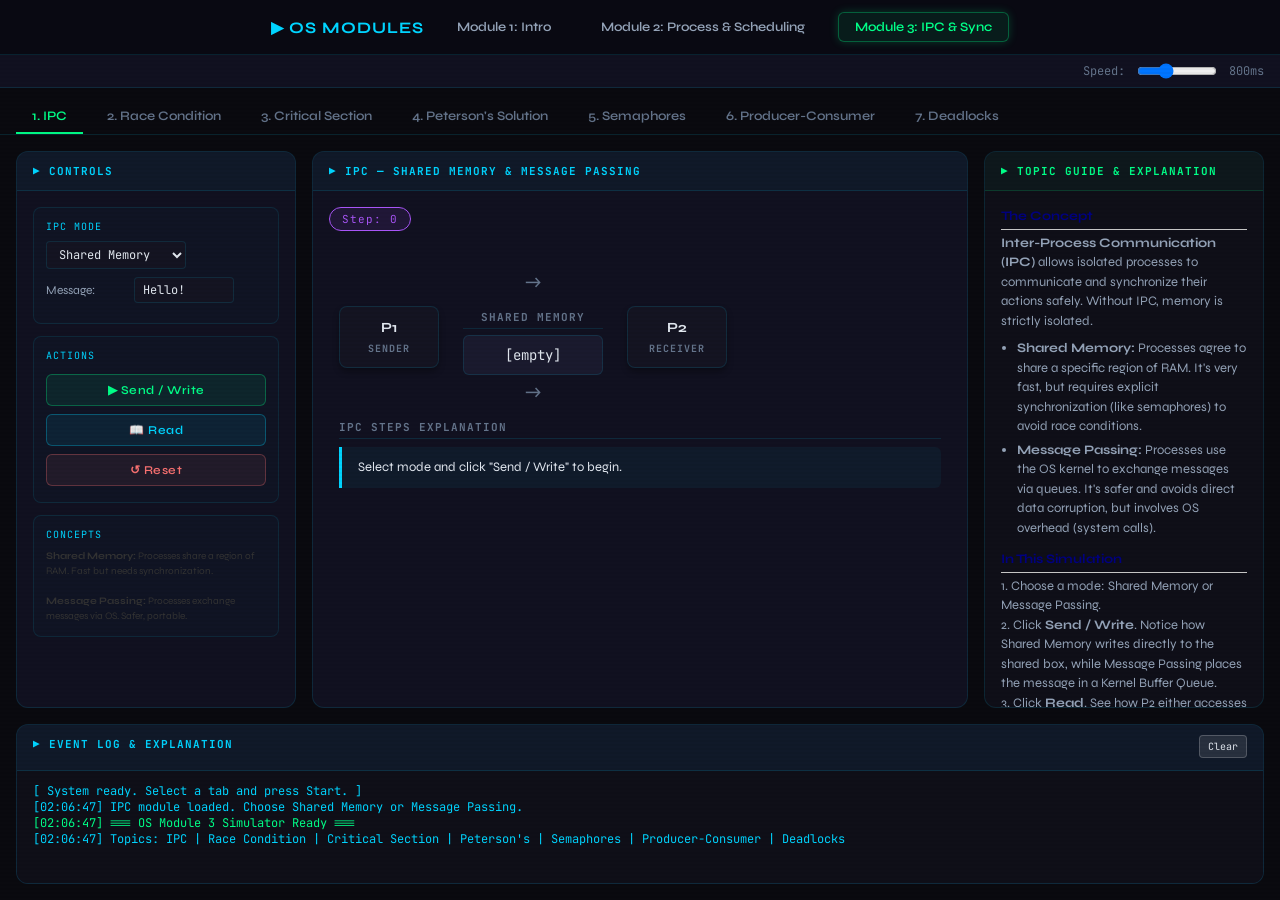
<file: index.html>
<!DOCTYPE html>
<html lang="en">

<head>
  <meta charset="UTF-8">
  <meta name="viewport" content="width=device-width, initial-scale=1.0">
  <title>OS Module 3 - IPC, Synchronization & Deadlocks Simulator</title>
  <link rel="stylesheet" href="style.css">
</head>

<body>
  <!-- GLOBAL OS MODULES NAV BAR -->
  <div style="background: rgba(10,10,20,0.95); border-bottom: 1px solid rgba(0,212,255,0.12); padding: 12px 20px; display: flex; gap: 16px; align-items: center; flex-wrap: wrap; justify-content: center; font-family: 'Syne', sans-serif; width: 100%; z-index: 10000; position: relative; box-sizing: border-box;">
    <span style="color: #00d4ff; font-weight: 700; font-size: 16px; letter-spacing: 1px;">▶ OS MODULES</span>
    <a href="osmod1.html" style="text-decoration: none; padding: 6px 16px; border-radius: 6px; font-size: 13px; font-weight: 600; color: #94a3b8; background: transparent; border: 1px solid transparent;">Module 1: Intro</a>
    <a href="osmod2.html" style="text-decoration: none; padding: 6px 16px; border-radius: 6px; font-size: 13px; font-weight: 600; color: #94a3b8; background: transparent; border: 1px solid transparent;">Module 2: Process & Scheduling</a>
    <a href="index.html" style="text-decoration: none; padding: 6px 16px; border-radius: 6px; font-size: 13px; font-weight: 600; color: #00ff88; background: rgba(0,255,136,0.08); border: 1px solid rgba(0,255,136,0.3); box-shadow: 0 0 10px rgba(0,255,136,0.2);">Module 3: IPC & Sync</a>
  </div>



  <!-- MENUBAR -->
  <div class="menubar">

    <span class="menu-right">Speed: <input type="range" id="globalSpeed" min="200" max="2000" value="800"
        style="width:80px;vertical-align:middle;"> <span id="speedLabel">800ms</span></span>
  </div>

  <!-- TAB BAR -->
  <div class="tabbar">
    <button class="tab active" data-tab="ipc">1. IPC</button>
    <button class="tab" data-tab="race">2. Race Condition</button>
    <button class="tab" data-tab="critical">3. Critical Section</button>
    <button class="tab" data-tab="peterson">4. Peterson's Solution</button>
    <button class="tab" data-tab="semaphore">5. Semaphores</button>
    <button class="tab" data-tab="prodcons">6. Producer-Consumer</button>
    <button class="tab" data-tab="deadlock">7. Deadlocks</button>
  </div>

  <!-- MAIN LAYOUT -->
  <div class="main-layout">

    <!-- LEFT PANEL: Controls -->
    <div class="panel left-panel" id="leftPanel">
      <div class="panel-title">▶ Controls</div>
      <div class="panel-body" id="controlsBody">
        <!-- Injected per tab -->
      </div>
    </div>

    <!-- CENTER PANEL: Visualization -->
    <div class="panel center-panel">
      <div class="panel-title" id="vizTitle">▶ Visualization</div>
      <div class="panel-body viz-body" id="vizBody">
        <!-- Injected per tab -->
      </div>
    </div>

    <!-- RIGHT PANEL: Explanation -->
    <div class="panel right-panel" id="rightPanel" style="width: 280px; flex-shrink: 0; background: #fdfdfd; overflow-y: auto;">
      <div class="panel-title">▶ Topic Guide & Explanation</div>
      <div class="panel-body" id="topicExplanationText" style="font-size: 12px; line-height: 1.5; color: #222;">
        <!-- Explanation injected per tab -->
      </div>
    </div>

  </div>

  <!-- BOTTOM PANEL: Logs -->
  <div class="panel bottom-panel">
    <div class="panel-title">
      ▶ Event Log &amp; Explanation
      <button class="btn-small" onclick="clearLog()" style="float:right;margin-top:-2px;">Clear</button>
    </div>
    <div class="log-area" id="logArea">
      <div class="log-info">[ System ready. Select a tab and press Start. ]</div>
    </div>
  </div>

  <!-- TOOLTIP -->
  <div id="tooltip" class="tooltip" style="display:none;"></div>

  <script src="sim.js"></script>
</body>

</html>
</file>
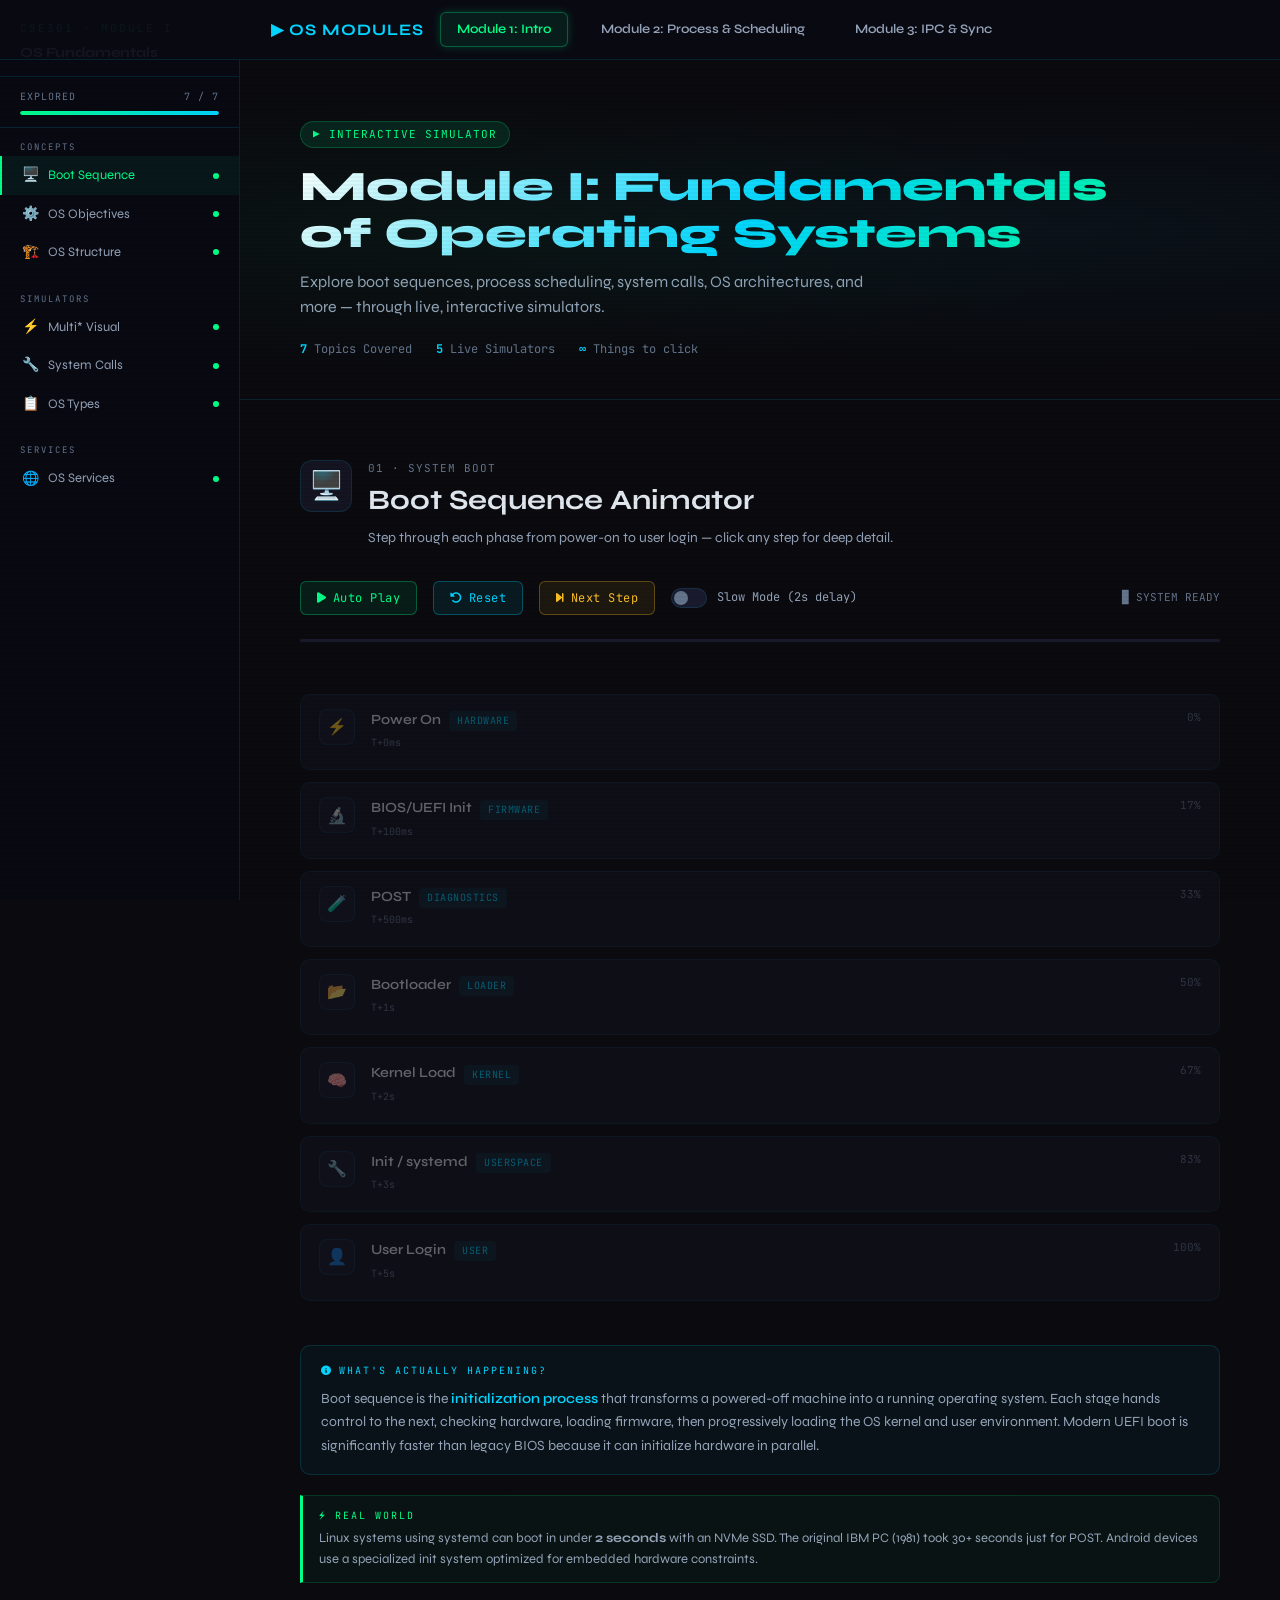
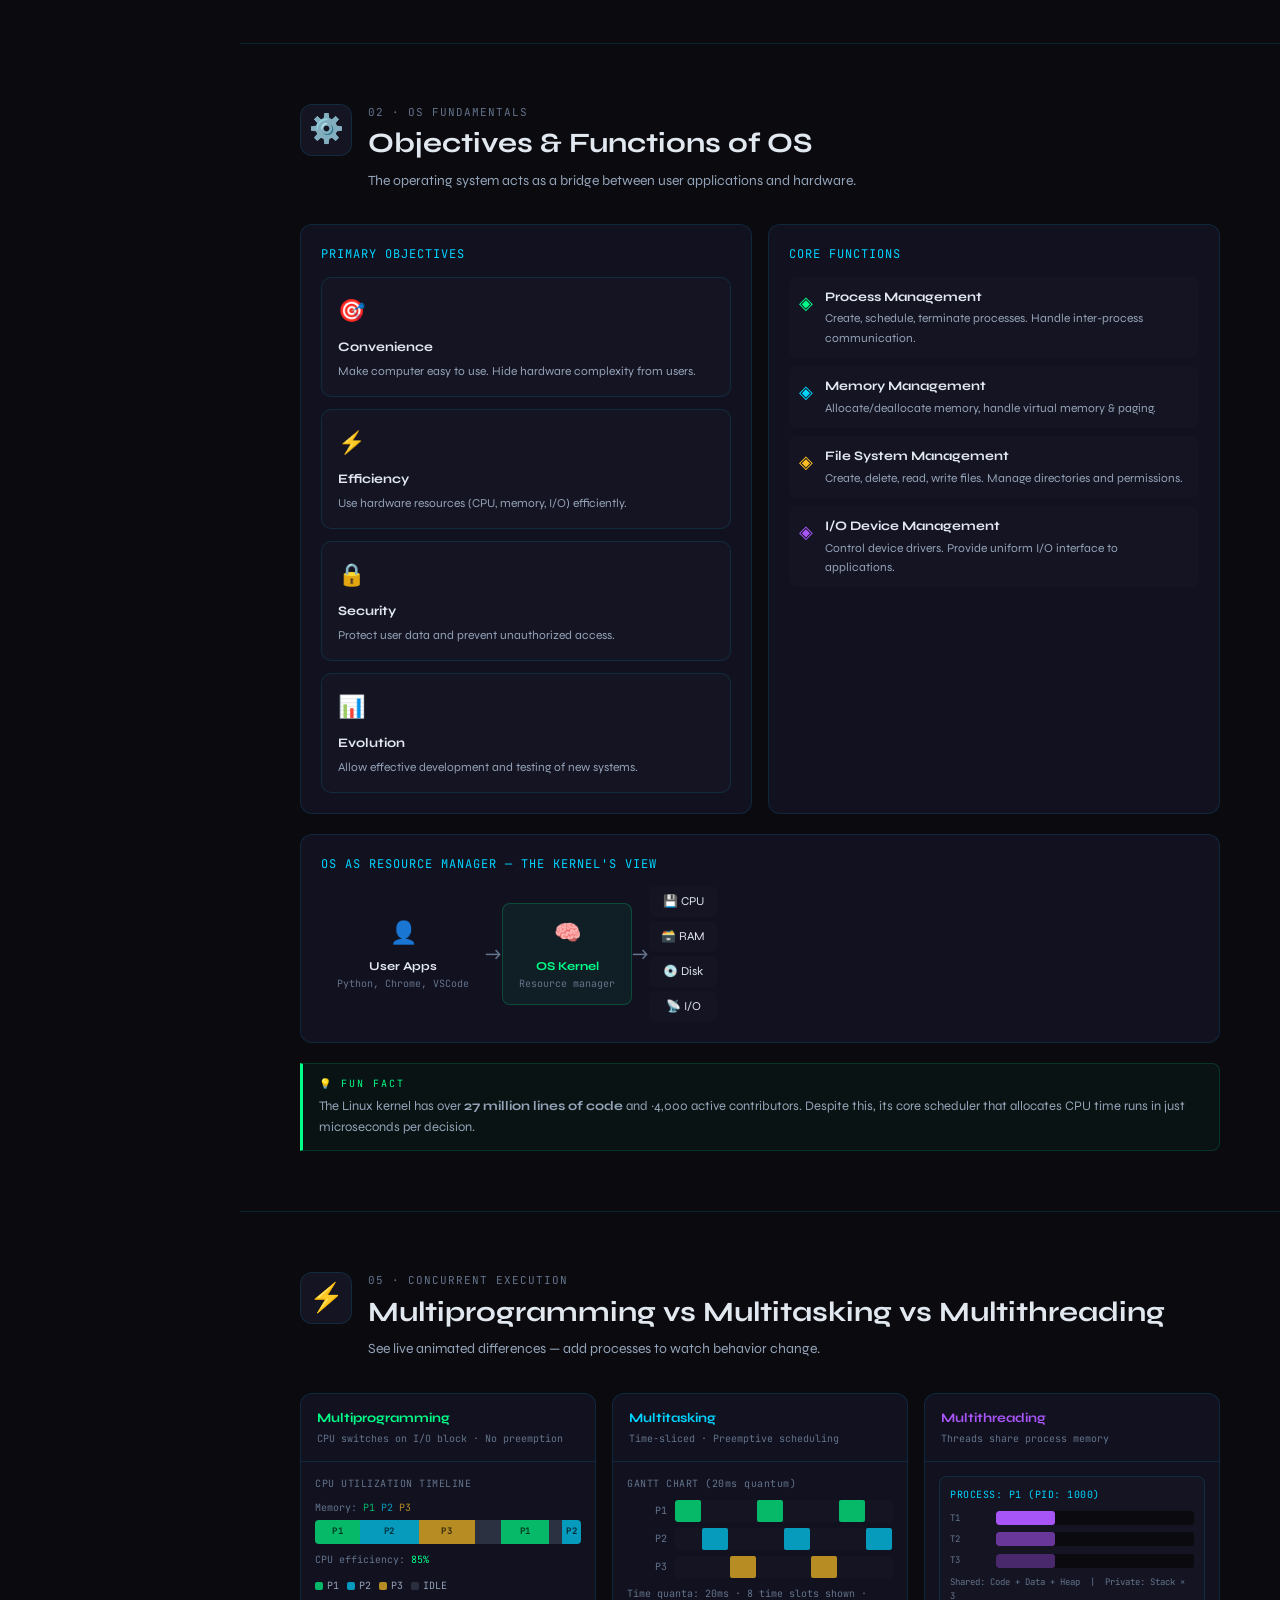
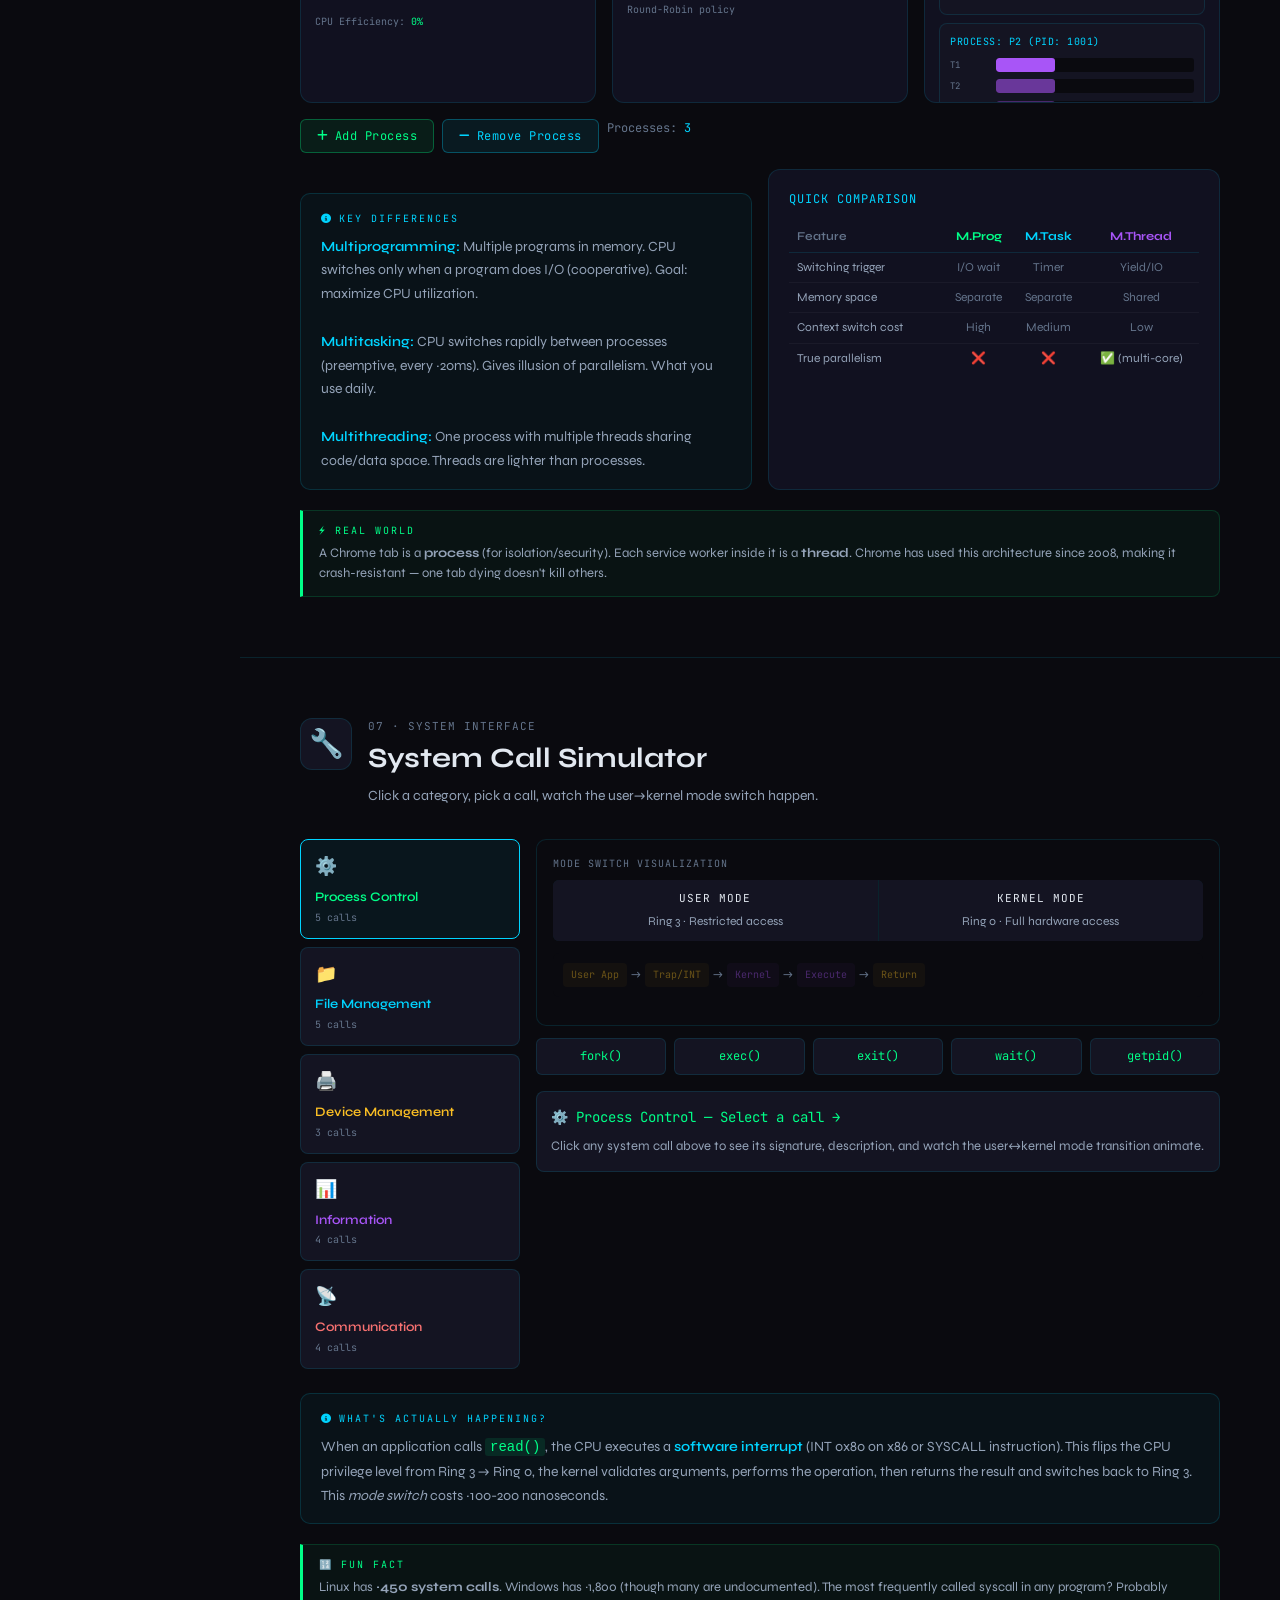
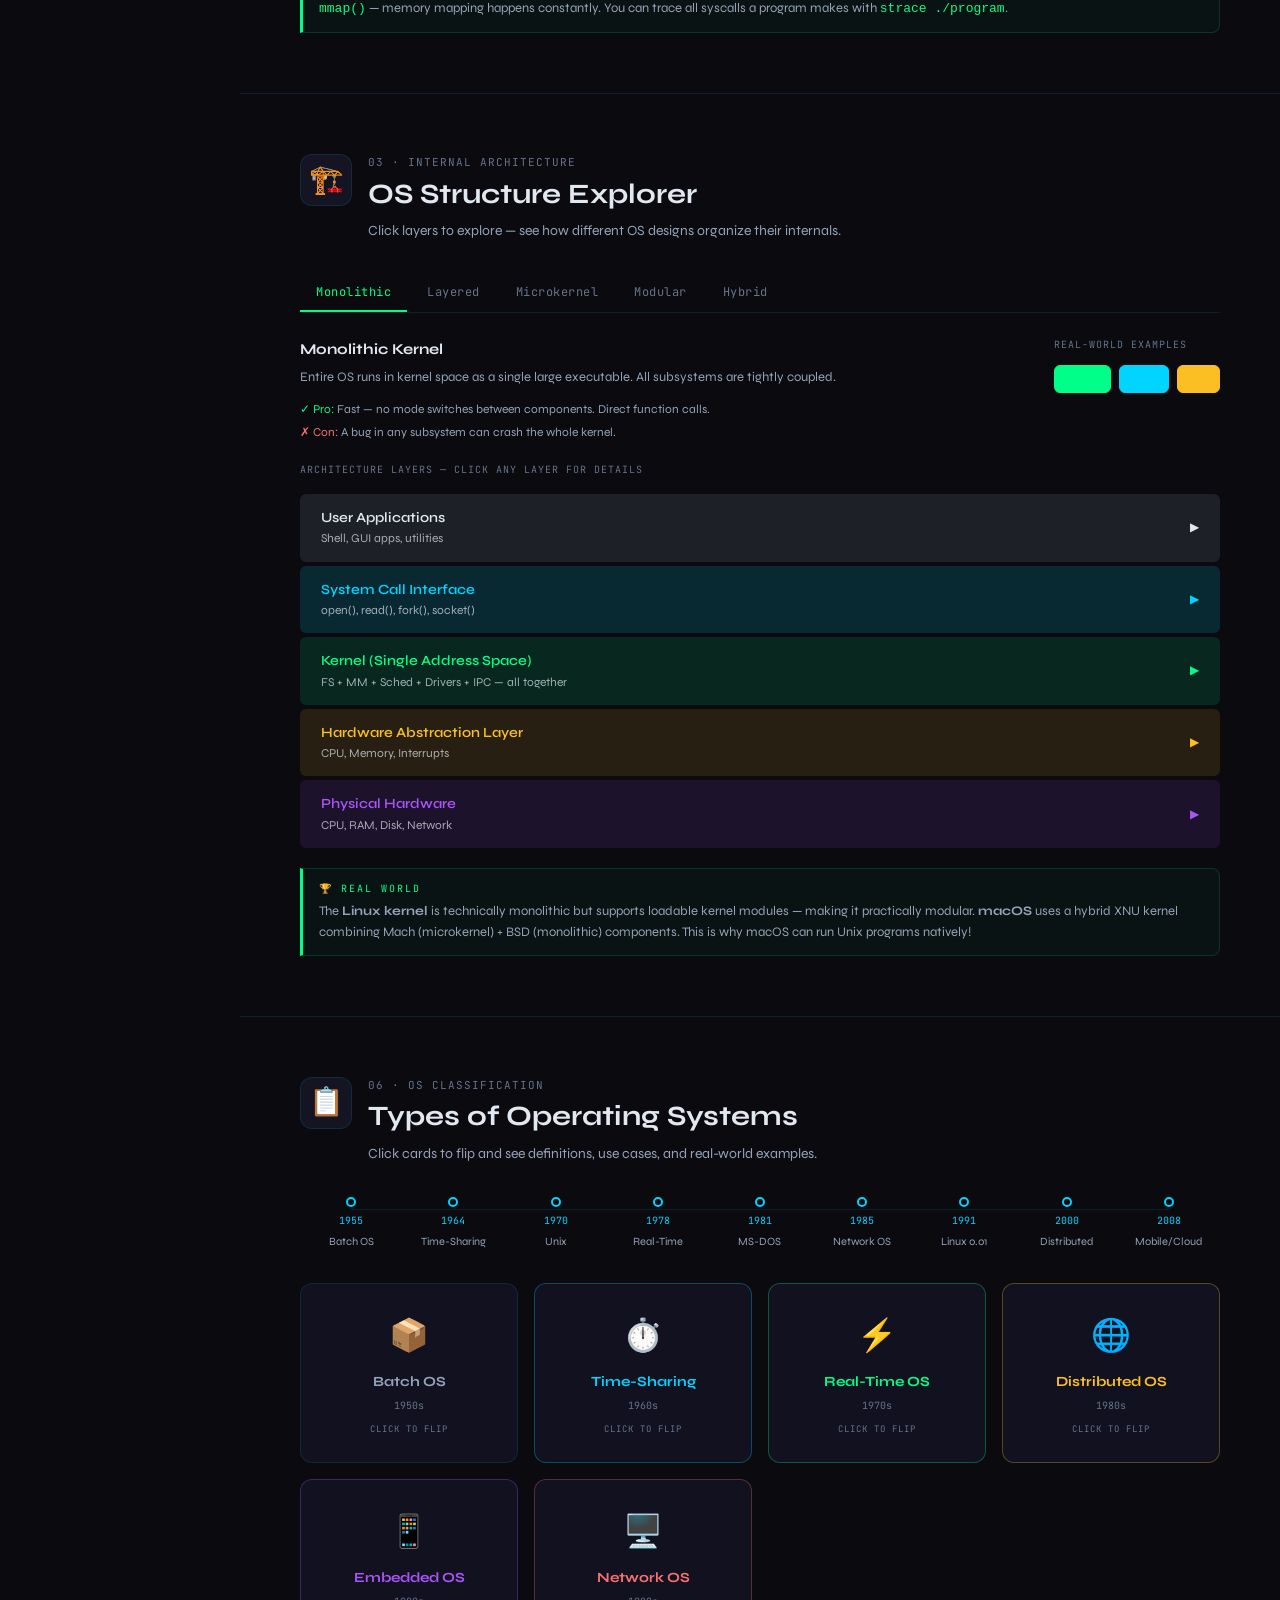
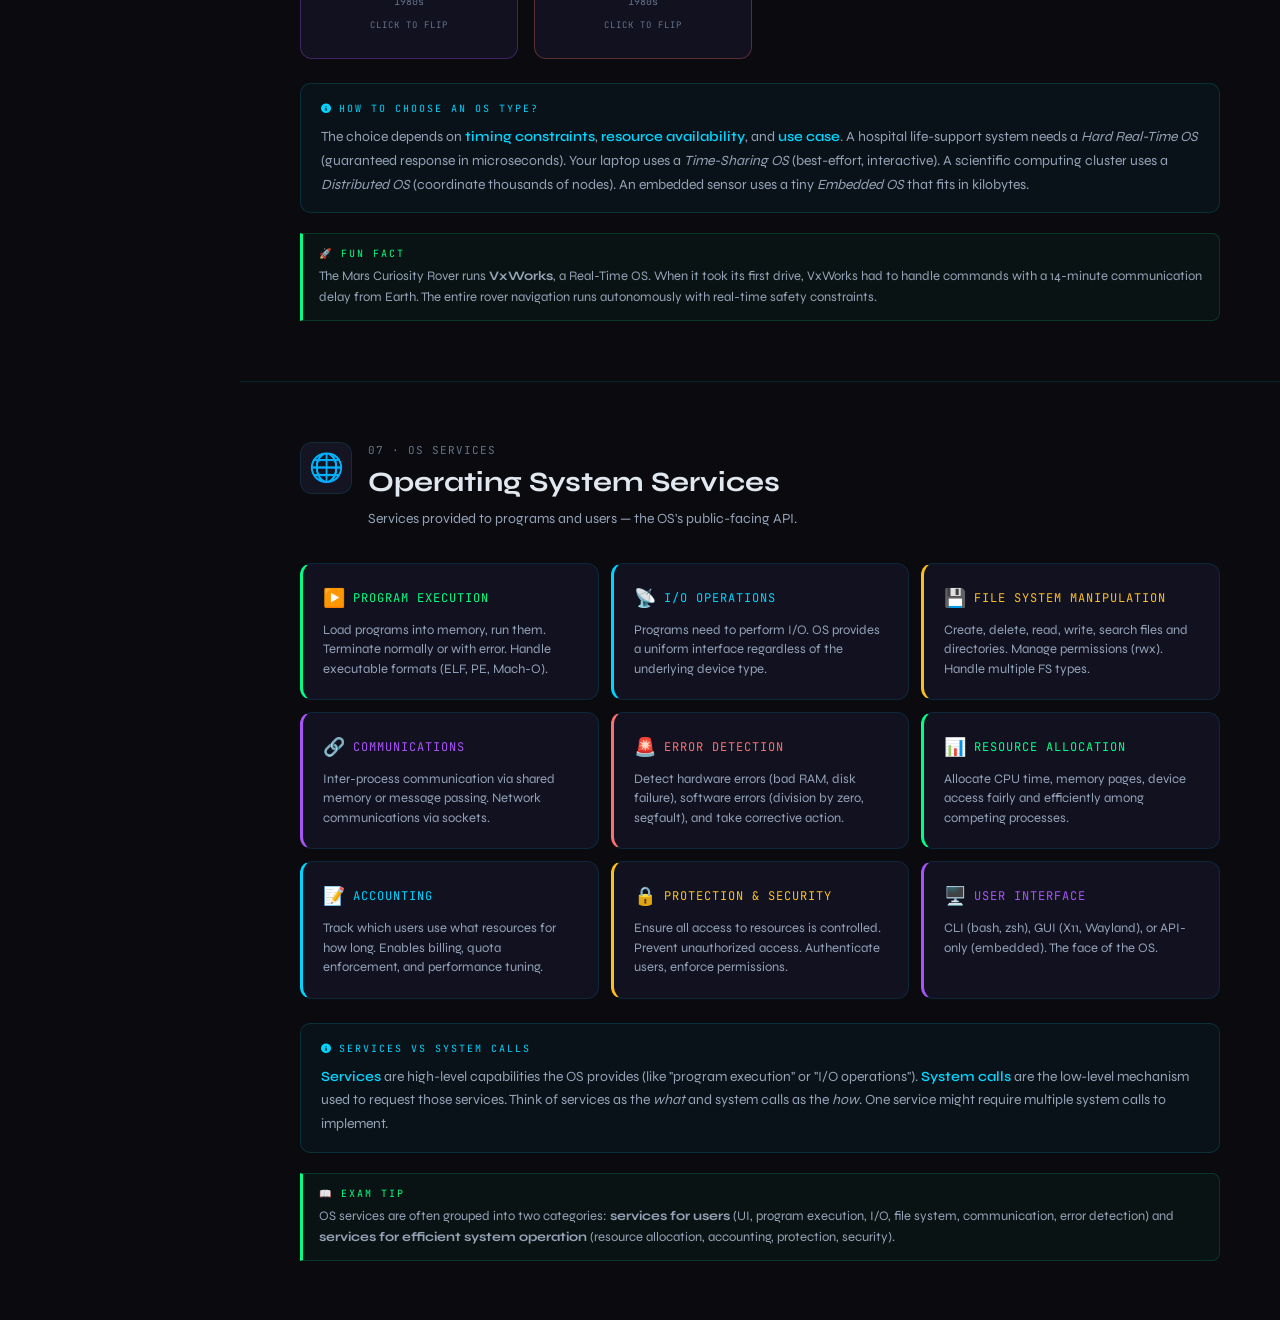
<file: osmod1.html>
<!DOCTYPE html>
<html lang="en">
<head>
<meta charset="UTF-8">
<meta name="viewport" content="width=device-width, initial-scale=1.0">
<title>OS Module I — Interactive Simulator</title>
<link rel="preconnect" href="https://fonts.googleapis.com">
<link rel="preconnect" href="https://fonts.gstatic.com" crossorigin>
<link href="https://fonts.googleapis.com/css2?family=JetBrains+Mono:wght@400;500;700&family=Syne:wght@400;600;700;800&display=swap" rel="stylesheet">
<link rel="stylesheet" href="https://cdnjs.cloudflare.com/ajax/libs/font-awesome/6.5.0/css/all.min.css">
<style>
:root {
  --bg: #0a0a0f;
  --bg2: #0f0f18;
  --bg3: #141422;
  --bg4: #1a1a2e;
  --panel: #111120;
  --border: rgba(0,212,255,0.12);
  --border2: rgba(0,255,136,0.15);
  --green: #00ff88;
  --cyan: #00d4ff;
  --purple: #a855f7;
  --amber: #fbbf24;
  --red: #f87171;
  --text: #e2e8f0;
  --text2: #94a3b8;
  --text3: #64748b;
  --mono: 'JetBrains Mono', monospace;
  --sans: 'Syne', sans-serif;
  --glow-green: 0 0 20px rgba(0,255,136,0.3);
  --glow-cyan: 0 0 20px rgba(0,212,255,0.3);
}

*, *::before, *::after { box-sizing: border-box; margin: 0; padding: 0; }

html { scroll-behavior: smooth; }

body {
  background: var(--bg);
  color: var(--text);
  font-family: var(--sans);
  font-size: 16px;
  line-height: 1.6;
  min-height: 100vh;
  overflow-x: hidden;
}

/* Scanline effect */
body::before {
  content: '';
  position: fixed;
  inset: 0;
  background: repeating-linear-gradient(0deg, transparent, transparent 2px, rgba(0,0,0,0.03) 2px, rgba(0,0,0,0.03) 4px);
  pointer-events: none;
  z-index: 1000;
}

/* ── SIDEBAR ── */
#sidebar {
  position: fixed;
  left: 0; top: 0;
  width: 240px;
  height: 100vh;
  background: rgba(10,10,20,0.95);
  border-right: 1px solid var(--border);
  backdrop-filter: blur(10px);
  z-index: 100;
  display: flex;
  flex-direction: column;
  overflow-y: auto;
  transition: transform 0.3s;
}

.sidebar-logo {
  padding: 20px 20px 12px;
  border-bottom: 1px solid var(--border);
}

.sidebar-logo .logo-text {
  font-family: var(--mono);
  font-size: 11px;
  color: var(--green);
  letter-spacing: 2px;
  text-transform: uppercase;
}

.sidebar-logo .logo-title {
  font-size: 14px;
  font-weight: 700;
  color: var(--text);
  margin-top: 4px;
}

.progress-bar-wrap {
  padding: 12px 20px;
  border-bottom: 1px solid var(--border);
}

.progress-label {
  font-family: var(--mono);
  font-size: 10px;
  color: var(--text3);
  letter-spacing: 1px;
  text-transform: uppercase;
  margin-bottom: 6px;
  display: flex;
  justify-content: space-between;
}

.progress-bar-bg {
  height: 4px;
  background: var(--bg4);
  border-radius: 2px;
  overflow: hidden;
}

.progress-bar-fill {
  height: 100%;
  background: linear-gradient(90deg, var(--green), var(--cyan));
  border-radius: 2px;
  transition: width 0.6s ease;
  width: 0%;
}

.nav-section {
  padding: 8px 0;
}

.nav-section-title {
  font-family: var(--mono);
  font-size: 9px;
  color: var(--text3);
  letter-spacing: 2px;
  text-transform: uppercase;
  padding: 4px 20px 2px;
}

.nav-item {
  display: flex;
  align-items: center;
  gap: 10px;
  padding: 8px 20px;
  font-size: 13px;
  color: var(--text2);
  cursor: pointer;
  border-left: 2px solid transparent;
  transition: all 0.2s;
  text-decoration: none;
}

.nav-item:hover {
  color: var(--cyan);
  background: rgba(0,212,255,0.05);
  border-left-color: var(--cyan);
}

.nav-item.active {
  color: var(--green);
  background: rgba(0,255,136,0.06);
  border-left-color: var(--green);
}

.nav-item .nav-icon {
  font-size: 14px;
  width: 16px;
  text-align: center;
}

.nav-item .nav-explored {
  margin-left: auto;
  width: 6px; height: 6px;
  border-radius: 50%;
  background: var(--green);
  display: none;
}

.nav-item.explored .nav-explored { display: block; }

/* ── MAIN ── */
#main {
  margin-left: 240px;
  min-height: 100vh;
}

/* ── HERO ── */
#hero {
  padding: 60px 60px 40px;
  border-bottom: 1px solid var(--border);
  position: relative;
  overflow: hidden;
}

.hero-bg {
  position: absolute;
  inset: 0;
  background: radial-gradient(ellipse at 20% 50%, rgba(0,255,136,0.04) 0%, transparent 60%),
              radial-gradient(ellipse at 80% 50%, rgba(0,212,255,0.04) 0%, transparent 60%);
  pointer-events: none;
}

.hero-badge {
  font-family: var(--mono);
  font-size: 11px;
  color: var(--green);
  background: rgba(0,255,136,0.1);
  border: 1px solid rgba(0,255,136,0.2);
  border-radius: 20px;
  padding: 4px 12px;
  display: inline-block;
  margin-bottom: 16px;
  letter-spacing: 1px;
}

.hero-title {
  font-size: 42px;
  font-weight: 800;
  line-height: 1.1;
  background: linear-gradient(135deg, #fff 0%, var(--cyan) 50%, var(--green) 100%);
  -webkit-background-clip: text;
  -webkit-text-fill-color: transparent;
  background-clip: text;
  margin-bottom: 12px;
}

.hero-sub {
  font-size: 16px;
  color: var(--text2);
  max-width: 600px;
  margin-bottom: 20px;
}

.hero-stats {
  display: flex;
  gap: 24px;
  flex-wrap: wrap;
}

.hero-stat {
  font-family: var(--mono);
  font-size: 12px;
  color: var(--text3);
}

.hero-stat span {
  color: var(--cyan);
  font-weight: 700;
}

/* ── SECTIONS ── */
.section {
  padding: 60px;
  border-bottom: 1px solid var(--border);
  position: relative;
}

.section-header {
  display: flex;
  align-items: flex-start;
  gap: 16px;
  margin-bottom: 32px;
}

.section-icon {
  font-size: 28px;
  width: 52px; height: 52px;
  display: flex;
  align-items: center;
  justify-content: center;
  background: var(--bg3);
  border: 1px solid var(--border);
  border-radius: 12px;
  flex-shrink: 0;
}

.section-title {
  font-size: 28px;
  font-weight: 700;
  color: var(--text);
  margin-bottom: 4px;
}

.section-desc {
  font-size: 14px;
  color: var(--text2);
}

.section-num {
  font-family: var(--mono);
  font-size: 11px;
  color: var(--text3);
  letter-spacing: 1px;
  text-transform: uppercase;
}

/* ── CARDS ── */
.card {
  background: var(--panel);
  border: 1px solid var(--border);
  border-radius: 12px;
  padding: 20px;
}

.card-title {
  font-family: var(--mono);
  font-size: 12px;
  color: var(--cyan);
  letter-spacing: 1px;
  text-transform: uppercase;
  margin-bottom: 12px;
}

/* ── INFO BOX ── */
.info-box {
  background: rgba(0,212,255,0.04);
  border: 1px solid rgba(0,212,255,0.15);
  border-radius: 10px;
  padding: 16px 20px;
  margin-top: 24px;
  font-size: 14px;
  color: var(--text2);
  line-height: 1.7;
}

.info-box strong {
  color: var(--cyan);
  font-weight: 600;
}

.info-box-title {
  font-family: var(--mono);
  font-size: 10px;
  color: var(--cyan);
  letter-spacing: 2px;
  text-transform: uppercase;
  margin-bottom: 8px;
  display: flex;
  align-items: center;
  gap: 6px;
}

/* ── FUN FACT ── */
.fun-fact {
  background: rgba(0,255,136,0.04);
  border: 1px solid rgba(0,255,136,0.15);
  border-left: 3px solid var(--green);
  border-radius: 0 8px 8px 0;
  padding: 12px 16px;
  margin-top: 20px;
  font-size: 13px;
  color: var(--text2);
}

.fun-fact-label {
  font-family: var(--mono);
  font-size: 10px;
  color: var(--green);
  letter-spacing: 2px;
  text-transform: uppercase;
  margin-bottom: 4px;
}

/* ── BTN ── */
.btn {
  font-family: var(--mono);
  font-size: 12px;
  padding: 8px 16px;
  border-radius: 6px;
  border: 1px solid;
  cursor: pointer;
  transition: all 0.2s;
  letter-spacing: 0.5px;
}

.btn-green {
  color: var(--green);
  border-color: rgba(0,255,136,0.3);
  background: rgba(0,255,136,0.08);
}
.btn-green:hover {
  background: rgba(0,255,136,0.15);
  box-shadow: var(--glow-green);
}

.btn-cyan {
  color: var(--cyan);
  border-color: rgba(0,212,255,0.3);
  background: rgba(0,212,255,0.08);
}
.btn-cyan:hover {
  background: rgba(0,212,255,0.15);
  box-shadow: var(--glow-cyan);
}

.btn-amber {
  color: var(--amber);
  border-color: rgba(251,191,36,0.3);
  background: rgba(251,191,36,0.08);
}
.btn-amber:hover { background: rgba(251,191,36,0.15); }

/* ── TAG ── */
.tag {
  font-family: var(--mono);
  font-size: 10px;
  padding: 2px 8px;
  border-radius: 4px;
  letter-spacing: 0.5px;
}
.tag-green { color: var(--green); background: rgba(0,255,136,0.1); }
.tag-cyan  { color: var(--cyan); background: rgba(0,212,255,0.1); }
.tag-amber { color: var(--amber); background: rgba(251,191,36,0.1); }
.tag-red   { color: var(--red); background: rgba(248,113,113,0.1); }
.tag-purple{ color: var(--purple); background: rgba(168,85,247,0.1); }

/* ── TOGGLE ── */
.toggle-wrap {
  display: flex;
  align-items: center;
  gap: 10px;
  font-family: var(--mono);
  font-size: 12px;
  color: var(--text2);
  cursor: pointer;
  user-select: none;
}

.toggle {
  width: 36px; height: 20px;
  background: var(--bg4);
  border: 1px solid var(--border);
  border-radius: 10px;
  position: relative;
  transition: background 0.2s;
}

.toggle::after {
  content: '';
  position: absolute;
  left: 2px; top: 2px;
  width: 14px; height: 14px;
  border-radius: 50%;
  background: var(--text3);
  transition: all 0.2s;
}

.toggle.on {
  background: rgba(0,255,136,0.2);
  border-color: var(--green);
}
.toggle.on::after {
  left: 18px;
  background: var(--green);
}

/* ── GRID ── */
.grid-2 { display: grid; grid-template-columns: 1fr 1fr; gap: 16px; }
.grid-3 { display: grid; grid-template-columns: 1fr 1fr 1fr; gap: 16px; }

/* ── TABS ── */
.tabs {
  display: flex;
  gap: 4px;
  border-bottom: 1px solid var(--border);
  margin-bottom: 24px;
  overflow-x: auto;
}

.tab {
  font-family: var(--mono);
  font-size: 12px;
  padding: 8px 16px;
  border-bottom: 2px solid transparent;
  color: var(--text3);
  cursor: pointer;
  transition: all 0.2s;
  white-space: nowrap;
  letter-spacing: 0.5px;
}

.tab:hover { color: var(--text2); }
.tab.active { color: var(--green); border-bottom-color: var(--green); }

/* ─────────────────────────────────────────
   1. BOOT SEQUENCE
───────────────────────────────────────── */
#boot-timeline {
  position: relative;
  padding: 20px 0;
}

.boot-progress-bar {
  height: 3px;
  background: var(--bg4);
  border-radius: 2px;
  margin-bottom: 32px;
  overflow: hidden;
}

.boot-progress-fill {
  height: 100%;
  background: linear-gradient(90deg, var(--green), var(--cyan));
  border-radius: 2px;
  width: 0%;
  transition: width 0.5s ease;
}

.boot-steps {
  display: flex;
  flex-direction: column;
  gap: 12px;
}

.boot-step {
  display: flex;
  align-items: flex-start;
  gap: 16px;
  padding: 14px 18px;
  background: var(--bg3);
  border: 1px solid var(--border);
  border-radius: 10px;
  cursor: pointer;
  transition: all 0.3s;
  opacity: 0.4;
}

.boot-step:hover { border-color: rgba(0,212,255,0.3); opacity: 0.7; }
.boot-step.active {
  opacity: 1;
  border-color: var(--cyan);
  background: rgba(0,212,255,0.06);
  box-shadow: var(--glow-cyan);
}
.boot-step.done {
  opacity: 0.8;
  border-color: rgba(0,255,136,0.25);
}

.boot-step-icon {
  width: 36px; height: 36px;
  border-radius: 8px;
  background: var(--bg4);
  border: 1px solid var(--border);
  display: flex;
  align-items: center;
  justify-content: center;
  font-size: 16px;
  flex-shrink: 0;
  transition: all 0.3s;
}

.boot-step.active .boot-step-icon {
  background: rgba(0,212,255,0.15);
  border-color: var(--cyan);
}

.boot-step.done .boot-step-icon {
  background: rgba(0,255,136,0.1);
  border-color: var(--green);
}

.boot-step-name {
  font-weight: 600;
  font-size: 14px;
  color: var(--text);
  margin-bottom: 2px;
}

.boot-step-time {
  font-family: var(--mono);
  font-size: 10px;
  color: var(--text3);
  margin-bottom: 4px;
}

.boot-step-desc {
  font-size: 13px;
  color: var(--text2);
  line-height: 1.5;
  display: none;
}

.boot-step.active .boot-step-desc,
.boot-step.done .boot-step-desc { display: block; }

.boot-step-detail {
  margin-top: 8px;
  font-family: var(--mono);
  font-size: 11px;
  color: var(--green);
  background: var(--bg);
  border: 1px solid rgba(0,255,136,0.1);
  border-radius: 6px;
  padding: 8px 12px;
  line-height: 1.8;
  display: none;
}

.boot-step.active .boot-step-detail { display: block; }

.boot-controls {
  display: flex;
  align-items: center;
  gap: 16px;
  margin-bottom: 24px;
  flex-wrap: wrap;
}

.boot-status {
  font-family: var(--mono);
  font-size: 11px;
  color: var(--text3);
  margin-left: auto;
}

.boot-status .blink {
  animation: blink 1s step-end infinite;
}

@keyframes blink {
  0%,100%{opacity:1} 50%{opacity:0}
}

/* ─────────────────────────────────────────
   2. MULTI PANELS
───────────────────────────────────────── */
.multi-grid {
  display: grid;
  grid-template-columns: 1fr 1fr 1fr;
  gap: 16px;
}

.multi-panel {
  background: var(--panel);
  border: 1px solid var(--border);
  border-radius: 12px;
  overflow: hidden;
}

.multi-panel-header {
  padding: 14px 16px;
  border-bottom: 1px solid var(--border);
}

.multi-panel-title {
  font-size: 13px;
  font-weight: 700;
  margin-bottom: 2px;
}

.multi-panel-sub {
  font-family: var(--mono);
  font-size: 10px;
  color: var(--text3);
}

.multi-panel-body {
  padding: 14px;
  height: 240px;
  position: relative;
  overflow: hidden;
}

/* Multiprogramming */
.mp-cpu-bar {
  height: 24px;
  background: var(--bg3);
  border-radius: 4px;
  margin-bottom: 8px;
  overflow: hidden;
  position: relative;
  display: flex;
}

.mp-seg {
  height: 100%;
  display: flex;
  align-items: center;
  justify-content: center;
  font-family: var(--mono);
  font-size: 9px;
  font-weight: 700;
  letter-spacing: 0.5px;
  transition: width 0.3s;
}

.mp-legend {
  display: flex;
  gap: 8px;
  flex-wrap: wrap;
  margin-top: 10px;
}

.mp-legend-item {
  display: flex;
  align-items: center;
  gap: 4px;
  font-family: var(--mono);
  font-size: 10px;
  color: var(--text2);
}

.mp-legend-dot {
  width: 8px; height: 8px;
  border-radius: 2px;
}

/* Gantt chart for multitasking */
.gantt-row {
  display: flex;
  align-items: center;
  gap: 8px;
  margin-bottom: 6px;
  height: 22px;
}

.gantt-label {
  font-family: var(--mono);
  font-size: 10px;
  color: var(--text3);
  width: 40px;
  flex-shrink: 0;
  text-align: right;
}

.gantt-track {
  flex: 1;
  height: 100%;
  background: var(--bg3);
  border-radius: 3px;
  position: relative;
  overflow: hidden;
}

.gantt-block {
  position: absolute;
  height: 100%;
  border-radius: 2px;
  transition: all 0.3s;
}

/* Multithreading */
.thread-process {
  background: var(--bg3);
  border: 1px solid var(--border);
  border-radius: 8px;
  padding: 10px;
  margin-bottom: 8px;
}

.thread-process-label {
  font-family: var(--mono);
  font-size: 10px;
  color: var(--cyan);
  margin-bottom: 8px;
  letter-spacing: 0.5px;
}

.thread-lanes {
  display: flex;
  flex-direction: column;
  gap: 4px;
}

.thread-lane {
  height: 14px;
  background: var(--bg);
  border-radius: 3px;
  overflow: hidden;
  position: relative;
}

.thread-pulse {
  position: absolute;
  height: 100%;
  border-radius: 3px;
  width: 30%;
  animation: threadPulse 2s ease-in-out infinite;
}

@keyframes threadPulse {
  0%   { left: -30%; opacity: 0; }
  20%  { opacity: 1; }
  80%  { opacity: 1; }
  100% { left: 100%; opacity: 0; }
}

.multi-controls {
  display: flex;
  gap: 8px;
  margin-top: 16px;
  flex-wrap: wrap;
}

/* ─────────────────────────────────────────
   3. SYSTEM CALL SIMULATOR
───────────────────────────────────────── */
.syscall-layout {
  display: grid;
  grid-template-columns: 220px 1fr;
  gap: 16px;
}

.syscall-cats {
  display: flex;
  flex-direction: column;
  gap: 8px;
}

.syscall-cat {
  padding: 12px 14px;
  background: var(--bg3);
  border: 1px solid var(--border);
  border-radius: 8px;
  cursor: pointer;
  transition: all 0.2s;
}

.syscall-cat:hover {
  border-color: rgba(0,212,255,0.3);
}

.syscall-cat.active {
  border-color: var(--cyan);
  background: rgba(0,212,255,0.06);
}

.syscall-cat-name {
  font-size: 13px;
  font-weight: 600;
  margin-bottom: 2px;
}

.syscall-cat-icon {
  font-size: 18px;
  margin-bottom: 6px;
}

.syscall-cat-count {
  font-family: var(--mono);
  font-size: 10px;
  color: var(--text3);
}

.syscall-main {}

.syscall-calls-grid {
  display: grid;
  grid-template-columns: repeat(auto-fill, minmax(120px, 1fr));
  gap: 8px;
  margin-bottom: 16px;
}

.syscall-chip {
  padding: 8px 12px;
  background: var(--bg3);
  border: 1px solid var(--border);
  border-radius: 6px;
  font-family: var(--mono);
  font-size: 12px;
  color: var(--green);
  cursor: pointer;
  transition: all 0.2s;
  text-align: center;
}

.syscall-chip:hover {
  background: rgba(0,255,136,0.08);
  border-color: rgba(0,255,136,0.3);
  box-shadow: var(--glow-green);
}

.syscall-chip.active {
  background: rgba(0,255,136,0.12);
  border-color: var(--green);
}

/* Mode switch animation */
.mode-switch {
  background: var(--bg);
  border: 1px solid var(--border);
  border-radius: 10px;
  padding: 16px;
  position: relative;
  overflow: hidden;
}

.mode-layers {
  display: grid;
  grid-template-columns: 1fr 1fr;
  gap: 1px;
  background: var(--border);
  border-radius: 6px;
  overflow: hidden;
  margin-bottom: 12px;
}

.mode-layer {
  padding: 10px 14px;
  text-align: center;
  transition: all 0.4s;
}

.mode-layer-user {
  background: var(--bg3);
}

.mode-layer-kernel {
  background: var(--bg3);
}

.mode-layer.highlighted-user {
  background: rgba(251,191,36,0.15);
}

.mode-layer.highlighted-kernel {
  background: rgba(168,85,247,0.15);
}

.mode-label {
  font-family: var(--mono);
  font-size: 11px;
  letter-spacing: 1px;
  text-transform: uppercase;
  margin-bottom: 4px;
}

.mode-user .mode-label { color: var(--amber); }
.mode-kernel .mode-label { color: var(--purple); }

.mode-desc {
  font-size: 12px;
  color: var(--text2);
}

.syscall-flow {
  display: flex;
  align-items: center;
  gap: 4px;
  flex-wrap: wrap;
  margin: 12px 0;
  padding: 10px;
  background: var(--bg);
  border-radius: 6px;
}

.flow-step {
  font-family: var(--mono);
  font-size: 10px;
  padding: 4px 8px;
  border-radius: 4px;
  opacity: 0.4;
  transition: opacity 0.3s, background 0.3s;
  white-space: nowrap;
}

.flow-step.lit { opacity: 1; }
.flow-step.user-step { color: var(--amber); background: rgba(251,191,36,0.1); }
.flow-step.kernel-step { color: var(--purple); background: rgba(168,85,247,0.1); }
.flow-arrow { color: var(--text3); font-size: 12px; }

.syscall-desc-box {
  background: var(--bg3);
  border: 1px solid var(--border);
  border-radius: 8px;
  padding: 14px;
}

.syscall-desc-name {
  font-family: var(--mono);
  font-size: 14px;
  color: var(--green);
  margin-bottom: 4px;
}

.syscall-desc-sig {
  font-family: var(--mono);
  font-size: 11px;
  color: var(--text3);
  margin-bottom: 8px;
}

.syscall-desc-text {
  font-size: 13px;
  color: var(--text2);
  line-height: 1.6;
}

/* ─────────────────────────────────────────
   4. OS STRUCTURE EXPLORER
───────────────────────────────────────── */
.structure-tab-content {
  display: none;
}
.structure-tab-content.active { display: block; }

.layer-diagram {
  display: flex;
  flex-direction: column;
  gap: 4px;
  margin: 16px 0;
}

.layer-item {
  padding: 12px 20px;
  border-radius: 6px;
  cursor: pointer;
  transition: all 0.2s;
  display: flex;
  align-items: center;
  justify-content: space-between;
  border: 1px solid transparent;
}

.layer-item:hover {
  filter: brightness(1.2);
  border-color: rgba(255,255,255,0.1);
}

.layer-item.selected {
  border-color: rgba(255,255,255,0.2);
  filter: brightness(1.3);
}

.layer-name {
  font-weight: 600;
  font-size: 14px;
}

.layer-sub {
  font-size: 12px;
  opacity: 0.7;
}

.layer-tooltip {
  margin-top: 12px;
  padding: 12px 16px;
  background: var(--bg);
  border: 1px solid var(--border);
  border-radius: 8px;
  font-size: 13px;
  color: var(--text2);
  line-height: 1.6;
  display: none;
}

.layer-tooltip.show { display: block; }

.os-example-chips {
  display: flex;
  gap: 8px;
  flex-wrap: wrap;
  margin-top: 12px;
}

.os-chip {
  font-family: var(--mono);
  font-size: 11px;
  padding: 4px 10px;
  border-radius: 6px;
  border: 1px solid;
}

/* ─────────────────────────────────────────
   5. OS TYPES
───────────────────────────────────────── */
.os-types-grid {
  display: grid;
  grid-template-columns: repeat(auto-fill, minmax(200px, 1fr));
  gap: 16px;
}

.os-type-card {
  perspective: 1000px;
  height: 180px;
  cursor: pointer;
}

.os-type-inner {
  width: 100%; height: 100%;
  position: relative;
  transform-style: preserve-3d;
  transition: transform 0.6s cubic-bezier(0.4, 0, 0.2, 1);
}

.os-type-card.flipped .os-type-inner {
  transform: rotateY(180deg);
}

.os-type-front, .os-type-back {
  position: absolute;
  inset: 0;
  border-radius: 12px;
  padding: 20px;
  backface-visibility: hidden;
  border: 1px solid var(--border);
}

.os-type-front {
  background: var(--panel);
  display: flex;
  flex-direction: column;
  align-items: center;
  justify-content: center;
  text-align: center;
}

.os-type-back {
  background: var(--bg3);
  transform: rotateY(180deg);
}

.os-type-emoji { font-size: 32px; margin-bottom: 10px; }

.os-type-name {
  font-size: 14px;
  font-weight: 700;
  margin-bottom: 4px;
}

.os-type-year {
  font-family: var(--mono);
  font-size: 10px;
  color: var(--text3);
}

.os-type-flip-hint {
  font-family: var(--mono);
  font-size: 9px;
  color: var(--text3);
  margin-top: 8px;
  letter-spacing: 1px;
}

.os-type-back-title {
  font-size: 12px;
  font-weight: 700;
  margin-bottom: 8px;
}

.os-type-back-def {
  font-size: 12px;
  color: var(--text2);
  line-height: 1.5;
  margin-bottom: 8px;
}

.os-type-back-eg {
  font-family: var(--mono);
  font-size: 10px;
  color: var(--text3);
}

/* Timeline */
.timeline {
  display: flex;
  align-items: flex-start;
  gap: 0;
  margin: 24px 0;
  overflow-x: auto;
  padding-bottom: 8px;
}

.timeline-item {
  flex: 1;
  min-width: 100px;
  text-align: center;
  position: relative;
}

.timeline-item::after {
  content: '';
  position: absolute;
  top: 12px;
  left: 50%;
  right: -50%;
  height: 1px;
  background: var(--border);
}
.timeline-item:last-child::after { display: none; }

.timeline-dot {
  width: 10px; height: 10px;
  border-radius: 50%;
  border: 2px solid var(--cyan);
  background: var(--bg);
  margin: 0 auto 6px;
  position: relative;
  z-index: 1;
}

.timeline-year {
  font-family: var(--mono);
  font-size: 10px;
  color: var(--cyan);
  margin-bottom: 4px;
}

.timeline-label {
  font-size: 11px;
  color: var(--text2);
}

/* ─────────────────────────────────────────
   OS OBJECTIVES SECTION
───────────────────────────────────────── */
.objectives-grid {
  display: grid;
  grid-template-columns: repeat(auto-fill, minmax(220px, 1fr));
  gap: 12px;
}

.objective-card {
  padding: 16px;
  background: var(--bg3);
  border: 1px solid var(--border);
  border-radius: 10px;
  transition: all 0.2s;
}

.objective-card:hover {
  border-color: rgba(0,212,255,0.25);
  background: rgba(0,212,255,0.03);
}

.objective-icon { font-size: 22px; margin-bottom: 8px; }

.objective-title {
  font-size: 13px;
  font-weight: 700;
  margin-bottom: 4px;
}

.objective-desc {
  font-size: 12px;
  color: var(--text2);
  line-height: 1.5;
}

/* ── MOBILE ── */
#menu-toggle {
  display: none;
  position: fixed;
  top: 16px; right: 16px;
  z-index: 200;
  background: var(--bg3);
  border: 1px solid var(--border);
  border-radius: 8px;
  width: 40px; height: 40px;
  cursor: pointer;
  align-items: center;
  justify-content: center;
  font-size: 18px;
  color: var(--text);
}

@media (max-width: 900px) {
  #sidebar {
    transform: translateX(-100%);
  }
  #sidebar.open {
    transform: translateX(0);
  }
  #main {
    margin-left: 0;
  }
  #menu-toggle {
    display: flex;
  }
  .section {
    padding: 40px 20px;
  }
  #hero {
    padding: 60px 20px 30px;
  }
  .hero-title {
    font-size: 28px;
  }
  .multi-grid {
    grid-template-columns: 1fr;
  }
  .syscall-layout {
    grid-template-columns: 1fr;
  }
  .grid-2, .grid-3 {
    grid-template-columns: 1fr;
  }
}

/* ── SCROLLBAR ── */
::-webkit-scrollbar { width: 6px; height: 6px; }
::-webkit-scrollbar-track { background: var(--bg); }
::-webkit-scrollbar-thumb { background: var(--bg4); border-radius: 3px; }
::-webkit-scrollbar-thumb:hover { background: var(--border); }

/* ── TOOLTIP ── */
.tooltip-trigger { position: relative; cursor: help; }
.tooltip-bubble {
  position: absolute;
  bottom: calc(100% + 8px);
  left: 50%;
  transform: translateX(-50%);
  background: var(--bg3);
  border: 1px solid var(--border);
  border-radius: 6px;
  padding: 8px 12px;
  font-size: 12px;
  color: var(--text2);
  white-space: nowrap;
  pointer-events: none;
  opacity: 0;
  transition: opacity 0.2s;
  z-index: 50;
}
.tooltip-trigger:hover .tooltip-bubble { opacity: 1; }

/* animation helpers */
@keyframes fadeIn { from{opacity:0;transform:translateY(4px)} to{opacity:1;transform:translateY(0)} }
.fade-in { animation: fadeIn 0.3s ease forwards; }

@keyframes pulse-green {
  0%,100% { box-shadow: 0 0 0 0 rgba(0,255,136,0); }
  50% { box-shadow: 0 0 0 6px rgba(0,255,136,0.1); }
}
.pulse-green { animation: pulse-green 2s ease-in-out infinite; }
</style>
</head>
<body>
  <!-- GLOBAL OS MODULES NAV BAR -->
  <div style="background: rgba(10,10,20,0.95); border-bottom: 1px solid rgba(0,212,255,0.12); padding: 12px 20px; display: flex; gap: 16px; align-items: center; flex-wrap: wrap; justify-content: center; font-family: 'Syne', sans-serif; width: 100%; z-index: 10000; position: relative; box-sizing: border-box;">
    <span style="color: #00d4ff; font-weight: 700; font-size: 16px; letter-spacing: 1px;">▶ OS MODULES</span>
    <a href="osmod1.html" style="text-decoration: none; padding: 6px 16px; border-radius: 6px; font-size: 13px; font-weight: 600; color: #00ff88; background: rgba(0,255,136,0.08); border: 1px solid rgba(0,255,136,0.3); box-shadow: 0 0 10px rgba(0,255,136,0.2);">Module 1: Intro</a>
    <a href="osmod2.html" style="text-decoration: none; padding: 6px 16px; border-radius: 6px; font-size: 13px; font-weight: 600; color: #94a3b8; background: transparent; border: 1px solid transparent;">Module 2: Process & Scheduling</a>
    <a href="index.html" style="text-decoration: none; padding: 6px 16px; border-radius: 6px; font-size: 13px; font-weight: 600; color: #94a3b8; background: transparent; border: 1px solid transparent;">Module 3: IPC & Sync</a>
  </div>

<button id="menu-toggle" onclick="toggleSidebar()">☰</button>

<!-- SIDEBAR -->
<nav id="sidebar">
  <div class="sidebar-logo">
    <div class="logo-text">CSE301 · Module I</div>
    <div class="logo-title">OS Fundamentals</div>
  </div>
  <div class="progress-bar-wrap">
    <div class="progress-label">
      <span>Explored</span>
      <span id="progress-count">0 / 7</span>
    </div>
    <div class="progress-bar-bg">
      <div class="progress-bar-fill" id="main-progress"></div>
    </div>
  </div>
  <div class="nav-section">
    <div class="nav-section-title">Concepts</div>
    <a class="nav-item" href="#section-boot"><span class="nav-icon">🖥️</span> Boot Sequence <span class="nav-explored"></span></a>
    <a class="nav-item" href="#section-objectives"><span class="nav-icon">⚙️</span> OS Objectives <span class="nav-explored"></span></a>
    <a class="nav-item" href="#section-structure"><span class="nav-icon">🏗️</span> OS Structure <span class="nav-explored"></span></a>
  </div>
  <div class="nav-section">
    <div class="nav-section-title">Simulators</div>
    <a class="nav-item" href="#section-multi"><span class="nav-icon">⚡</span> Multi* Visual <span class="nav-explored"></span></a>
    <a class="nav-item" href="#section-syscall"><span class="nav-icon">🔧</span> System Calls <span class="nav-explored"></span></a>
    <a class="nav-item" href="#section-types"><span class="nav-icon">📋</span> OS Types <span class="nav-explored"></span></a>
  </div>
  <div class="nav-section">
    <div class="nav-section-title">Services</div>
    <a class="nav-item" href="#section-services"><span class="nav-icon">🌐</span> OS Services <span class="nav-explored"></span></a>
  </div>
</nav>

<!-- MAIN -->
<div id="main">

<!-- HERO -->
<section id="hero">
  <div class="hero-bg"></div>
  <div class="hero-badge">▶ INTERACTIVE SIMULATOR</div>
  <h1 class="hero-title">Module I: Fundamentals<br>of Operating Systems</h1>
  <p class="hero-sub">Explore boot sequences, process scheduling, system calls, OS architectures, and more — through live, interactive simulators.</p>
  <div class="hero-stats">
    <div class="hero-stat"><span>7</span> Topics Covered</div>
    <div class="hero-stat"><span>5</span> Live Simulators</div>
    <div class="hero-stat"><span>∞</span> Things to click</div>
  </div>
</section>

<!-- ═══════════════════════════════════════
     SECTION 1: BOOT SEQUENCE
════════════════════════════════════════ -->
<section class="section" id="section-boot" data-section="0">
  <div class="section-header">
    <div class="section-icon">🖥️</div>
    <div>
      <div class="section-num">01 · System Boot</div>
      <h2 class="section-title">Boot Sequence Animator</h2>
      <p class="section-desc">Step through each phase from power-on to user login — click any step for deep detail.</p>
    </div>
  </div>

  <div class="boot-controls">
    <button class="btn btn-green" onclick="bootAutoPlay()"><i class="fa fa-play" style="margin-right:6px"></i>Auto Play</button>
    <button class="btn btn-cyan" onclick="bootReset()"><i class="fa fa-rotate-left" style="margin-right:6px"></i>Reset</button>
    <button class="btn btn-amber" onclick="bootNext()"><i class="fa fa-forward-step" style="margin-right:6px"></i>Next Step</button>
    <label class="toggle-wrap" onclick="toggleSlowMode()">
      <div class="toggle" id="slow-toggle"></div>
      <span>Slow Mode (2s delay)</span>
    </label>
    <div class="boot-status" id="boot-status">
      <span class="blink">█</span> SYSTEM READY
    </div>
  </div>

  <div class="boot-progress-bar">
    <div class="boot-progress-fill" id="boot-progress"></div>
  </div>

  <div id="boot-timeline" class="boot-steps">
    <!-- Steps rendered by JS -->
  </div>

  <div class="info-box">
    <div class="info-box-title"><i class="fa fa-circle-info"></i> What's Actually Happening?</div>
    Boot sequence is the <strong>initialization process</strong> that transforms a powered-off machine into a running operating system. Each stage hands control to the next, checking hardware, loading firmware, then progressively loading the OS kernel and user environment. Modern UEFI boot is significantly faster than legacy BIOS because it can initialize hardware in parallel.
  </div>

  <div class="fun-fact">
    <div class="fun-fact-label">⚡ Real World</div>
    Linux systems using systemd can boot in under <strong>2 seconds</strong> with an NVMe SSD. The original IBM PC (1981) took 30+ seconds just for POST. Android devices use a specialized init system optimized for embedded hardware constraints.
  </div>
</section>

<!-- ═══════════════════════════════════════
     SECTION 2: OBJECTIVES
════════════════════════════════════════ -->
<section class="section" id="section-objectives" data-section="1">
  <div class="section-header">
    <div class="section-icon">⚙️</div>
    <div>
      <div class="section-num">02 · OS Fundamentals</div>
      <h2 class="section-title">Objectives & Functions of OS</h2>
      <p class="section-desc">The operating system acts as a bridge between user applications and hardware.</p>
    </div>
  </div>

  <div class="grid-2" style="margin-bottom:20px">
    <div class="card">
      <div class="card-title">Primary Objectives</div>
      <div class="objectives-grid">
        <div class="objective-card">
          <div class="objective-icon">🎯</div>
          <div class="objective-title">Convenience</div>
          <div class="objective-desc">Make computer easy to use. Hide hardware complexity from users.</div>
        </div>
        <div class="objective-card">
          <div class="objective-icon">⚡</div>
          <div class="objective-title">Efficiency</div>
          <div class="objective-desc">Use hardware resources (CPU, memory, I/O) efficiently.</div>
        </div>
        <div class="objective-card">
          <div class="objective-icon">🔒</div>
          <div class="objective-title">Security</div>
          <div class="objective-desc">Protect user data and prevent unauthorized access.</div>
        </div>
        <div class="objective-card">
          <div class="objective-icon">📊</div>
          <div class="objective-title">Evolution</div>
          <div class="objective-desc">Allow effective development and testing of new systems.</div>
        </div>
      </div>
    </div>
    <div class="card">
      <div class="card-title">Core Functions</div>
      <div style="display:flex;flex-direction:column;gap:8px">
        <div style="display:flex;align-items:flex-start;gap:12px;padding:10px;background:var(--bg3);border-radius:8px">
          <span style="color:var(--green);font-size:18px;margin-top:2px">◈</span>
          <div>
            <div style="font-size:13px;font-weight:700;margin-bottom:2px">Process Management</div>
            <div style="font-size:12px;color:var(--text2)">Create, schedule, terminate processes. Handle inter-process communication.</div>
          </div>
        </div>
        <div style="display:flex;align-items:flex-start;gap:12px;padding:10px;background:var(--bg3);border-radius:8px">
          <span style="color:var(--cyan);font-size:18px;margin-top:2px">◈</span>
          <div>
            <div style="font-size:13px;font-weight:700;margin-bottom:2px">Memory Management</div>
            <div style="font-size:12px;color:var(--text2)">Allocate/deallocate memory, handle virtual memory & paging.</div>
          </div>
        </div>
        <div style="display:flex;align-items:flex-start;gap:12px;padding:10px;background:var(--bg3);border-radius:8px">
          <span style="color:var(--amber);font-size:18px;margin-top:2px">◈</span>
          <div>
            <div style="font-size:13px;font-weight:700;margin-bottom:2px">File System Management</div>
            <div style="font-size:12px;color:var(--text2)">Create, delete, read, write files. Manage directories and permissions.</div>
          </div>
        </div>
        <div style="display:flex;align-items:flex-start;gap:12px;padding:10px;background:var(--bg3);border-radius:8px">
          <span style="color:var(--purple);font-size:18px;margin-top:2px">◈</span>
          <div>
            <div style="font-size:13px;font-weight:700;margin-bottom:2px">I/O Device Management</div>
            <div style="font-size:12px;color:var(--text2)">Control device drivers. Provide uniform I/O interface to applications.</div>
          </div>
        </div>
      </div>
    </div>
  </div>

  <div class="card">
    <div class="card-title">OS as Resource Manager — The Kernel's View</div>
    <div style="display:flex;align-items:center;gap:0;margin-top:8px;overflow-x:auto">
      <div style="text-align:center;padding:12px 16px;min-width:100px">
        <div style="font-size:22px;margin-bottom:6px">👤</div>
        <div style="font-size:12px;font-weight:700">User Apps</div>
        <div style="font-family:var(--mono);font-size:10px;color:var(--text3)">Python, Chrome, VSCode</div>
      </div>
      <div style="color:var(--text3);font-size:20px;flex-shrink:0">→</div>
      <div style="text-align:center;padding:12px 16px;min-width:120px;background:rgba(0,255,136,0.06);border:1px solid rgba(0,255,136,0.2);border-radius:8px">
        <div style="font-size:22px;margin-bottom:6px">🧠</div>
        <div style="font-size:12px;font-weight:700;color:var(--green)">OS Kernel</div>
        <div style="font-family:var(--mono);font-size:10px;color:var(--text3)">Resource manager</div>
      </div>
      <div style="color:var(--text3);font-size:20px;flex-shrink:0">→</div>
      <div style="display:flex;flex-direction:column;gap:4px">
        <div style="padding:6px 12px;background:var(--bg3);border-radius:6px;font-size:12px;text-align:center">💾 CPU</div>
        <div style="padding:6px 12px;background:var(--bg3);border-radius:6px;font-size:12px;text-align:center">🗃️ RAM</div>
        <div style="padding:6px 12px;background:var(--bg3);border-radius:6px;font-size:12px;text-align:center">💿 Disk</div>
        <div style="padding:6px 12px;background:var(--bg3);border-radius:6px;font-size:12px;text-align:center">📡 I/O</div>
      </div>
    </div>
  </div>

  <div class="fun-fact">
    <div class="fun-fact-label">💡 Fun Fact</div>
    The Linux kernel has over <strong>27 million lines of code</strong> and ~4,000 active contributors. Despite this, its core scheduler that allocates CPU time runs in just microseconds per decision.
  </div>
</section>

<!-- ═══════════════════════════════════════
     SECTION 3: MULTI* VISUAL
════════════════════════════════════════ -->
<section class="section" id="section-multi" data-section="3">
  <div class="section-header">
    <div class="section-icon">⚡</div>
    <div>
      <div class="section-num">05 · Concurrent Execution</div>
      <h2 class="section-title">Multiprogramming vs Multitasking vs Multithreading</h2>
      <p class="section-desc">See live animated differences — add processes to watch behavior change.</p>
    </div>
  </div>

  <div class="multi-grid" id="multi-grid">
    <!-- Panel 1: Multiprogramming -->
    <div class="multi-panel">
      <div class="multi-panel-header">
        <div class="multi-panel-title" style="color:var(--green)">Multiprogramming</div>
        <div class="multi-panel-sub">CPU switches on I/O block · No preemption</div>
      </div>
      <div class="multi-panel-body" id="mp-body">
        <div style="font-family:var(--mono);font-size:10px;color:var(--text3);margin-bottom:8px;letter-spacing:0.5px">CPU UTILIZATION TIMELINE</div>
        <div id="mp-bars"></div>
        <div class="mp-legend" id="mp-legend"></div>
        <div style="margin-top:10px;font-family:var(--mono);font-size:10px;color:var(--text3)">
          CPU Efficiency: <span id="mp-efficiency" style="color:var(--green)">0%</span>
        </div>
      </div>
    </div>

    <!-- Panel 2: Multitasking -->
    <div class="multi-panel">
      <div class="multi-panel-header">
        <div class="multi-panel-title" style="color:var(--cyan)">Multitasking</div>
        <div class="multi-panel-sub">Time-sliced · Preemptive scheduling</div>
      </div>
      <div class="multi-panel-body" id="mt-body">
        <div style="font-family:var(--mono);font-size:10px;color:var(--text3);margin-bottom:8px;letter-spacing:0.5px">GANTT CHART (20ms quantum)</div>
        <div id="gantt-rows"></div>
      </div>
    </div>

    <!-- Panel 3: Multithreading -->
    <div class="multi-panel">
      <div class="multi-panel-header">
        <div class="multi-panel-title" style="color:var(--purple)">Multithreading</div>
        <div class="multi-panel-sub">Threads share process memory</div>
      </div>
      <div class="multi-panel-body" id="mth-body">
        <div id="thread-vis"></div>
      </div>
    </div>
  </div>

  <div class="multi-controls">
    <button class="btn btn-green" onclick="addProcess()"><i class="fa fa-plus" style="margin-right:6px"></i>Add Process</button>
    <button class="btn btn-cyan" onclick="removeProcess()"><i class="fa fa-minus" style="margin-right:6px"></i>Remove Process</button>
    <span style="font-family:var(--mono);font-size:12px;color:var(--text3)">Processes: <span id="proc-count" style="color:var(--cyan)">3</span></span>
  </div>

  <div class="grid-2" style="margin-top:16px">
    <div class="info-box">
      <div class="info-box-title"><i class="fa fa-circle-info"></i> Key Differences</div>
      <strong>Multiprogramming:</strong> Multiple programs in memory. CPU switches only when a program does I/O (cooperative). Goal: maximize CPU utilization.<br><br>
      <strong>Multitasking:</strong> CPU switches rapidly between processes (preemptive, every ~20ms). Gives illusion of parallelism. What you use daily.<br><br>
      <strong>Multithreading:</strong> One process with multiple threads sharing code/data space. Threads are lighter than processes.
    </div>
    <div class="card">
      <div class="card-title">Quick Comparison</div>
      <table style="width:100%;font-size:12px;border-collapse:collapse">
        <thead>
          <tr style="border-bottom:1px solid var(--border)">
            <th style="text-align:left;padding:6px 8px;color:var(--text3);font-weight:600">Feature</th>
            <th style="text-align:center;padding:6px 4px;color:var(--green)">M.Prog</th>
            <th style="text-align:center;padding:6px 4px;color:var(--cyan)">M.Task</th>
            <th style="text-align:center;padding:6px 4px;color:var(--purple)">M.Thread</th>
          </tr>
        </thead>
        <tbody style="color:var(--text2)">
          <tr style="border-bottom:1px solid rgba(255,255,255,0.04)">
            <td style="padding:5px 8px">Switching trigger</td>
            <td style="text-align:center;padding:5px 4px;color:var(--text3)">I/O wait</td>
            <td style="text-align:center;padding:5px 4px;color:var(--text3)">Timer</td>
            <td style="text-align:center;padding:5px 4px;color:var(--text3)">Yield/IO</td>
          </tr>
          <tr style="border-bottom:1px solid rgba(255,255,255,0.04)">
            <td style="padding:5px 8px">Memory space</td>
            <td style="text-align:center;padding:5px 4px;color:var(--text3)">Separate</td>
            <td style="text-align:center;padding:5px 4px;color:var(--text3)">Separate</td>
            <td style="text-align:center;padding:5px 4px;color:var(--text3)">Shared</td>
          </tr>
          <tr style="border-bottom:1px solid rgba(255,255,255,0.04)">
            <td style="padding:5px 8px">Context switch cost</td>
            <td style="text-align:center;padding:5px 4px;color:var(--text3)">High</td>
            <td style="text-align:center;padding:5px 4px;color:var(--text3)">Medium</td>
            <td style="text-align:center;padding:5px 4px;color:var(--text3)">Low</td>
          </tr>
          <tr>
            <td style="padding:5px 8px">True parallelism</td>
            <td style="text-align:center;padding:5px 4px">❌</td>
            <td style="text-align:center;padding:5px 4px">❌</td>
            <td style="text-align:center;padding:5px 4px">✅ (multi-core)</td>
          </tr>
        </tbody>
      </table>
    </div>
  </div>

  <div class="fun-fact">
    <div class="fun-fact-label">⚡ Real World</div>
    A Chrome tab is a <strong>process</strong> (for isolation/security). Each service worker inside it is a <strong>thread</strong>. Chrome has used this architecture since 2008, making it crash-resistant — one tab dying doesn't kill others.
  </div>
</section>

<!-- ═══════════════════════════════════════
     SECTION 4: SYSTEM CALLS
════════════════════════════════════════ -->
<section class="section" id="section-syscall" data-section="4">
  <div class="section-header">
    <div class="section-icon">🔧</div>
    <div>
      <div class="section-num">07 · System Interface</div>
      <h2 class="section-title">System Call Simulator</h2>
      <p class="section-desc">Click a category, pick a call, watch the user→kernel mode switch happen.</p>
    </div>
  </div>

  <div class="syscall-layout">
    <div class="syscall-cats" id="syscall-cats">
      <!-- rendered by JS -->
    </div>
    <div class="syscall-main">
      <div class="mode-switch">
        <div style="font-family:var(--mono);font-size:10px;color:var(--text3);letter-spacing:1px;text-transform:uppercase;margin-bottom:8px">Mode Switch Visualization</div>
        <div class="mode-layers">
          <div class="mode-layer mode-layer-user" id="mode-user">
            <div class="mode-label mode-user">User Mode</div>
            <div class="mode-desc">Ring 3 · Restricted access</div>
          </div>
          <div class="mode-layer mode-layer-kernel" id="mode-kernel">
            <div class="mode-label mode-kernel">Kernel Mode</div>
            <div class="mode-desc">Ring 0 · Full hardware access</div>
          </div>
        </div>
        <div class="syscall-flow" id="syscall-flow">
          <span class="flow-step user-step" id="flow-0">User App</span>
          <span class="flow-arrow">→</span>
          <span class="flow-step user-step" id="flow-1">Trap/INT</span>
          <span class="flow-arrow">→</span>
          <span class="flow-step kernel-step" id="flow-2">Kernel</span>
          <span class="flow-arrow">→</span>
          <span class="flow-step kernel-step" id="flow-3">Execute</span>
          <span class="flow-arrow">→</span>
          <span class="flow-step user-step" id="flow-4">Return</span>
        </div>
      </div>

      <div style="margin-top:12px">
        <div class="syscall-calls-grid" id="syscall-calls-grid"></div>
        <div class="syscall-desc-box" id="syscall-desc-box">
          <div class="syscall-desc-name" id="sc-name">Select a system call →</div>
          <div class="syscall-desc-sig" id="sc-sig"></div>
          <div class="syscall-desc-text" id="sc-desc">Click any system call above to see its signature, description, and watch the user↔kernel mode transition animate.</div>
        </div>
      </div>
    </div>
  </div>

  <div class="info-box">
    <div class="info-box-title"><i class="fa fa-circle-info"></i> What's Actually Happening?</div>
    When an application calls <code style="color:var(--green);background:rgba(0,255,136,0.1);padding:1px 5px;border-radius:3px">read()</code>, the CPU executes a <strong>software interrupt</strong> (INT 0x80 on x86 or SYSCALL instruction). This flips the CPU privilege level from Ring 3 → Ring 0, the kernel validates arguments, performs the operation, then returns the result and switches back to Ring 3. This <em>mode switch</em> costs ~100-200 nanoseconds.
  </div>

  <div class="fun-fact">
    <div class="fun-fact-label">🔢 Fun Fact</div>
    Linux has <strong>~450 system calls</strong>. Windows has ~1,800 (though many are undocumented). The most frequently called syscall in any program? Probably <code style="color:var(--green)">mmap()</code> — memory mapping happens constantly. You can trace all syscalls a program makes with <code style="color:var(--green)">strace ./program</code>.
  </div>
</section>

<!-- ═══════════════════════════════════════
     SECTION 5: OS STRUCTURE EXPLORER
════════════════════════════════════════ -->
<section class="section" id="section-structure" data-section="2">
  <div class="section-header">
    <div class="section-icon">🏗️</div>
    <div>
      <div class="section-num">03 · Internal Architecture</div>
      <h2 class="section-title">OS Structure Explorer</h2>
      <p class="section-desc">Click layers to explore — see how different OS designs organize their internals.</p>
    </div>
  </div>

  <div class="tabs" id="structure-tabs">
    <div class="tab active" onclick="switchStructureTab('monolithic')">Monolithic</div>
    <div class="tab" onclick="switchStructureTab('layered')">Layered</div>
    <div class="tab" onclick="switchStructureTab('microkernel')">Microkernel</div>
    <div class="tab" onclick="switchStructureTab('modular')">Modular</div>
    <div class="tab" onclick="switchStructureTab('hybrid')">Hybrid</div>
  </div>

  <div id="structure-content">
    <!-- rendered by JS -->
  </div>

  <div class="fun-fact">
    <div class="fun-fact-label">🏆 Real World</div>
    The <strong>Linux kernel</strong> is technically monolithic but supports loadable kernel modules — making it practically modular. <strong>macOS</strong> uses a hybrid XNU kernel combining Mach (microkernel) + BSD (monolithic) components. This is why macOS can run Unix programs natively!
  </div>
</section>

<!-- ═══════════════════════════════════════
     SECTION 6: OS TYPES
════════════════════════════════════════ -->
<section class="section" id="section-types" data-section="5">
  <div class="section-header">
    <div class="section-icon">📋</div>
    <div>
      <div class="section-num">06 · OS Classification</div>
      <h2 class="section-title">Types of Operating Systems</h2>
      <p class="section-desc">Click cards to flip and see definitions, use cases, and real-world examples.</p>
    </div>
  </div>

  <div class="timeline" id="os-timeline"></div>

  <div class="os-types-grid" id="os-types-grid"></div>

  <div class="info-box">
    <div class="info-box-title"><i class="fa fa-circle-info"></i> How to Choose an OS Type?</div>
    The choice depends on <strong>timing constraints</strong>, <strong>resource availability</strong>, and <strong>use case</strong>. A hospital life-support system needs a <em>Hard Real-Time OS</em> (guaranteed response in microseconds). Your laptop uses a <em>Time-Sharing OS</em> (best-effort, interactive). A scientific computing cluster uses a <em>Distributed OS</em> (coordinate thousands of nodes). An embedded sensor uses a tiny <em>Embedded OS</em> that fits in kilobytes.
  </div>

  <div class="fun-fact">
    <div class="fun-fact-label">🚀 Fun Fact</div>
    The Mars Curiosity Rover runs <strong>VxWorks</strong>, a Real-Time OS. When it took its first drive, VxWorks had to handle commands with a 14-minute communication delay from Earth. The entire rover navigation runs autonomously with real-time safety constraints.
  </div>
</section>

<!-- ═══════════════════════════════════════
     SECTION 7: OS SERVICES
════════════════════════════════════════ -->
<section class="section" id="section-services" data-section="6">
  <div class="section-header">
    <div class="section-icon">🌐</div>
    <div>
      <div class="section-num">07 · OS Services</div>
      <h2 class="section-title">Operating System Services</h2>
      <p class="section-desc">Services provided to programs and users — the OS's public-facing API.</p>
    </div>
  </div>

  <div id="services-grid" style="display:grid;grid-template-columns:repeat(auto-fill,minmax(240px,1fr));gap:12px"></div>

  <div class="info-box" style="margin-top:24px">
    <div class="info-box-title"><i class="fa fa-circle-info"></i> Services vs System Calls</div>
    <strong>Services</strong> are high-level capabilities the OS provides (like "program execution" or "I/O operations"). <strong>System calls</strong> are the low-level mechanism used to request those services. Think of services as the <em>what</em> and system calls as the <em>how</em>. One service might require multiple system calls to implement.
  </div>

  <div class="fun-fact">
    <div class="fun-fact-label">📖 Exam Tip</div>
    OS services are often grouped into two categories: <strong>services for users</strong> (UI, program execution, I/O, file system, communication, error detection) and <strong>services for efficient system operation</strong> (resource allocation, accounting, protection, security).
  </div>
</section>

</div><!-- /main -->

<script>
// ═══════════════════════════════════════════
// DATA
// ═══════════════════════════════════════════
const BOOT_STEPS = [
  {
    icon: '⚡', name: 'Power On',
    time: 'T+0ms', tag: 'HARDWARE',
    desc: 'Voltage regulators stabilize. Power Good signal sent to motherboard.',
    detail: `> VCC rails: 3.3V, 5V, 12V stabilized
> Power-Good signal: HIGH
> CPU reset pin: deasserted
> BIOS/UEFI chip activated`
  },
  {
    icon: '🔬', name: 'BIOS/UEFI Init',
    time: 'T+100ms', tag: 'FIRMWARE',
    desc: 'Firmware initializes CPU, memory controller, and essential chipset components.',
    detail: `> UEFI DXE (Driver Execution Env)
> Memory controller init: DDR4/5
> PCIe root complex init
> SMM (System Mgmt Mode) setup`
  },
  {
    icon: '🧪', name: 'POST',
    time: 'T+500ms', tag: 'DIAGNOSTICS',
    desc: 'Power-On Self Test: checks CPU, RAM, GPU, storage. Beep codes for failures.',
    detail: `> CPU register test: PASS
> RAM test (memcheck): 16GB OK
> GPU BIOS: PASS
> Storage controllers: detected
> Beep code: 1 short = all OK`
  },
  {
    icon: '📂', name: 'Bootloader',
    time: 'T+1s', tag: 'LOADER',
    desc: 'UEFI locates EFI System Partition. Loads GRUB/Windows Boot Manager into RAM.',
    detail: `> ESP partition: /dev/nvme0n1p1
> GRUB 2.06 loaded at 0x7C00
> grub.cfg parsed
> Kernel image: /boot/vmlinuz
> initrd: /boot/initramfs.img`
  },
  {
    icon: '🧠', name: 'Kernel Load',
    time: 'T+2s', tag: 'KERNEL',
    desc: 'Kernel decompresses into memory. Sets up virtual memory, interrupt tables.',
    detail: `> Decompress vmlinuz → kernel
> Setup IDT (Interrupt Table)
> GDT (Global Desc Table): init
> Paging enabled: 4-level PT
> SMP init: 8 CPUs online
> PCI bus scan: 42 devices`
  },
  {
    icon: '🔧', name: 'Init / systemd',
    time: 'T+3s', tag: 'USERSPACE',
    desc: 'PID 1 starts. systemd reads unit files, mounts filesystems, starts services in parallel.',
    detail: `> PID 1: /sbin/init (systemd)
> Mounts: / /proc /sys /dev
> Network: NetworkManager start
> Services: 87 units activated
> Target: graphical.target`
  },
  {
    icon: '👤', name: 'User Login',
    time: 'T+5s', tag: 'USER',
    desc: 'Display manager shows login screen. User authenticates via PAM. Desktop session starts.',
    detail: `> GDM (GNOME Display Manager)
> PAM: /etc/pam.d/gdm-password
> Session: gnome-session started
> D-Bus: session bus up
> Shell: bash PID 4521
> ✓ SYSTEM READY`
  }
];

const SYSCALL_CATEGORIES = [
  {
    name: 'Process Control', icon: '⚙️', color: 'var(--green)',
    calls: [
      { name: 'fork()', sig: 'pid_t fork(void)', desc: 'Creates an exact copy of the calling process. Returns 0 to child, child PID to parent. Used to spawn new processes.' },
      { name: 'exec()', sig: 'int execve(const char *path, char *argv[], char *envp[])', desc: 'Replaces current process image with a new program. The process PID stays the same, but everything else changes.' },
      { name: 'exit()', sig: 'void exit(int status)', desc: 'Terminates the calling process. Sends SIGCHLD to parent. Frees all resources, closes open file descriptors.' },
      { name: 'wait()', sig: 'pid_t wait(int *status)', desc: 'Parent waits for any child process to finish. Prevents zombie processes from accumulating.' },
      { name: 'getpid()', sig: 'pid_t getpid(void)', desc: 'Returns the Process ID of the calling process. Lightweight — often just reads a kernel variable.' },
    ]
  },
  {
    name: 'File Management', icon: '📁', color: 'var(--cyan)',
    calls: [
      { name: 'open()', sig: 'int open(const char *path, int flags)', desc: 'Opens a file and returns a file descriptor integer. Flags: O_RDONLY, O_WRONLY, O_CREAT, O_APPEND, etc.' },
      { name: 'read()', sig: 'ssize_t read(int fd, void *buf, size_t count)', desc: 'Reads up to `count` bytes from file descriptor into buffer. Returns bytes actually read (may be less than count).' },
      { name: 'write()', sig: 'ssize_t write(int fd, const void *buf, size_t count)', desc: 'Writes count bytes from buffer to file descriptor. Returns bytes written. fd=1 is stdout, fd=2 is stderr.' },
      { name: 'close()', sig: 'int close(int fd)', desc: 'Closes a file descriptor, freeing the kernel resources. Always close what you open to prevent descriptor leaks!' },
      { name: 'lseek()', sig: 'off_t lseek(int fd, off_t offset, int whence)', desc: 'Repositions the file offset. SEEK_SET=absolute, SEEK_CUR=relative, SEEK_END=from end.' },
    ]
  },
  {
    name: 'Device Management', icon: '🖨️', color: 'var(--amber)',
    calls: [
      { name: 'ioctl()', sig: 'int ioctl(int fd, unsigned long request, ...)', desc: 'Device-specific operations not covered by standard I/O. Used for terminal settings, network config, and hardware control.' },
      { name: 'mmap()', sig: 'void *mmap(void *addr, size_t len, int prot, int flags, int fd, off_t off)', desc: 'Maps a file or device into memory. Allows file I/O to happen via memory accesses — much faster than read/write.' },
      { name: 'poll()', sig: 'int poll(struct pollfd *fds, nfds_t nfds, int timeout)', desc: 'Wait for events on multiple file descriptors simultaneously. Used in event-driven I/O (servers, GUIs).' },
    ]
  },
  {
    name: 'Information', icon: '📊', color: 'var(--purple)',
    calls: [
      { name: 'getuid()', sig: 'uid_t getuid(void)', desc: 'Returns the real user ID of the calling process. Used to check permissions and ownership.' },
      { name: 'time()', sig: 'time_t time(time_t *tloc)', desc: 'Returns current time as seconds since Unix epoch (Jan 1, 1970). The foundation of all timestamps in Unix.' },
      { name: 'uname()', sig: 'int uname(struct utsname *buf)', desc: 'Returns system information: OS name, hostname, kernel version, machine type.' },
      { name: 'sysinfo()', sig: 'int sysinfo(struct sysinfo *info)', desc: 'Returns overall system statistics: uptime, RAM usage, CPU load averages, process count.' },
    ]
  },
  {
    name: 'Communication', icon: '📡', color: 'var(--red)',
    calls: [
      { name: 'socket()', sig: 'int socket(int domain, int type, int protocol)', desc: 'Creates a communication endpoint. domain=AF_INET (IPv4), type=SOCK_STREAM (TCP) or SOCK_DGRAM (UDP).' },
      { name: 'pipe()', sig: 'int pipe(int pipefd[2])', desc: 'Creates a unidirectional data channel. pipefd[0]=read end, pipefd[1]=write end. Foundation of Unix pipelines (cmd1 | cmd2).' },
      { name: 'send()', sig: 'ssize_t send(int sockfd, const void *buf, size_t len, int flags)', desc: 'Sends data through a socket. For TCP, may not send all bytes at once — check return value!' },
      { name: 'shmget()', sig: 'int shmget(key_t key, size_t size, int shmflg)', desc: 'Gets a System V shared memory segment. Fastest IPC method — processes share the same physical memory pages.' },
    ]
  }
];

const STRUCTURE_DATA = {
  monolithic: {
    title: 'Monolithic Kernel',
    desc: 'Entire OS runs in kernel space as a single large executable. All subsystems are tightly coupled.',
    examples: [{ name: 'Linux', color: 'var(--green)' }, { name: 'Unix', color: 'var(--cyan)' }, { name: 'DOS', color: 'var(--amber)' }],
    pros: 'Fast — no mode switches between components. Direct function calls.',
    cons: 'A bug in any subsystem can crash the whole kernel.',
    layers: [
      { name: 'User Applications', bg: 'rgba(148,163,184,0.15)', color: 'var(--text)', sub: 'Shell, GUI apps, utilities' },
      { name: 'System Call Interface', bg: 'rgba(0,212,255,0.15)', color: 'var(--cyan)', sub: 'open(), read(), fork(), socket()' },
      { name: 'Kernel (Single Address Space)', bg: 'rgba(0,255,136,0.12)', color: 'var(--green)', sub: 'FS + MM + Sched + Drivers + IPC — all together' },
      { name: 'Hardware Abstraction Layer', bg: 'rgba(251,191,36,0.12)', color: 'var(--amber)', sub: 'CPU, Memory, Interrupts' },
      { name: 'Physical Hardware', bg: 'rgba(168,85,247,0.12)', color: 'var(--purple)', sub: 'CPU, RAM, Disk, Network' },
    ]
  },
  layered: {
    title: 'Layered Architecture',
    desc: 'OS divided into numbered layers. Each layer only uses services from the layer below it.',
    examples: [{ name: 'THE OS', color: 'var(--green)' }, { name: 'OS/2', color: 'var(--cyan)' }, { name: 'Multics', color: 'var(--amber)' }],
    pros: 'Easy to debug layer by layer. Clean separation of concerns.',
    cons: 'Performance overhead. Rigid — hard to know which layer functionality belongs to.',
    layers: [
      { name: 'Layer 5: User Programs', bg: 'rgba(148,163,184,0.12)', color: 'var(--text)', sub: 'Applications' },
      { name: 'Layer 4: Buffering for I/O', bg: 'rgba(0,212,255,0.12)', color: 'var(--cyan)', sub: 'I/O management' },
      { name: 'Layer 3: Operator-Process Comm', bg: 'rgba(0,255,136,0.12)', color: 'var(--green)', sub: 'Console I/O' },
      { name: 'Layer 2: Memory Management', bg: 'rgba(251,191,36,0.12)', color: 'var(--amber)', sub: 'Virtual memory' },
      { name: 'Layer 1: CPU Scheduling', bg: 'rgba(248,113,113,0.12)', color: 'var(--red)', sub: 'Process multiplexing' },
      { name: 'Layer 0: Hardware', bg: 'rgba(168,85,247,0.12)', color: 'var(--purple)', sub: 'Physical devices' },
    ]
  },
  microkernel: {
    title: 'Microkernel',
    desc: 'Only the most essential functions run in kernel mode. Everything else (drivers, FS) runs in user space as servers.',
    examples: [{ name: 'MINIX 3', color: 'var(--green)' }, { name: 'QNX', color: 'var(--cyan)' }, { name: 'L4', color: 'var(--amber)' }, { name: 'GNU Hurd', color: 'var(--purple)' }],
    pros: 'Highly stable — a crashed driver doesn\'t bring down the kernel. More secure.',
    cons: 'Slower due to message passing overhead. Complex IPC mechanisms.',
    layers: [
      { name: 'User Space Servers', bg: 'rgba(0,212,255,0.12)', color: 'var(--cyan)', sub: 'File Server | Device Drivers | Network Server' },
      { name: 'IPC (Message Passing)', bg: 'rgba(0,255,136,0.12)', color: 'var(--green)', sub: 'Communication between servers' },
      { name: 'Microkernel (Tiny!)', bg: 'rgba(251,191,36,0.15)', color: 'var(--amber)', sub: 'IPC + Scheduling + Basic MM only' },
      { name: 'Hardware', bg: 'rgba(168,85,247,0.12)', color: 'var(--purple)', sub: 'Physical devices' },
    ]
  },
  modular: {
    title: 'Modular Kernel',
    desc: 'Core kernel with loadable modules. Best of monolithic (performance) and microkernel (modularity).',
    examples: [{ name: 'Linux (LKM)', color: 'var(--green)' }, { name: 'Solaris', color: 'var(--cyan)' }, { name: 'macOS (kexts)', color: 'var(--amber)' }],
    pros: 'Load modules at runtime without reboot. Keeps kernel lean.',
    cons: 'Modules run in kernel space — a buggy module can still crash the system.',
    layers: [
      { name: 'User Applications', bg: 'rgba(148,163,184,0.12)', color: 'var(--text)', sub: 'Regular programs' },
      { name: 'System Call Interface', bg: 'rgba(0,212,255,0.12)', color: 'var(--cyan)', sub: 'Stable API' },
      { name: 'Core Kernel', bg: 'rgba(0,255,136,0.12)', color: 'var(--green)', sub: 'Essential services always loaded' },
      { name: '⚡ Loadable Modules', bg: 'rgba(251,191,36,0.12)', color: 'var(--amber)', sub: 'Drivers, FS, Network — loaded on demand' },
      { name: 'Hardware', bg: 'rgba(168,85,247,0.12)', color: 'var(--purple)', sub: 'Physical devices' },
    ]
  },
  hybrid: {
    title: 'Hybrid Kernel',
    desc: 'Combines monolithic speed with microkernel structure. Some subsystems live in kernel, some in user space.',
    examples: [{ name: 'Windows NT', color: 'var(--cyan)' }, { name: 'macOS (XNU)', color: 'var(--amber)' }, { name: 'DragonFlyBSD', color: 'var(--purple)' }],
    pros: 'Balance of performance and reliability. Real-world pragmatic approach.',
    cons: 'Design complexity. Not purely either paradigm — can have the drawbacks of both.',
    layers: [
      { name: 'User Mode (Win32/POSIX Subsystems)', bg: 'rgba(148,163,184,0.12)', color: 'var(--text)', sub: 'Applications & compatibility layers' },
      { name: 'Executive Services (User-Space)', bg: 'rgba(0,212,255,0.12)', color: 'var(--cyan)', sub: 'Config, display driver (Win: CSRSS)' },
      { name: 'NT Executive / XNU BSD Layer', bg: 'rgba(0,255,136,0.12)', color: 'var(--green)', sub: 'IO Manager, Object Manager, Security' },
      { name: 'Microkernel Layer (Mach)', bg: 'rgba(251,191,36,0.12)', color: 'var(--amber)', sub: 'IPC + Thread scheduling + VM' },
      { name: 'HAL / Hardware', bg: 'rgba(168,85,247,0.12)', color: 'var(--purple)', sub: 'Hardware Abstraction' },
    ]
  }
};

const OS_TYPES = [
  { emoji:'📦', name:'Batch OS', year:'1950s', color:'var(--text2)', border:'var(--border)',
    def:'Jobs submitted in batches without user interaction. CPU never idle waiting for user.',
    usecase:'Payroll processing, bank statement generation',
    example:'IBM OS/360, early mainframes' },
  { emoji:'⏱️', name:'Time-Sharing', year:'1960s', color:'var(--cyan)', border:'rgba(0,212,255,0.3)',
    def:'Multiple users share CPU time via rapid context switching (time quanta).',
    usecase:'Multi-user servers, interactive terminals',
    example:'UNIX, Multics, TSS/360' },
  { emoji:'⚡', name:'Real-Time OS', year:'1970s', color:'var(--green)', border:'rgba(0,255,136,0.3)',
    def:'Guaranteed response within strict time deadlines. Hard (crash if missed) or Soft.',
    usecase:'Pacemakers, aircraft control, robotics',
    example:'VxWorks, FreeRTOS, QNX, RTLinux' },
  { emoji:'🌐', name:'Distributed OS', year:'1980s', color:'var(--amber)', border:'rgba(251,191,36,0.3)',
    def:'Manages a collection of networked computers as a single coherent system.',
    usecase:'Cloud computing, supercomputers, grid computing',
    example:'Amoeba, Plan 9, Google Borg/K8s' },
  { emoji:'📱', name:'Embedded OS', year:'1980s', color:'var(--purple)', border:'rgba(168,85,247,0.3)',
    def:'Tiny OS for resource-constrained hardware. Often burned into ROM.',
    usecase:'IoT sensors, smart appliances, cars',
    example:'FreeRTOS, Zephyr, TinyOS, Arduino' },
  { emoji:'🖥️', name:'Network OS', year:'1980s', color:'var(--red)', border:'rgba(248,113,113,0.3)',
    def:'Provides network services. Each machine runs its own OS but shares resources.',
    usecase:'File servers, print servers, corporate networks',
    example:'Novell NetWare, Windows Server, NFS' },
];

const OS_TIMELINE = [
  { year:'1955', label:'Batch OS' },
  { year:'1964', label:'Time-Sharing' },
  { year:'1970', label:'Unix' },
  { year:'1978', label:'Real-Time' },
  { year:'1981', label:'MS-DOS' },
  { year:'1985', label:'Network OS' },
  { year:'1991', label:'Linux 0.01' },
  { year:'2000', label:'Distributed' },
  { year:'2008', label:'Mobile/Cloud' },
];

const OS_SERVICES = [
  { icon:'▶️', name:'Program Execution', color:'var(--green)', desc:'Load programs into memory, run them. Terminate normally or with error. Handle executable formats (ELF, PE, Mach-O).' },
  { icon:'📡', name:'I/O Operations', color:'var(--cyan)', desc:'Programs need to perform I/O. OS provides a uniform interface regardless of the underlying device type.' },
  { icon:'💾', name:'File System Manipulation', color:'var(--amber)', desc:'Create, delete, read, write, search files and directories. Manage permissions (rwx). Handle multiple FS types.' },
  { icon:'🔗', name:'Communications', color:'var(--purple)', desc:'Inter-process communication via shared memory or message passing. Network communications via sockets.' },
  { icon:'🚨', name:'Error Detection', color:'var(--red)', desc:'Detect hardware errors (bad RAM, disk failure), software errors (division by zero, segfault), and take corrective action.' },
  { icon:'📊', name:'Resource Allocation', color:'var(--green)', desc:'Allocate CPU time, memory pages, device access fairly and efficiently among competing processes.' },
  { icon:'📝', name:'Accounting', color:'var(--cyan)', desc:'Track which users use what resources for how long. Enables billing, quota enforcement, and performance tuning.' },
  { icon:'🔒', name:'Protection & Security', color:'var(--amber)', desc:'Ensure all access to resources is controlled. Prevent unauthorized access. Authenticate users, enforce permissions.' },
  { icon:'🖥️', name:'User Interface', color:'var(--purple)', desc:'CLI (bash, zsh), GUI (X11, Wayland), or API-only (embedded). The face of the OS.' },
];

// ═══════════════════════════════════════════
// STATE
// ═══════════════════════════════════════════
let bootCurrentStep = -1;
let bootPlaying = false;
let bootSlowMode = false;
let bootTimer = null;
let processes = ['P1','P2','P3'];
let processColors = ['rgba(0,255,136,0.7)','rgba(0,212,255,0.7)','rgba(251,191,36,0.7)','rgba(168,85,247,0.7)','rgba(248,113,113,0.7)'];
let selectedSyscatIdx = 0;
let selectedSyscall = null;
let exploredSections = new Set();
let syscallAnimTimer = null;
let ganttTimer = null;
let currentStructureTab = 'monolithic';

// ═══════════════════════════════════════════
// INIT
// ═══════════════════════════════════════════
document.addEventListener('DOMContentLoaded', () => {
  renderBootSteps();
  renderSyscallCats();
  renderSyscallCalls(0);
  renderStructure('monolithic');
  renderOsTypes();
  renderTimeline();
  renderServices();
  renderMulti();
  setupIntersectionObserver();
  updateProgress();
});

// ── PROGRESS ──
function updateProgress() {
  const total = 7;
  const count = exploredSections.size;
  document.getElementById('progress-count').textContent = `${count} / ${total}`;
  document.getElementById('main-progress').style.width = `${(count/total)*100}%`;
  // mark nav items
  document.querySelectorAll('.nav-item').forEach((el, i) => {
    if(exploredSections.has(i)) el.classList.add('explored');
  });
}

function setupIntersectionObserver() {
  const sections = document.querySelectorAll('[data-section]');
  const obs = new IntersectionObserver((entries) => {
    entries.forEach(e => {
      if(e.isIntersecting) {
        const idx = parseInt(e.target.dataset.section);
        exploredSections.add(idx);
        updateProgress();
        // highlight nav
        const href = '#' + e.target.id;
        document.querySelectorAll('.nav-item').forEach(n => {
          n.classList.toggle('active', n.getAttribute('href') === href);
        });
      }
    });
  }, { threshold: 0.2 });
  sections.forEach(s => obs.observe(s));
}

// ─────────────────────────────────────────
// BOOT SEQUENCE
// ─────────────────────────────────────────
function renderBootSteps() {
  const container = document.getElementById('boot-timeline');
  container.innerHTML = BOOT_STEPS.map((s, i) => `
    <div class="boot-step" id="boot-step-${i}" onclick="bootClickStep(${i})">
      <div class="boot-step-icon">${s.icon}</div>
      <div style="flex:1">
        <div style="display:flex;align-items:center;gap:8px;margin-bottom:2px">
          <div class="boot-step-name">${s.name}</div>
          <span class="tag tag-cyan">${s.tag}</span>
        </div>
        <div class="boot-step-time">${s.time}</div>
        <div class="boot-step-desc">${s.desc}</div>
        <div class="boot-step-detail">${s.detail}</div>
      </div>
      <div style="font-family:var(--mono);font-size:11px;color:var(--text3)">${Math.round((i/6)*100)}%</div>
    </div>
  `).join('');
}

function bootClickStep(i) {
  bootSetStep(i);
}

function bootSetStep(i) {
  BOOT_STEPS.forEach((_, idx) => {
    const el = document.getElementById(`boot-step-${idx}`);
    el.classList.remove('active','done');
    if(idx < i) el.classList.add('done');
    if(idx === i) el.classList.add('active');
  });
  const pct = Math.round(((i+1)/BOOT_STEPS.length)*100);
  document.getElementById('boot-progress').style.width = pct + '%';
  bootCurrentStep = i;
  const st = document.getElementById('boot-status');
  if(i < BOOT_STEPS.length - 1) {
    st.innerHTML = `<span class="blink">█</span> ${BOOT_STEPS[i].tag} PHASE`;
  } else {
    st.innerHTML = `<span style="color:var(--green)">✓</span> BOOT COMPLETE`;
  }
}

function bootNext() {
  const next = bootCurrentStep + 1;
  if(next < BOOT_STEPS.length) bootSetStep(next);
}

function bootReset() {
  clearTimeout(bootTimer);
  bootPlaying = false;
  bootCurrentStep = -1;
  document.getElementById('boot-progress').style.width = '0%';
  BOOT_STEPS.forEach((_, i) => {
    const el = document.getElementById(`boot-step-${i}`);
    el.classList.remove('active','done');
  });
  document.getElementById('boot-status').innerHTML = `<span class="blink">█</span> SYSTEM READY`;
}

function bootAutoPlay() {
  bootReset();
  bootPlaying = true;
  const delay = bootSlowMode ? 2200 : 700;
  function step(i) {
    if(i >= BOOT_STEPS.length) { bootPlaying = false; return; }
    bootSetStep(i);
    bootTimer = setTimeout(() => step(i+1), delay);
  }
  bootTimer = setTimeout(() => step(0), 300);
}

function toggleSlowMode() {
  bootSlowMode = !bootSlowMode;
  document.getElementById('slow-toggle').classList.toggle('on', bootSlowMode);
}

// ─────────────────────────────────────────
// MULTIPROGRAMMING / MULTITASKING / MULTITHREADING
// ─────────────────────────────────────────
function renderMulti() {
  renderMProgramming();
  renderMTasking();
  renderMThreading();
  document.getElementById('proc-count').textContent = processes.length;
}

function renderMProgramming() {
  const container = document.getElementById('mp-bars');
  if(!container) return;
  const colors = processColors;
  // Simulate: each process alternates CPU/IO phases
  const timeline = [];
  const procs = processes.slice(0, 5);
  let phases = procs.map((p, i) => ({
    proc: p,
    phases: Array.from({length:6}, (_, j) => j%2===0
      ? {type:'cpu', dur: 10 + Math.floor(Math.random()*15)}
      : {type:'io', dur: 8 + Math.floor(Math.random()*12)}
    )
  }));
  // Build CPU timeline
  const cpuTimeline = [];
  let time = 0;
  const maxTime = 100;
  while(time < maxTime) {
    let found = false;
    for(let pi = 0; pi < phases.length; pi++) {
      const proc = phases[pi];
      if(!proc.phases.length) continue;
      const ph = proc.phases[0];
      if(ph.type === 'cpu') {
        const take = Math.min(ph.dur, maxTime - time);
        cpuTimeline.push({proc: proc.proc, type:'cpu', dur: take, pct: take, color: colors[pi]});
        ph.dur -= take;
        if(ph.dur <= 0) proc.phases.shift();
        time += take;
        found = true;
        break;
      }
    }
    if(!found) {
      // All blocked on IO
      cpuTimeline.push({proc:'IDLE', type:'idle', dur: 5, pct: 5, color:'rgba(100,116,139,0.3)'});
      time += 5;
      // advance io phases
      phases.forEach(proc => {
        if(proc.phases.length && proc.phases[0].type === 'io') {
          proc.phases[0].dur -= 5;
          if(proc.phases[0].dur <= 0) proc.phases.shift();
        }
      });
    }
  }
  const total = cpuTimeline.reduce((s,x)=>s+x.pct,0)||100;
  const busyPct = Math.round(cpuTimeline.filter(x=>x.type==='cpu').reduce((s,x)=>s+x.pct,0)/total*100);
  container.innerHTML = `
    <div style="font-family:var(--mono);font-size:10px;color:var(--text3);margin-bottom:4px">Memory: ${procs.map((p,i)=>`<span style="color:${colors[i]}">${p}</span>`).join(' ')}</div>
    <div class="mp-cpu-bar">${cpuTimeline.map(x=>`<div class="mp-seg" style="width:${x.pct/total*100}%;background:${x.color};color:${x.type==='idle'?'var(--text3)':'rgba(0,0,0,0.7)'}">
      ${x.pct > 6 ? (x.type==='idle'?'IDLE':x.proc) : ''}</div>`).join('')}
    </div>
    <div style="font-family:var(--mono);font-size:10px;color:var(--text3);margin-top:6px">CPU efficiency: <span style="color:var(--green)">${busyPct}%</span></div>
    <div class="mp-legend">
      ${procs.map((p,i)=>`<div class="mp-legend-item"><div class="mp-legend-dot" style="background:${colors[i]}"></div>${p}</div>`).join('')}
      <div class="mp-legend-item"><div class="mp-legend-dot" style="background:rgba(100,116,139,0.3)"></div>IDLE</div>
    </div>
  `;
}

function renderMTasking() {
  const container = document.getElementById('gantt-rows');
  if(!container) return;
  const colors = processColors;
  const procs = processes.slice(0,5);
  const quant = 20;
  const slots = 8;
  // Round-robin scheduling
  const assignments = [];
  for(let i=0;i<slots;i++) assignments.push(procs[i % procs.length]);
  container.innerHTML = procs.map((p, pi) => {
    const blocks = assignments.map((a, si) => ({ active: a===p, slot: si }));
    return `<div class="gantt-row">
      <div class="gantt-label">${p}</div>
      <div class="gantt-track">
        ${blocks.map(b => `<div class="gantt-block" style="
          left:${b.slot/slots*100}%;
          width:${1/slots*100 - 0.5}%;
          background:${b.active ? colors[pi] : 'transparent'};
          ${b.active ? `animation: ganttPulse ${1.5+pi*0.3}s ease-in-out infinite alternate; animation-delay:${b.slot*0.2}s` : ''}
        "></div>`).join('')}
      </div>
    </div>`;
  }).join('');
  // Add CSS for gantt animation
  if(!document.getElementById('gantt-style')) {
    const s = document.createElement('style');
    s.id = 'gantt-style';
    s.textContent = '@keyframes ganttPulse { from{opacity:0.5} to{opacity:1} }';
    document.head.appendChild(s);
  }
  container.innerHTML += `<div style="font-family:var(--mono);font-size:10px;color:var(--text3);margin-top:8px">
    Time quanta: ${quant}ms · ${slots} time slots shown · Round-Robin policy
  </div>`;
}

function renderMThreading() {
  const container = document.getElementById('thread-vis');
  if(!container) return;
  const procs = processes.slice(0,Math.min(processes.length,3));
  const threadColors = ['var(--purple)','rgba(168,85,247,0.6)','rgba(168,85,247,0.4)'];
  container.innerHTML = procs.map((p, pi) => `
    <div class="thread-process">
      <div class="thread-process-label">PROCESS: ${p} (PID: ${1000+pi})</div>
      <div class="thread-lanes">
        ${[1,2,3].map((t,ti) => `
          <div style="display:flex;align-items:center;gap:6px;margin-bottom:3px">
            <span style="font-family:var(--mono);font-size:9px;color:var(--text3);width:40px">T${ti+1}</span>
            <div class="thread-lane" style="flex:1">
              <div class="thread-pulse" style="background:${threadColors[ti]};animation-delay:${(pi*0.7+ti*0.4)}s;animation-duration:${1.5+ti*0.5}s"></div>
            </div>
          </div>
        `).join('')}
      </div>
      <div style="font-family:var(--mono);font-size:9px;color:var(--text3);margin-top:4px">
        Shared: Code + Data + Heap &nbsp;|&nbsp; Private: Stack × 3
      </div>
    </div>
  `).join('');
}

function addProcess() {
  if(processes.length >= 5) return;
  const idx = processes.length + 1;
  processes.push(`P${idx}`);
  renderMulti();
}

function removeProcess() {
  if(processes.length <= 1) return;
  processes.pop();
  renderMulti();
}

// ─────────────────────────────────────────
// SYSTEM CALLS
// ─────────────────────────────────────────
function renderSyscallCats() {
  const container = document.getElementById('syscall-cats');
  container.innerHTML = SYSCALL_CATEGORIES.map((cat, i) => `
    <div class="syscall-cat ${i===0?'active':''}" onclick="selectSyscallCat(${i})">
      <div class="syscall-cat-icon">${cat.icon}</div>
      <div class="syscall-cat-name" style="color:${cat.color}">${cat.name}</div>
      <div class="syscall-cat-count">${cat.calls.length} calls</div>
    </div>
  `).join('');
}

function selectSyscallCat(i) {
  selectedSyscatIdx = i;
  selectedSyscall = null;
  document.querySelectorAll('.syscall-cat').forEach((el, idx) => {
    el.classList.toggle('active', idx === i);
  });
  renderSyscallCalls(i);
  resetModeSwitch();
}

function renderSyscallCalls(catIdx) {
  const cat = SYSCALL_CATEGORIES[catIdx];
  const container = document.getElementById('syscall-calls-grid');
  container.innerHTML = cat.calls.map((c, i) => `
    <div class="syscall-chip" onclick="selectSyscall(${catIdx}, ${i})" id="sc-chip-${catIdx}-${i}">${c.name}</div>
  `).join('');
  document.getElementById('sc-name').textContent = `${cat.icon} ${cat.name} — Select a call →`;
  document.getElementById('sc-sig').textContent = '';
  document.getElementById('sc-desc').textContent = 'Click any system call above to see its signature, description, and watch the user↔kernel mode transition animate.';
}

function selectSyscall(catIdx, callIdx) {
  const call = SYSCALL_CATEGORIES[catIdx].calls[callIdx];
  document.querySelectorAll('.syscall-chip').forEach(c => c.classList.remove('active'));
  const chip = document.getElementById(`sc-chip-${catIdx}-${callIdx}`);
  if(chip) chip.classList.add('active');
  document.getElementById('sc-name').textContent = call.name;
  document.getElementById('sc-sig').textContent = call.sig;
  document.getElementById('sc-desc').textContent = call.desc;
  animateModeSwitch();
}

function animateModeSwitch() {
  clearInterval(syscallAnimTimer);
  const steps = [0,1,2,3,4];
  const userSteps = [0,1,4];
  const kernelSteps = [2,3];
  // reset
  steps.forEach(i => document.getElementById(`flow-${i}`).classList.remove('lit'));
  document.getElementById('mode-user').className = 'mode-layer mode-layer-user';
  document.getElementById('mode-kernel').className = 'mode-layer mode-layer-kernel';
  let idx = 0;
  syscallAnimTimer = setInterval(() => {
    if(idx > 0) document.getElementById(`flow-${idx-1}`).classList.remove('lit');
    if(idx >= steps.length) { clearInterval(syscallAnimTimer); return; }
    const step = document.getElementById(`flow-${idx}`);
    step.classList.add('lit');
    const modeUser = document.getElementById('mode-user');
    const modeKernel = document.getElementById('mode-kernel');
    if(kernelSteps.includes(idx)) {
      modeKernel.className = 'mode-layer mode-layer-kernel highlighted-kernel';
      modeUser.className = 'mode-layer mode-layer-user';
    } else {
      modeUser.className = 'mode-layer mode-layer-user highlighted-user';
      modeKernel.className = 'mode-layer mode-layer-kernel';
    }
    idx++;
  }, 500);
}

function resetModeSwitch() {
  clearInterval(syscallAnimTimer);
  for(let i=0;i<5;i++) document.getElementById(`flow-${i}`).classList.remove('lit');
  document.getElementById('mode-user').className = 'mode-layer mode-layer-user';
  document.getElementById('mode-kernel').className = 'mode-layer mode-layer-kernel';
}

// ─────────────────────────────────────────
// OS STRUCTURE
// ─────────────────────────────────────────
function switchStructureTab(tab) {
  currentStructureTab = tab;
  document.querySelectorAll('#structure-tabs .tab').forEach((el, i) => {
    const tabs = ['monolithic','layered','microkernel','modular','hybrid'];
    el.classList.toggle('active', tabs[i] === tab);
  });
  renderStructure(tab);
}

function renderStructure(tab) {
  const data = STRUCTURE_DATA[tab];
  const container = document.getElementById('structure-content');
  container.innerHTML = `
    <div class="fade-in">
      <div style="display:flex;gap:16px;align-items:flex-start;flex-wrap:wrap;margin-bottom:20px">
        <div style="flex:1;min-width:200px">
          <div style="font-size:15px;font-weight:700;margin-bottom:6px">${data.title}</div>
          <div style="font-size:13px;color:var(--text2);margin-bottom:12px;line-height:1.6">${data.desc}</div>
          <div style="font-size:12px;margin-bottom:4px"><span style="color:var(--green)">✓ Pro:</span> <span style="color:var(--text2)">${data.pros}</span></div>
          <div style="font-size:12px"><span style="color:var(--red)">✗ Con:</span> <span style="color:var(--text2)">${data.cons}</span></div>
        </div>
        <div>
          <div style="font-family:var(--mono);font-size:10px;color:var(--text3);margin-bottom:6px;letter-spacing:1px">REAL-WORLD EXAMPLES</div>
          <div class="os-example-chips">
            ${data.examples.map(e => `<div class="os-chip" style="color:${e.color};border-color:${e.color};background:${e.color.replace(')',',0.1)')};">${e.name}</div>`).join('')}
          </div>
        </div>
      </div>
      <div style="font-family:var(--mono);font-size:10px;color:var(--text3);letter-spacing:1px;margin-bottom:8px;text-transform:uppercase">Architecture Layers — click any layer for details</div>
      <div class="layer-diagram" id="layer-diagram">
        ${data.layers.map((l, i) => `
          <div class="layer-item" style="background:${l.bg};border-color:transparent" onclick="selectLayer(${i})" id="layer-${i}">
            <div>
              <div class="layer-name" style="color:${l.color}">${l.name}</div>
              <div class="layer-sub">${l.sub}</div>
            </div>
            <span style="color:${l.color};font-size:12px">▶</span>
          </div>
        `).join('')}
      </div>
      <div class="layer-tooltip" id="layer-tooltip"></div>
    </div>
  `;
}

const LAYER_TOOLTIPS = {
  monolithic: [
    'Applications like your terminal, browser, and text editor run here. They use system calls to ask the OS for services.',
    'The boundary between user code and kernel code. Applications use library wrappers (libc) which invoke trap instructions.',
    'The massive single-file kernel. Process scheduler, memory allocator, VFS, network stack, and all drivers live here as compiled-in code.',
    'Thin layer that abstracts CPU-specific details. On x86-64, this maps to Protected Mode, APIC, and the interrupt subsystem.',
    'The actual silicon: CPU cores, RAM chips, NIC, GPU, SSD controller.'
  ],
  layered: [
    'End-user programs. Cannot skip layers — must use layer 4 services.',
    'Buffers I/O requests, manages queues for slow devices.',
    'Communication interface for console operators.',
    'Virtual memory, segmentation, swapping to disk.',
    'The processor scheduler. Allocates CPU time to processes.',
    'Physical hardware — no software abstraction here.'
  ],
  microkernel: [
    'All traditional OS services run here as regular processes! File server, network server, device drivers are just user programs.',
    'All communication goes through message passing. A driver request is literally sending a message to the driver server process.',
    'Contains ONLY: basic IPC, thread scheduling, address space management. Everything else is a user-space server.',
    'Physical hardware. Only accessed by device driver servers via kernel IPC.'
  ],
  modular: [
    'Ordinary user programs. They use the stable system call interface regardless of which modules are loaded.',
    'The unchanging syscall API. Modules cannot change this.',
    'Always-loaded essential services: scheduler, basic MM, core VFS.',
    'Loaded/unloaded at runtime with insmod/rmmod. Example: ext4.ko, nvidia.ko, usbhid.ko. No reboot needed!',
    'Physical devices. Kernel modules talk to them via I/O ports or MMIO.'
  ],
  hybrid: [
    'Win32 or POSIX subsystem. Compatible application layer — same programs work on different NT versions.',
    'Some OS services moved to user space for stability. CSRSS handles Win32 console, LSASS handles security.',
    'The main executive: object manager, I/O manager, security reference monitor, cache manager, power manager.',
    'The microkernel at the bottom: handles IPC (Mach messages on macOS), thread scheduling, and basic VM.',
    'Hardware Abstraction Layer. Isolates the kernel from CPU-specific power management and interrupt routing.'
  ]
};

function selectLayer(i) {
  const data = STRUCTURE_DATA[currentStructureTab];
  document.querySelectorAll('.layer-item').forEach((el, idx) => {
    el.classList.toggle('selected', idx === i);
  });
  const tooltip = document.getElementById('layer-tooltip');
  const tooltips = LAYER_TOOLTIPS[currentStructureTab];
  tooltip.textContent = tooltips && tooltips[i] ? tooltips[i] : data.layers[i].sub;
  tooltip.classList.add('show','fade-in');
}

// ─────────────────────────────────────────
// OS TYPES
// ─────────────────────────────────────────
function renderOsTypes() {
  const grid = document.getElementById('os-types-grid');
  grid.innerHTML = OS_TYPES.map((t, i) => `
    <div class="os-type-card" onclick="flipCard(${i})" id="oscard-${i}">
      <div class="os-type-inner">
        <div class="os-type-front" style="border-color:${t.border}">
          <div class="os-type-emoji">${t.emoji}</div>
          <div class="os-type-name" style="color:${t.color}">${t.name}</div>
          <div class="os-type-year">${t.year}</div>
          <div class="os-type-flip-hint">CLICK TO FLIP</div>
        </div>
        <div class="os-type-back" style="border-color:${t.border}">
          <div class="os-type-back-title" style="color:${t.color}">${t.name}</div>
          <div class="os-type-back-def">${t.def}</div>
          <div style="font-size:11px;color:var(--text3);margin-bottom:4px">📌 Use case:</div>
          <div style="font-size:11px;color:var(--text2);margin-bottom:8px">${t.usecase}</div>
          <div style="font-size:11px;color:var(--text3);margin-bottom:2px">💻 Examples:</div>
          <div class="os-type-back-eg">${t.example}</div>
        </div>
      </div>
    </div>
  `).join('');
}

function flipCard(i) {
  document.getElementById(`oscard-${i}`).classList.toggle('flipped');
}

function renderTimeline() {
  const container = document.getElementById('os-timeline');
  container.innerHTML = OS_TIMELINE.map(t => `
    <div class="timeline-item">
      <div class="timeline-dot"></div>
      <div class="timeline-year">${t.year}</div>
      <div class="timeline-label">${t.label}</div>
    </div>
  `).join('');
}

// ─────────────────────────────────────────
// OS SERVICES
// ─────────────────────────────────────────
function renderServices() {
  const container = document.getElementById('services-grid');
  container.innerHTML = OS_SERVICES.map(s => `
    <div class="card" style="border-left:3px solid ${s.color};transition:all 0.2s;cursor:default"
         onmouseenter="this.style.background='rgba(255,255,255,0.02)'" 
         onmouseleave="this.style.background='var(--panel)'">
      <div style="display:flex;align-items:center;gap:8px;margin-bottom:8px">
        <span style="font-size:18px">${s.icon}</span>
        <div class="card-title" style="color:${s.color};margin-bottom:0">${s.name}</div>
      </div>
      <div style="font-size:13px;color:var(--text2);line-height:1.5">${s.desc}</div>
    </div>
  `).join('');
}

// ─────────────────────────────────────────
// SIDEBAR MOBILE
// ─────────────────────────────────────────
function toggleSidebar() {
  document.getElementById('sidebar').classList.toggle('open');
}
</script>
</body>
</html>
</file>
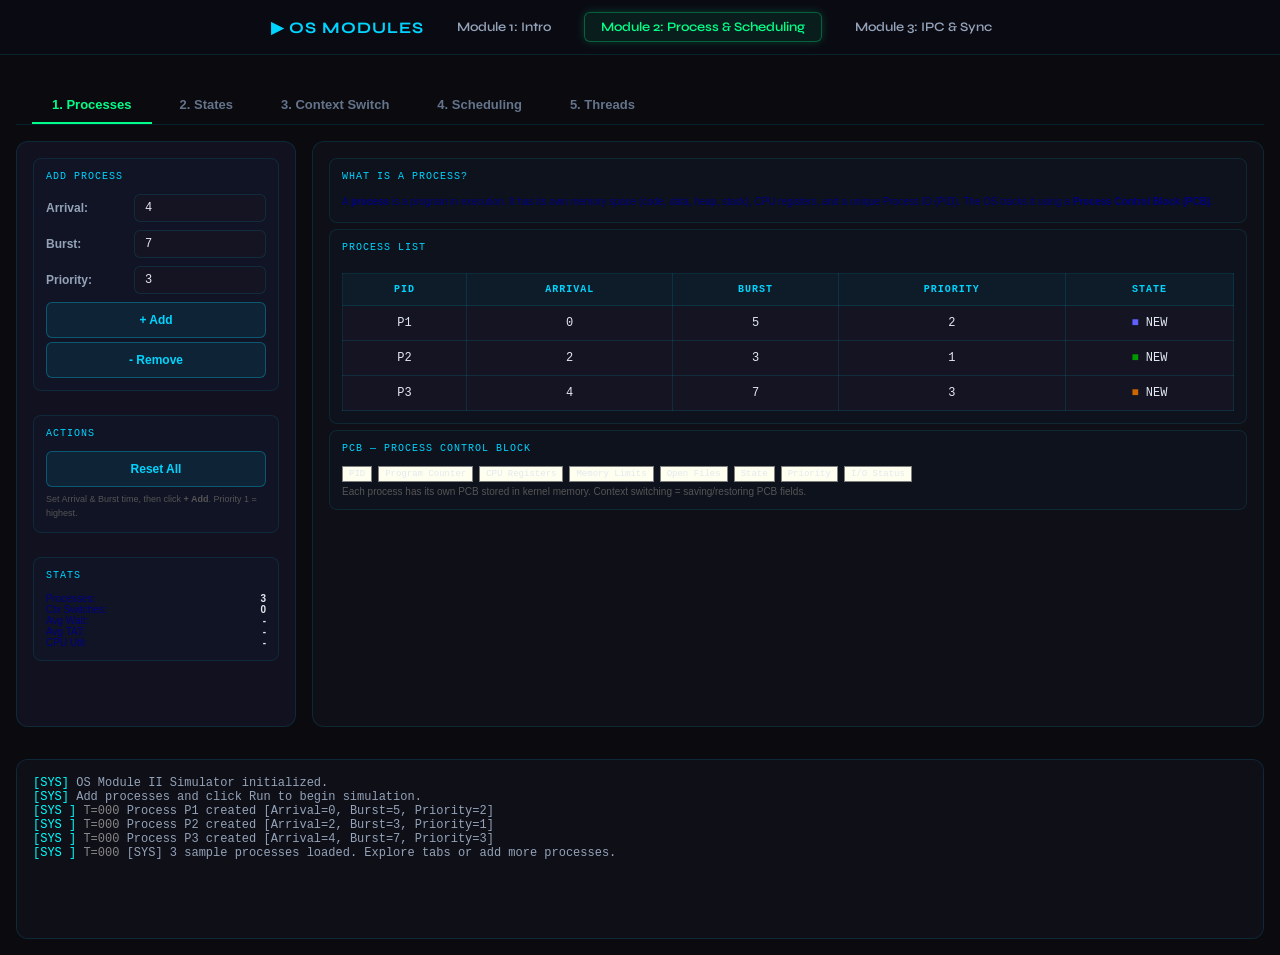
<file: osmod2.html>
<!DOCTYPE html>
<html lang="en">
<head>
<meta charset="UTF-8">
<meta name="viewport" content="width=device-width, initial-scale=1.0">
<title>OS Module II — Process &amp; Scheduling Simulator</title>
<style>
@import url('https://fonts.googleapis.com/css2?family=JetBrains+Mono:wght@400;500;700&family=Syne:wght@400;600;700;800&display=swap');

:root {
  --bg: #0a0a0f;
  --bg2: #0f0f18;
  --bg3: #141422;
  --bg4: #1a1a2e;
  --panel: #111120;
  --border: rgba(0,212,255,0.12);
  --border2: rgba(0,255,136,0.15);
  --green: #00ff88;
  --cyan: #00d4ff;
  --purple: #a855f7;
  --amber: #fbbf24;
  --red: #f87171;
  --text: #e2e8f0;
  --text2: #94a3b8;
  --text3: #64748b;
  --mono: \'JetBrains Mono\', monospace;
  --sans: \'Syne\', sans-serif;
  --glow-green: 0 0 20px rgba(0,255,136,0.3);
  --glow-cyan: 0 0 20px rgba(0,212,255,0.3);
}

* { box-sizing: border-box; margin: 0; padding: 0; }

body {
  font-family: var(--sans);
  font-size: 13px;
  background: var(--bg);
  color: var(--text);
  min-height: 100vh;
  overflow-x: hidden;
}

body::before {
  content: \'\';
  position: fixed;
  inset: 0;
  background: repeating-linear-gradient(0deg, transparent, transparent 2px, rgba(0,0,0,0.03) 2px, rgba(0,0,0,0.03) 4px);
  pointer-events: none;
  z-index: 1000;
}

.win-titlebar, #mod-nav, .win-statusbar { display: none !important; }

.win-window {
  background: transparent;
  display: flex; flex-direction: column;
}

#app {
  display: flex; flex-direction: column; height: 100vh; padding: 16px; gap: 16px;
}

#main-window { flex: 1; min-height: 0; }

.win-tabs {
  display: flex; gap: 8px; padding: 0 16px; border-bottom: 1px solid var(--border);
  background: transparent; margin-top: 16px;
}
.win-tab {
  padding: 10px 20px;
  border: none; border-bottom: 2px solid transparent;
  background: transparent;
  cursor: pointer; font-size: 13px; font-family: var(--sans); font-weight: 600;
  color: var(--text3); transition: all 0.2s;
}
.win-tab:hover { color: var(--text2); }
.win-tab.active { color: var(--green); border-bottom-color: var(--green); }

.win-body { display: flex; flex: 1; min-height: 0; overflow: hidden; gap: 16px; margin-top: 16px; }

#left-panel {
  width: 280px; flex-shrink: 0;
  background: var(--panel); border: 1px solid var(--border); border-radius: 12px;
  overflow-y: auto; padding: 16px; display: flex; flex-direction: column; gap: 12px;
}

#right-panel {
  flex: 1; background: var(--bg2); border: 1px solid var(--border); border-radius: 12px;
  padding: 16px; overflow-y: auto; display: flex; flex-direction: column;
}

.win-group {
  background: rgba(0,212,255,0.02);
  border: 1px solid rgba(0,212,255,0.1);
  border-radius: 8px; padding: 12px; margin-bottom: 12px;
}
.win-group-title {
  font-family: var(--mono); font-size: 10px; color: var(--cyan); text-transform: uppercase;
  margin-bottom: 12px; letter-spacing: 1px;
}

.form-row { display: flex; align-items: center; gap: 8px; margin-bottom: 8px; font-size: 12px; color: var(--text2); }
.form-row label { width: 80px; font-family: var(--sans); font-weight: 600; }
.win-input, .win-select {
  background: var(--bg3); border: 1px solid var(--border); color: var(--text);
  padding: 6px 10px; border-radius: 6px; font-family: var(--mono); font-size: 12px; flex: 1; outline: none;
}
.win-input:focus, .win-select:focus { border-color: var(--cyan); }
.win-range { width: 100%; accent-color: var(--cyan); }

.win-btn {
  font-family: var(--sans); font-weight: 600; font-size: 12px; padding: 10px 16px; border-radius: 6px;
  border: 1px solid; cursor: pointer; transition: all 0.2s; background: rgba(0,212,255,0.08);
  color: var(--cyan); border-color: rgba(0,212,255,0.3); width: 100%; text-align: center; margin-top: 4px; display: block;
}
.win-btn:hover { background: rgba(0,212,255,0.15); box-shadow: var(--glow-cyan); }

.state-box {
  background: var(--bg3); border: 1px solid var(--border); border-radius: 8px; padding: 12px;
  text-align: center; font-weight: bold; font-size: 14px; font-family: var(--mono); min-width: 100px;
}

.proc-table, .metrics-table { border-collapse: collapse; width: 100%; font-size: 12px; font-family: var(--mono); margin-top: 8px; }
.proc-table th, .metrics-table th { background: rgba(0,212,255,0.05); color: var(--cyan); padding: 10px; border: 1px solid var(--border); text-transform: uppercase; font-size: 10px; letter-spacing: 1px;}
.proc-table td, .metrics-table td { background: var(--bg3); color: var(--text); border: 1px solid var(--border); padding: 10px; text-align: center; }

#gantt-area { background: var(--bg2); border: 1px solid var(--border); border-radius: 8px; padding: 12px; overflow-x: auto; white-space: nowrap; height: 60px; display: flex; align-items: center; margin-top: 12px; }
.gantt-cell { display: inline-flex; align-items: center; justify-content: center; height: 36px; border-right: 1px solid var(--border); background: rgba(0,255,136,0.1); color: var(--green); font-family: var(--mono); font-weight: bold; font-size: 12px; }
.gantt-cell:last-child { border-right: none; }

#algo-explainer { background: rgba(0,212,255,0.05); border: 1px solid var(--cyan); border-radius: 8px; padding: 16px; font-family: var(--sans); font-size: 13px; color: var(--text2); margin-top: 16px; line-height: 1.6; }

#log-window { height: 180px; border-radius: 12px; overflow: hidden; margin-top: 16px; background: var(--panel); border: 1px solid var(--border); display: flex; flex-direction: column; flex-shrink: 0; }
.log-window-body { flex: 1; overflow-y: auto; padding: 16px; background: var(--bg2); color: var(--text2); font-family: var(--mono); font-size: 12px; }

::-webkit-scrollbar { width: 8px; height: 8px; }
::-webkit-scrollbar-track { background: var(--bg); }
::-webkit-scrollbar-thumb { background: var(--border); border-radius: 4px; }
::-webkit-scrollbar-thumb:hover { background: rgba(0,212,255,0.3); }

/* Overrides for dynamic elements */
.cpu-status { font-family: var(--mono); font-size: 11px; margin-bottom: 8px; color: var(--cyan); }
.cpu-box { background: var(--bg4); border: 1px solid var(--border); border-radius: 6px; padding: 8px; display: flex; flex-direction: column; align-items: center; }
.cpu-box .process-name { font-weight: bold; font-size: 16px; color: var(--green); }
.queue-box { background: rgba(248,113,113,0.1); border: 1px solid var(--red); color: var(--red); padding: 6px; font-size: 12px; font-family: var(--mono); border-radius: 4px; display: inline-block; margin: 4px; }
.ready-box { background: rgba(0,212,255,0.1); border: 1px solid var(--cyan); color: var(--cyan); padding: 6px; font-size: 12px; font-family: var(--mono); border-radius: 4px; display: inline-block; margin: 4px; }

/* ===== RESPONSIVE MOBILE VIEW ===== */
@media (max-width: 900px) {
  #app {
    height: auto;
    overflow-y: auto;
  }
  .win-body {
    flex-direction: column;
    height: auto;
    overflow-y: visible;
  }

  .proc-table, .metrics-table {
    display: block;
    overflow-x: auto;
    white-space: nowrap;
  }
  #left-panel, #right-panel {
    width: 100% !important;
    height: auto !important;
    overflow: visible;
  }
  .win-tabs {
    flex-wrap: wrap;
    justify-content: center;
  }
  .gantt-cell {
    flex: 1 1 auto;
    font-size: 10px;
    height: 30px;
  }
  #gantt-area {
    flex-wrap: wrap;
    height: auto;
    min-height: 60px;
  }
  .global-navbar {
    flex-wrap: wrap;
    justify-content: center;
  }
}
</style>

</head>
<body>
  <!-- GLOBAL OS MODULES NAV BAR -->
  <div style="background: rgba(10,10,20,0.95); border-bottom: 1px solid rgba(0,212,255,0.12); padding: 12px 20px; display: flex; gap: 16px; align-items: center; flex-wrap: wrap; justify-content: center; font-family: 'Syne', sans-serif; width: 100%; z-index: 10000; position: relative; box-sizing: border-box;">
    <span style="color: #00d4ff; font-weight: 700; font-size: 16px; letter-spacing: 1px;">▶ OS MODULES</span>
    <a href="osmod1.html" style="text-decoration: none; padding: 6px 16px; border-radius: 6px; font-size: 13px; font-weight: 600; color: #94a3b8; background: transparent; border: 1px solid transparent;">Module 1: Intro</a>
    <a href="osmod2.html" style="text-decoration: none; padding: 6px 16px; border-radius: 6px; font-size: 13px; font-weight: 600; color: #00ff88; background: rgba(0,255,136,0.08); border: 1px solid rgba(0,255,136,0.3); box-shadow: 0 0 10px rgba(0,255,136,0.2);">Module 2: Process & Scheduling</a>
    <a href="index.html" style="text-decoration: none; padding: 6px 16px; border-radius: 6px; font-size: 13px; font-weight: 600; color: #94a3b8; background: transparent; border: 1px solid transparent;">Module 3: IPC & Sync</a>
  </div>

<!-- ═══════════════════════════════════════════════
     MAIN APPLICATION WINDOW
════════════════════════════════════════════════ -->
<div id="app">

  <!-- MAIN WINDOW -->
  <div class="win-window" id="main-window" style="flex:1;min-height:0;display:flex;flex-direction:column;">

    <!-- Title Bar -->
    <div class="win-titlebar">
      <div class="win-titlebar-left">
        <!-- monitor icon -->
        <svg width="14" height="14" viewBox="0 0 14 14" fill="none">
          <rect x="1" y="1" width="12" height="9" fill="#000080" stroke="#fff" stroke-width="0.5"/>
          <rect x="2" y="2" width="10" height="7" fill="#00008b"/>
          <rect x="4" y="10" width="6" height="2" fill="#c0c0c0"/>
          <rect x="2" y="12" width="10" height="1" fill="#808080"/>
        </svg>
        OS Module II — Process &amp; Scheduling Simulator
      </div>
      <div class="win-titlebar-btns">
        <div class="win-titlebar-btn" onclick="toggleDark()" title="Dark Mode">
          <svg width="8" height="8" viewBox="0 0 8 8"><circle cx="4" cy="4" r="3" fill="none" stroke="#000" stroke-width="1"/><path d="M4 1 A3 3 0 0 0 4 7" fill="#000"/></svg>
        </div>
        <div class="win-titlebar-btn" onclick="resetAll()" title="Reset" style="color:#800000;">&#215;</div>
      </div>
    </div>

    <!-- Module Nav -->
    <div id="mod-nav">
      <a href="os_simulator.html">&#9664; Module I: Fundamentals</a>
      <a href="#" class="current">&#9658; Module II: Processes</a>
    </div>

    <!-- Tab Bar -->
    <div class="win-tabs" id="main-tabs">
      <div class="win-tab active" onclick="switchTab('processes')">1. Processes</div>
      <div class="win-tab" onclick="switchTab('states')">2. States</div>
      <div class="win-tab" onclick="switchTab('context')">3. Context Switch</div>
      <div class="win-tab" onclick="switchTab('scheduling')">4. Scheduling</div>
      <div class="win-tab" onclick="switchTab('threads')">5. Threads</div>
    </div>

    <!-- Body -->
    <div class="win-body" style="flex:1;min-height:0;overflow:hidden;">

      <!-- ──────────────── LEFT PANEL ──────────────── -->
      <div id="left-panel">
        <!-- Rendered dynamically per tab by renderLeftPanel() -->
      </div>
      <!-- /left-panel -->

      <!-- ──────────────── RIGHT PANEL ──────────────── -->
      <div id="right-panel">
        <div id="tab-content">
          <!-- Injected by JS per tab -->
        </div>
      </div>

    </div>
    <!-- /win-body -->

    <!-- Status Bar -->
    <div class="win-statusbar">
      <div class="win-status-pane" id="status-main">Ready</div>
      <div class="win-status-pane" style="flex:0 0 120px" id="status-time">Time: 0</div>
      <div class="win-status-pane" style="flex:0 0 140px" id="status-algo">FCFS</div>
    </div>

  </div>
  <!-- /main-window -->

  <!-- LOG WINDOW -->
  <div class="win-window" id="log-window">
    <div class="win-titlebar">
      <div class="win-titlebar-left">
        <svg width="12" height="12" viewBox="0 0 12 12">
          <rect x="1" y="1" width="10" height="10" fill="#000" stroke="#808080"/>
          <rect x="2" y="2" width="6" height="1" fill="#00ff00"/>
          <rect x="2" y="4" width="8" height="1" fill="#00ff00"/>
          <rect x="2" y="6" width="5" height="1" fill="#00ff00"/>
        </svg>
        System Log — OS Event Monitor
      </div>
      <div class="win-titlebar-btns">
        <div class="win-titlebar-btn" onclick="clearLog()">CLS</div>
      </div>
    </div>
    <div class="log-window-body" id="log-body">
      <span style="color:#00ffff">[SYS]</span> OS Module II Simulator initialized.<br>
      <span style="color:#00ffff">[SYS]</span> Add processes and click Run to begin simulation.<br>
    </div>
  </div>

</div>
<!-- /app -->

<script>
/* ============================================================
   STATE
   ============================================================ */
let processes   = [];   // {id, name, arrival, burst, priority, remaining, state, color, startTime, finishTime, waitTime, tat}
let nextPid     = 1;
let simTime     = 0;
let ctxSwitches = 0;
let simRunning  = false;
let simTimer    = null;
let currentTab  = 'processes';
let ganttData   = [];   // [{proc, start, end}]
let simSteps    = [];   // queue of simulation frames
let simStepIdx  = 0;

const PROC_COLORS = [
  '#6060ff','#009900','#cc6600','#990099','#006699',
  '#cc0000','#008080','#996600','#660066','#333399'
];

const ALGO_NAMES = { fcfs:'FCFS', sjf:'SJF (Non-Preemptive)', priority:'Priority Scheduling', rr:'Round Robin' };

/* ============================================================
   LOGGING
   ============================================================ */
function log(msg, type='info') {
  const colors = { info:'#00ff00', warn:'#ffff00', error:'#ff4040', sys:'#00ffff', ctx:'#ff88ff', sched:'#88ffff' };
  const tags   = { info:'[INFO]', warn:'[WARN]', error:'[ERR ]', sys:'[SYS ]', ctx:'[CTX ]', sched:'[SCHED]' };
  const el = document.getElementById('log-body');
  const t  = String(simTime).padStart(3,'0');
  el.innerHTML += `<span style="color:${colors[type]||colors.info}">${tags[type]||tags.info}</span> <span style="color:#888">T=${t}</span> ${msg}<br>`;
  el.scrollTop = el.scrollHeight;
}

function clearLog() {
  document.getElementById('log-body').innerHTML = '<span style="color:#00ffff">[SYS]</span> Log cleared.<br>';
}

/* ============================================================
   PROCESSES
   ============================================================ */
function addProcess() {
  const arrival  = parseInt(document.getElementById('inp-arrival').value) || 0;
  const burst    = parseInt(document.getElementById('inp-burst').value)   || 1;
  const priority = parseInt(document.getElementById('inp-priority').value)|| 1;
  if(burst < 1 || burst > 30) { alert('Burst must be 1–30'); return; }
  const p = {
    id: nextPid, name: `P${nextPid}`,
    arrival, burst, priority,
    remaining: burst,
    state: 'new',
    color: PROC_COLORS[(nextPid-1) % PROC_COLORS.length],
    startTime: -1, finishTime: -1, waitTime: 0, tat: 0
  };
  processes.push(p);
  nextPid++;
  log(`Process ${p.name} created [Arrival=${arrival}, Burst=${burst}, Priority=${priority}]`, 'sys');
  const sp = document.getElementById('stat-procs');
  if(sp) sp.textContent = processes.length;
  // If on processes tab, re-render just the right panel to show new row
  if(currentTab === 'processes') renderCurrentTab();
}

function removeLastProcess() {
  if(!processes.length) return;
  const p = processes.pop();
  log(`Process ${p.name} removed`, 'warn');
  const sp = document.getElementById('stat-procs');
  if(sp) sp.textContent = processes.length;
  if(currentTab === 'processes') renderCurrentTab();
}

function resetAll() {
  processes = []; nextPid = 1; simTime = 0; ctxSwitches = 0;
  simRunning = false; clearInterval(simTimer); simTimer = null;
  clearInterval(stateSim.timer); stateSim.timer = null;
  clearInterval(ctxSim.timer);   ctxSim.timer   = null;
  ganttData = []; simSteps = []; simStepIdx = 0;
  updateStatusBar();
  renderLeftPanel();
  renderCurrentTab();
  log('Simulation reset.', 'sys');
}

/* ============================================================
   TABS
   ============================================================ */
function switchTab(tab) {
  currentTab = tab;
  document.querySelectorAll('.win-tab').forEach((t, i) => {
    const tabs = ['processes','states','context','scheduling','threads'];
    t.classList.toggle('active', tabs[i] === tab);
  });
  // Stop any running timers from previous tab
  clearInterval(stateSim.timer); stateSim.timer = null;
  clearInterval(ctxSim.timer);   ctxSim.timer   = null;
  renderLeftPanel();
  renderCurrentTab();
}

/* ── LEFT PANEL: context-aware per tab ── */
function renderLeftPanel() {
  const lp = document.getElementById('left-panel');

  // Shared stats block (always shown)
  const statsBlock = `
    <div class="win-group">
      <div class="win-group-title">Stats</div>
      <table style="width:100%;font-size:10px;border-collapse:collapse">
        <tr><td style="color:#000080">Processes:</td><td id="stat-procs" style="text-align:right;font-weight:bold">${processes.length}</td></tr>
        <tr><td style="color:#000080">Ctx Switches:</td><td id="stat-ctx" style="text-align:right;font-weight:bold">${ctxSwitches}</td></tr>
        <tr><td style="color:#000080">Avg Wait:</td><td id="stat-wait" style="text-align:right;font-weight:bold">-</td></tr>
        <tr><td style="color:#000080">Avg TAT:</td><td id="stat-tat" style="text-align:right;font-weight:bold">-</td></tr>
        <tr><td style="color:#000080">CPU Util:</td><td id="stat-cpu" style="text-align:right;font-weight:bold">-</td></tr>
      </table>
    </div>`;

  // Shared legend
  const legendBlock = `
    <div class="win-group">
      <div class="win-group-title">Legend</div>
      <div style="display:flex;flex-direction:column;gap:2px;font-size:10px">
        <div style="display:flex;align-items:center;gap:4px"><span style="display:inline-block;width:14px;height:10px;background:#d0d0ff;border:1px solid #8080ff"></span> NEW</div>
        <div style="display:flex;align-items:center;gap:4px"><span style="display:inline-block;width:14px;height:10px;background:#d0ffd0;border:1px solid #00a000"></span> READY</div>
        <div style="display:flex;align-items:center;gap:4px"><span style="display:inline-block;width:14px;height:10px;background:#ffffc0;border:1px solid #c0a000"></span> RUNNING</div>
        <div style="display:flex;align-items:center;gap:4px"><span style="display:inline-block;width:14px;height:10px;background:#ffd0d0;border:1px solid #c00000"></span> WAITING</div>
        <div style="display:flex;align-items:center;gap:4px"><span style="display:inline-block;width:14px;height:10px;background:#808080;border:1px solid #404040"></span> TERMINATED</div>
      </div>
    </div>`;

  // Add process block (shown on tabs that need it)
  const addProcBlock = `
    <div class="win-group">
      <div class="win-group-title">Add Process</div>
      <div class="form-row">
        <label>Arrival:</label>
        <input id="inp-arrival" type="number" min="0" max="99" value="0" class="win-input" style="width:50px">
      </div>
      <div class="form-row">
        <label>Burst:</label>
        <input id="inp-burst" type="number" min="1" max="30" value="4" class="win-input" style="width:50px">
      </div>
      <div class="form-row">
        <label>Priority:</label>
        <input id="inp-priority" type="number" min="1" max="10" value="1" class="win-input" style="width:50px">
      </div>
      <div class="btn-row">
        <button class="win-btn success" onclick="addProcess()">+ Add</button>
        <button class="win-btn danger" onclick="removeLastProcess()">- Remove</button>
      </div>
    </div>`;

  switch(currentTab) {

    case 'processes':
      lp.innerHTML = addProcBlock + `
        <div class="win-group">
          <div class="win-group-title">Actions</div>
          <div class="btn-row" style="flex-direction:column;gap:4px">
            <button class="win-btn" onclick="resetAll()" style="width:100%">Reset All</button>
          </div>
          <p style="font-size:9px;color:#555;margin-top:6px;line-height:1.5">Set Arrival &amp; Burst time, then click <b>+ Add</b>. Priority 1 = highest.</p>
        </div>` + statsBlock;
      break;

    case 'states':
      lp.innerHTML = `
        <div class="win-group">
          <div class="win-group-title">State Controls</div>
          <div style="font-size:10px;color:#000080;margin-bottom:6px">Processes: <b>${processes.length}</b></div>
          <div class="btn-row" style="flex-direction:column;gap:4px">
            <button class="win-btn primary" onclick="stateStepAll()" style="width:100%">&#9654; Next Step</button>
            <button class="win-btn" onclick="stateAutoRun()" style="width:100%">&#9654;&#9654; Auto Run</button>
            <button class="win-btn danger" onclick="stateReset()" style="width:100%">Reset States</button>
          </div>
          <div class="form-row" style="margin-top:8px">
            <label>Speed:</label>
            <input type="range" min="100" max="2000" value="800" class="speed-track" id="speed-slider" style="flex:1">
          </div>
          <div style="font-size:10px;color:#000080;text-align:center" id="speed-label">Speed: Normal</div>
        </div>
        <div class="win-group" style="flex:1">
          <div class="win-group-title">State Info</div>
          <div style="font-size:10px;line-height:1.7;color:#000080">
            <b>NEW:</b> Just created, entering OS<br>
            <b>READY:</b> Waiting for CPU slot<br>
            <b>RUNNING:</b> Actively using CPU<br>
            <b>WAITING:</b> Blocked on I/O<br>
            <b>TERMINATED:</b> Execution done<br>
            <br>
            <span style="color:#800000">Tip: Add processes first on the Processes tab.</span>
          </div>
        </div>` + legendBlock;
      break;

    case 'context':
      lp.innerHTML = `
        <div class="win-group">
          <div class="win-group-title">Context Switch</div>
          <div style="font-size:10px;color:#000080;margin-bottom:6px">Processes: <b>${processes.length}</b></div>
          <div class="btn-row" style="flex-direction:column;gap:4px">
            <button class="win-btn primary" onclick="ctxSwitch()" style="width:100%">&#9654; Switch CPU</button>
            <button class="win-btn" onclick="ctxAutoRun()" style="width:100%">&#9654;&#9654; Auto Switch</button>
            <button class="win-btn danger" onclick="ctxReset()" style="width:100%">Reset</button>
          </div>
          <div class="form-row" style="margin-top:8px">
            <label>Speed:</label>
            <input type="range" min="100" max="2000" value="800" class="speed-track" id="speed-slider" style="flex:1">
          </div>
          <div style="font-size:10px;color:#000080;text-align:center" id="speed-label">Speed: Normal</div>
        </div>
        <div class="win-group">
          <div class="win-group-title">What is a Context Switch?</div>
          <div style="font-size:10px;line-height:1.6;color:#000080">
            Saving the state (PCB) of the current process and loading the state of the next.<br><br>
            Cost: <b>~1–10 &micro;s</b><br>
            Too many switches = <b>overhead</b> (thrashing).<br><br>
            Total switches: <b id="ctx-count-left">${ctxSwitches}</b>
          </div>
        </div>` + statsBlock;
      break;

    case 'scheduling':
      lp.innerHTML = addProcBlock + `
        <div class="win-group">
          <div class="win-group-title">Algorithm</div>
          <div class="form-row">
            <label>Type:</label>
            <select id="algo-select" class="win-select" onchange="onAlgoChange()">
              <option value="fcfs">FCFS</option>
              <option value="sjf">SJF (Non-Pre)</option>
              <option value="priority">Priority</option>
              <option value="rr">Round Robin</option>
            </select>
          </div>
          <div class="form-row" id="quantum-row" style="display:none">
            <label>Quantum:</label>
            <input id="inp-quantum" type="number" min="1" max="10" value="2" class="win-input" style="width:50px">
          </div>
          <div class="btn-row" style="margin-top:6px">
            <button class="win-btn primary" onclick="runScheduling()" style="width:100%">&#9654; Run</button>
          </div>
        </div>` + statsBlock;
      break;

    case 'threads':
      lp.innerHTML = `
        <div class="win-group">
          <div class="win-group-title">Thread Demo</div>
          <div style="font-size:10px;color:#000080;margin-bottom:6px">Showing threads for <b>${Math.min(processes.length,3)||1}</b> process(es).</div>
          <div class="btn-row" style="flex-direction:column;gap:4px">
            <button class="win-btn" onclick="switchTab('processes')" style="width:100%">&#8592; Manage Processes</button>
          </div>
        </div>
        <div class="win-group" style="flex:1">
          <div class="win-group-title">Memory Layout</div>
          <div style="font-size:10px;line-height:1.7;color:#000080">
            <span style="background:#d0ffd0;padding:1px 4px">Green</span> = Shared<br>
            <span style="background:#ffd0d0;padding:1px 4px">Pink</span> = Private<br>
            <span style="background:#ffffc0;padding:1px 4px">Yellow</span> = Running<br>
            <br>
            Threads share:<br>
            &bull; Code segment<br>
            &bull; Heap<br>
            &bull; Global data<br>
            <br>
            Threads own:<br>
            &bull; Stack<br>
            &bull; Registers<br>
            &bull; Program counter
          </div>
        </div>`;
      break;
  }

  // Re-attach speed slider listener
  const sl = document.getElementById('speed-slider');
  if(sl) sl.addEventListener('input', () => getSpeed());
}

function renderCurrentTab() {
  const c = document.getElementById('tab-content');
  switch(currentTab) {
    case 'processes':  c.innerHTML = buildProcessTab();   break;
    case 'states':     c.innerHTML = buildStatesTab();    initStatesTab(); break;
    case 'context':    c.innerHTML = buildContextTab();   initContextTab(); break;
    case 'scheduling': c.innerHTML = buildSchedTab();     break;
    case 'threads':    c.innerHTML = buildThreadsTab();   break;
  }
}

/* ============================================================
   TAB 1: PROCESSES
   ============================================================ */
function buildProcessTab() {
  const rows = processes.map(p => `
    <tr>
      <td><span class="proc-block state-${p.state}">${p.name}</span></td>
      <td>${p.arrival}</td>
      <td>${p.burst}</td>
      <td>${p.priority}</td>
      <td><span style="color:${p.color}">&#9632;</span> ${p.state.toUpperCase()}</td>
    </tr>
  `).join('') || '<tr><td colspan="5" style="text-align:center;color:#808080;padding:12px">No processes — use Add Process panel</td></tr>';

  return `
    <div class="win-group" style="margin-bottom:6px">
      <div class="win-group-title">What is a Process?</div>
      <p style="font-size:10px;line-height:1.6;color:#000080">
        A <b>process</b> is a program in execution. It has its own memory space (code, data, heap, stack),
        CPU registers, and a unique Process ID (PID). The OS tracks it using a <b>Process Control Block (PCB)</b>.
      </p>
    </div>
    <div class="win-group" style="flex:1;margin-bottom:0">
      <div class="win-group-title">Process List</div>
      <div class="win-inset" style="max-height:220px;overflow-y:auto">
        <table class="proc-table">
          <thead><tr><th>PID</th><th>Arrival</th><th>Burst</th><th>Priority</th><th>State</th></tr></thead>
          <tbody id="proc-table-body">${rows}</tbody>
        </table>
      </div>
    </div>
    <div class="win-group" style="margin-top:6px">
      <div class="win-group-title">PCB — Process Control Block</div>
      <div style="display:flex;gap:6px;flex-wrap:wrap">
        ${['PID','Program Counter','CPU Registers','Memory Limits','Open Files','State','Priority','I/O Status'].map(f =>
          `<div style="border:1px solid #808080;background:#fffff0;padding:2px 6px;font-size:9px;font-family:'Courier New'">${f}</div>`
        ).join('')}
      </div>
      <p style="font-size:10px;margin-top:4px;color:#555">Each process has its own PCB stored in kernel memory. Context switching = saving/restoring PCB fields.</p>
    </div>
  `;
}

/* ============================================================
   TAB 2: PROCESS STATES
   ============================================================ */
let stateSim = { procs:[], step:0, auto:false, timer:null };

function buildStatesTab() {
  return `
    <div style="display:flex;gap:6px;height:100%;min-height:0">
      <!-- State diagram -->
      <div class="win-window" style="flex:1;min-width:0;display:flex;flex-direction:column;">
        <div class="win-titlebar">
          <div class="win-titlebar-left">State Transition Diagram</div>
        </div>
        <div id="state-diagram" style="flex:1;overflow-y:auto;padding:10px;background:#d4d0c8">
          <!-- NEW -->
          <div class="state-row">
            <div class="state-box" id="sbox-new">
              <div class="state-label">NEW</div>
              <div class="state-procs" id="sprocs-new"></div>
            </div>
          </div>
          <div class="state-row"><div class="state-arrow">&#8595; admitted</div></div>
          <!-- READY -->
          <div class="state-row">
            <div class="state-box" id="sbox-ready">
              <div class="state-label">READY</div>
              <div class="state-procs" id="sprocs-ready"></div>
            </div>
            <div class="state-arrow" style="font-size:9px;width:60px;text-align:center">&#8592; I/O done</div>
            <div class="state-box" id="sbox-waiting">
              <div class="state-label">WAITING</div>
              <div class="state-procs" id="sprocs-waiting"></div>
            </div>
          </div>
          <div class="state-row">
            <div class="state-arrow">&#8595; dispatch</div>
            <div style="width:66px"></div>
            <div class="state-arrow">&#8593; I/O req</div>
          </div>
          <!-- RUNNING -->
          <div class="state-row">
            <div class="state-box" id="sbox-running" style="background:#ffffc0;">
              <div class="state-label">RUNNING</div>
              <div class="state-procs" id="sprocs-running"></div>
            </div>
          </div>
          <div class="state-row"><div class="state-arrow">&#8595; exit</div></div>
          <!-- TERMINATED -->
          <div class="state-row">
            <div class="state-box" id="sbox-terminated">
              <div class="state-label">TERMINATED</div>
              <div class="state-procs" id="sprocs-terminated"></div>
            </div>
          </div>
        </div>
      </div>
      <!-- Controls -->
      <div style="width:160px;flex-shrink:0;display:flex;flex-direction:column;gap:6px">
        <div class="win-group">
          <div class="win-group-title">State Controls</div>
          <div class="btn-row" style="flex-direction:column">
            <button class="win-btn" onclick="stateStepAll()" id="btn-state-step">Next Step</button>
            <button class="win-btn" onclick="stateAutoRun()" id="btn-state-auto">Auto Run</button>
            <button class="win-btn danger" onclick="stateReset()">Reset States</button>
          </div>
        </div>
        <div class="win-group" style="flex:1">
          <div class="win-group-title">State Info</div>
          <div id="state-info" style="font-size:10px;line-height:1.6;color:#000080">
            Click <b>Next Step</b> to move processes through their lifecycle.
            <br><br>
            <b>NEW:</b> Just created<br>
            <b>READY:</b> Waiting for CPU<br>
            <b>RUNNING:</b> Using CPU<br>
            <b>WAITING:</b> Waiting for I/O<br>
            <b>TERMINATED:</b> Finished
          </div>
        </div>
      </div>
    </div>
  `;
}

function initStatesTab() {
  stateReset();
}

function stateReset() {
  stateSim.procs = processes.map(p => ({ name:p.name, color:p.color, state:'new', io: Math.random() > 0.5 }));
  stateSim.step = 0;
  updateStateBoxes();
}

function updateStateBoxes() {
  const states = ['new','ready','running','waiting','terminated'];
  states.forEach(s => {
    const el = document.getElementById(`sprocs-${s}`);
    const box = document.getElementById(`sbox-${s}`);
    if(!el) return;
    const here = stateSim.procs.filter(p => p.state === s);
    el.innerHTML = here.map(p => `<span style="color:${p.color};font-weight:bold;font-size:10px">${p.name} </span>`).join('');
    box.classList.toggle('has-procs', here.length > 0);
  });
}

function stateStepAll() {
  const sp = stateSim.procs;
  let moved = false;

  // Move NEW → READY
  sp.filter(p => p.state === 'new').forEach(p => {
    p.state = 'ready'; moved = true;
    log(`${p.name} moved NEW → READY (admitted to ready queue)`, 'sched');
  });

  if(moved) { updateStateBoxes(); return; }

  // Dispatch first READY → RUNNING (if CPU free)
  const running = sp.filter(p => p.state === 'running');
  if(running.length === 0) {
    const ready = sp.find(p => p.state === 'ready');
    if(ready) {
      ready.state = 'running';
      log(`${ready.name} dispatched READY → RUNNING (CPU assigned)`, 'ctx');
      moved = true;
    }
  } else {
    // Running → WAITING or TERMINATED
    running.forEach(p => {
      if(p.io && Math.random() > 0.5) {
        p.state = 'waiting';
        log(`${p.name} RUNNING → WAITING (I/O request)`, 'info');
      } else {
        p.state = 'terminated';
        log(`${p.name} RUNNING → TERMINATED (execution complete)`, 'sched');
      }
      moved = true;
    });
  }

  // WAITING → READY
  sp.filter(p => p.state === 'waiting').forEach(p => {
    if(Math.random() > 0.5) {
      p.state = 'ready';
      log(`${p.name} WAITING → READY (I/O completed)`, 'info');
      moved = true;
    }
  });

  if(!moved) {
    log('All processes terminated.', 'sys');
    clearInterval(stateSim.timer); stateSim.auto = false;
  }
  updateStateBoxes();
}

function stateAutoRun() {
  if(stateSim.timer) { clearInterval(stateSim.timer); stateSim.timer = null; return; }
  stateReset();
  stateSim.timer = setInterval(() => {
    const allDone = stateSim.procs.every(p => p.state === 'terminated');
    if(allDone) { clearInterval(stateSim.timer); stateSim.timer = null; return; }
    stateStepAll();
  }, getSpeed());
}

/* ============================================================
   TAB 3: CONTEXT SWITCH
   ============================================================ */
let ctxSim = { queue:[], current:null, count:0, timer:null };

function buildContextTab() {
  return `
    <div style="display:flex;gap:6px;height:100%;min-height:0;flex-wrap:wrap">
      <div class="win-window" style="flex:1;min-width:200px;display:flex;flex-direction:column;">
        <div class="win-titlebar"><div class="win-titlebar-left">CPU Scheduler</div></div>
        <div id="cpu-visual" style="flex:1;overflow-y:auto;background:#d4d0c8;padding:10px">
          <!-- rendered by initContextTab -->
        </div>
      </div>
      <div style="width:160px;flex-shrink:0;display:flex;flex-direction:column;gap:6px">
        <div class="win-group">
          <div class="win-group-title">Context Switch</div>
          <button class="win-btn primary" onclick="ctxSwitch()" style="width:100%;margin-bottom:4px">Switch CPU</button>
          <button class="win-btn" onclick="ctxAutoRun()" style="width:100%;margin-bottom:4px">Auto Switch</button>
          <button class="win-btn danger" onclick="ctxReset()" style="width:100%">Reset</button>
        </div>
        <div class="win-group" style="flex:1">
          <div class="win-group-title">Info</div>
          <div style="font-size:10px;line-height:1.6;color:#000080">
            A <b>context switch</b> saves the current process's PCB state and loads the next process's state.<br><br>
            Cost: <b>~1–10 µs</b> on modern hardware.<br><br>
            <b>Count:</b> <span id="ctx-count" style="color:#800000;font-weight:bold">0</span>
          </div>
        </div>
      </div>
    </div>
  `;
}

function initContextTab() {
  ctxReset();
}

function ctxReset() {
  ctxSim.queue = processes.map(p => ({ name:p.name, color:p.color, remaining: p.burst }));
  ctxSim.current = null; ctxSim.count = 0;
  clearInterval(ctxSim.timer); ctxSim.timer = null;
  renderCtxVisual();
}

function renderCtxVisual() {
  const el = document.getElementById('cpu-visual');
  if(!el) return;
  const cur = ctxSim.current;
  el.innerHTML = `
    <div style="text-align:center;margin-bottom:10px">
      <div style="font-size:9px;color:#000080;letter-spacing:2px;margin-bottom:4px">CENTRAL PROCESSING UNIT</div>
      <div id="cpu-box" style="width:130px;height:60px;border:3px solid;border-color:#fff #808080 #808080 #fff;background:#000080;color:#fff;display:inline-flex;flex-direction:column;align-items:center;justify-content:center;">
        <div style="font-size:9px;color:#00ffff;letter-spacing:2px">CPU</div>
        <div style="font-size:15px;color:#ffff00;font-weight:bold">${cur ? cur.name : 'IDLE'}</div>
        ${cur ? `<div style="font-size:8px;color:#00ff00">Rem: ${cur.remaining}</div>` : ''}
      </div>
    </div>
    <div style="font-size:9px;color:#000080;letter-spacing:1px;text-align:center;margin-bottom:6px">READY QUEUE</div>
    <div class="ctx-queue" id="ctx-queue-el">
      ${ctxSim.queue.filter(p => p !== ctxSim.current && p.remaining > 0).map(p =>
        `<div class="proc-block state-ready">${p.name} (${p.remaining})</div>`
      ).join('')}
    </div>
    <div style="text-align:center;margin-top:12px;font-size:10px;color:#808080">
      Context Switches: <span style="color:#800000;font-weight:bold">${ctxSim.count}</span>
    </div>
    ${ctxSim.current ? `
    <div style="margin-top:8px;background:#fffff0;border:1px solid #808080;padding:4px 6px;font-size:9px;font-family:'Courier New'">
      <b>Saving PCB of ${ctxSim.current.name}:</b><br>
      PC=0x${(Math.random()*0xFFFF|0).toString(16).toUpperCase()}&nbsp;
      SP=0x${(Math.random()*0xFFFF|0).toString(16).toUpperCase()}&nbsp;
      AX=${Math.random()*999|0}
    </div>` : ''}
  `;
  const cntEl = document.getElementById('ctx-count');
  if(cntEl) cntEl.textContent = ctxSim.count;
}

function ctxSwitch() {
  const queue = ctxSim.queue.filter(p => p.remaining > 0);
  if(!queue.length) { log('All processes done!', 'sys'); return; }

  // Decrement current
  if(ctxSim.current) ctxSim.current.remaining--;

  // Remove finished
  ctxSim.queue = ctxSim.queue.filter(p => p.remaining > 0);

  // Round-robin: next in queue
  if(!ctxSim.queue.length) {
    ctxSim.current = null;
    log('All processes completed.', 'sys');
    clearInterval(ctxSim.timer); ctxSim.timer = null;
    renderCtxVisual(); return;
  }

  const prevName = ctxSim.current ? ctxSim.current.name : 'IDLE';
  const next = ctxSim.queue[0];
  // Rotate
  ctxSim.queue.push(ctxSim.queue.shift());
  ctxSim.current = next;
  ctxSim.count++;
  ctxSwitches++;
  document.getElementById('stat-ctx').textContent = ctxSwitches;
  log(`Context switch: ${prevName} → ${ctxSim.current.name} [switch #${ctxSim.count}]`, 'ctx');
  updateStatusBar();
  renderCtxVisual();
}

function ctxAutoRun() {
  if(ctxSim.timer) { clearInterval(ctxSim.timer); ctxSim.timer = null; return; }
  ctxReset();
  if(!ctxSim.queue.length) { log('Add processes first!','warn'); return; }
  ctxSim.current = ctxSim.queue[0];
  ctxSim.queue.push(ctxSim.queue.shift());
  renderCtxVisual();
  ctxSim.timer = setInterval(ctxSwitch, getSpeed());
}

/* ============================================================
   TAB 4: SCHEDULING ALGORITHMS
   ============================================================ */
function buildSchedTab() {
  return `
    <div style="display:flex;flex-direction:column;gap:6px;height:100%;min-height:0;overflow-y:auto">
      <div id="algo-explainer"></div>
      <div class="win-window" style="display:flex;flex-direction:column;">
        <div class="win-titlebar"><div class="win-titlebar-left">Gantt Chart</div></div>
        <div id="gantt-area" style="min-height:80px;overflow-x:auto;padding:6px;background:#fff;"></div>
      </div>
      <div class="win-window" style="display:flex;flex-direction:column;flex:1;min-height:120px;">
        <div class="win-titlebar"><div class="win-titlebar-left">Metrics</div></div>
        <div style="overflow:auto;flex:1">
          <table class="metrics-table" id="metrics-table">
            <thead><tr><th>Process</th><th>Arrival</th><th>Burst</th><th>Priority</th><th>Start</th><th>Finish</th><th>Wait</th><th>TAT</th></tr></thead>
            <tbody id="metrics-body"><tr><td colspan="8" style="text-align:center;padding:10px;color:#808080">Run a simulation to see metrics</td></tr></tbody>
          </table>
        </div>
      </div>
    </div>
  `;
}

function onAlgoChange() {
  const sel = document.getElementById('algo-select');
  if(!sel) return;
  const algo = sel.value;
  const qrow = document.getElementById('quantum-row');
  if(qrow) qrow.style.display = algo === 'rr' ? 'flex' : 'none';
  document.getElementById('status-algo').textContent = ALGO_NAMES[algo];
  if(currentTab === 'scheduling') updateAlgoExplainer();
}

const ALGO_EXPLAIN = {
  fcfs: '<b>FCFS — First Come, First Served:</b> Processes are executed in the order they arrive. Simple but can cause "convoy effect" where short jobs wait behind long ones. Non-preemptive.',
  sjf:  '<b>SJF — Shortest Job First:</b> Always picks the process with the shortest burst time from the ready queue. Optimal average wait time, but requires knowing burst time in advance. Non-preemptive.',
  priority: '<b>Priority Scheduling:</b> Each process has a priority number. The CPU is given to the process with the highest priority (lowest number = highest priority here). Can cause starvation.',
  rr:   '<b>Round Robin:</b> Each process gets a fixed time quantum. If not done, it goes back to the queue. Fair and responsive. Higher quantum → approaches FCFS. Lower → more context switches.',
};

function updateAlgoExplainer() {
  const algo = document.getElementById('algo-select').value;
  const el = document.getElementById('algo-explainer');
  if(el) el.innerHTML = ALGO_EXPLAIN[algo] || '';
}

function runScheduling() {
  if(!processes.length) { log('Add processes first!','warn'); return; }
  switchTab('scheduling');
  updateAlgoExplainer();

  const algo = document.getElementById('algo-select').value;
  const quantum = parseInt(document.getElementById('inp-quantum').value) || 2;

  // Deep-copy processes for simulation
  let procs = processes.map(p => ({
    ...p, remaining: p.burst, startTime:-1, finishTime:-1, waitTime:0, tat:0
  }));

  ganttData = [];
  let timeline = [];

  if(algo === 'fcfs')     timeline = scheduleFCFS(procs);
  else if(algo === 'sjf') timeline = scheduleSJF(procs);
  else if(algo === 'priority') timeline = schedulePriority(procs);
  else if(algo === 'rr')  timeline = scheduleRR(procs, quantum);

  // Calculate metrics
  let totalWait = 0, totalTAT = 0;
  procs.forEach(p => {
    p.tat = p.finishTime - p.arrival;
    p.waitTime = p.tat - p.burst;
    totalWait += p.waitTime;
    totalTAT  += p.tat;
  });

  const avgWait = (totalWait / procs.length).toFixed(2);
  const avgTAT  = (totalTAT  / procs.length).toFixed(2);
  const totalTime = procs.reduce((m,p)=>Math.max(m,p.finishTime),0);
  const cpuUtil = Math.round(procs.reduce((s,p)=>s+p.burst,0) / totalTime * 100);

  document.getElementById('stat-wait').textContent = avgWait;
  document.getElementById('stat-tat').textContent  = avgTAT;
  document.getElementById('stat-cpu').textContent  = cpuUtil + '%';

  renderGantt(timeline, totalTime);
  renderMetrics(procs, avgWait, avgTAT);
  log(`Scheduling complete: Algo=${ALGO_NAMES[algo]}, AvgWait=${avgWait}, AvgTAT=${avgTAT}, CPU=${cpuUtil}%`, 'sched');
}

/* ── FCFS ── */
function scheduleFCFS(procs) {
  const sorted = [...procs].sort((a,b) => a.arrival - b.arrival);
  let time = 0, timeline = [];
  sorted.forEach(p => {
    if(time < p.arrival) time = p.arrival;
    p.startTime = time;
    timeline.push({ proc: p.name, color: p.color, start: time, end: time + p.burst });
    time += p.burst;
    p.finishTime = time;
    log(`${p.name}: start=${p.startTime}, finish=${p.finishTime}`, 'sched');
  });
  // write back
  sorted.forEach(s => { const orig = procs.find(p=>p.name===s.name); if(orig){orig.startTime=s.startTime;orig.finishTime=s.finishTime;} });
  return timeline;
}

/* ── SJF ── */
function scheduleSJF(procs) {
  let time = 0, done = 0, n = procs.length, timeline = [];
  const rem = procs.map(p => ({ ...p }));
  while(done < n) {
    const avail = rem.filter(p => p.arrival <= time && p.finishTime === -1);
    if(!avail.length) { time++; continue; }
    avail.sort((a,b) => a.burst - b.burst);
    const p = avail[0];
    if(p.startTime === -1) p.startTime = time;
    timeline.push({ proc:p.name, color:p.color, start:time, end:time+p.burst });
    time += p.burst;
    p.finishTime = time; done++;
    log(`SJF: ${p.name} executed [burst=${p.burst}]`, 'sched');
  }
  rem.forEach(r => { const o=procs.find(p=>p.name===r.name); if(o){o.startTime=r.startTime;o.finishTime=r.finishTime;} });
  return timeline;
}

/* ── Priority ── */
function schedulePriority(procs) {
  let time = 0, done = 0, n = procs.length, timeline = [];
  const rem = procs.map(p => ({ ...p, done: false }));
  while(done < n) {
    const avail = rem.filter(p => p.arrival <= time && !p.done);
    if(!avail.length) { time++; continue; }
    avail.sort((a,b) => a.priority - b.priority);
    const p = avail[0];
    if(p.startTime === -1) p.startTime = time;
    timeline.push({ proc:p.name, color:p.color, start:time, end:time+p.burst });
    time += p.burst;
    p.finishTime = time; p.done = true; done++;
    log(`Priority: ${p.name} (pri=${p.priority}) executed`, 'sched');
  }
  rem.forEach(r => { const o=procs.find(p=>p.name===r.name); if(o){o.startTime=r.startTime;o.finishTime=r.finishTime;} });
  return timeline;
}

/* ── Round Robin ── */
function scheduleRR(procs, q) {
  const queue = procs.map(p => ({ ...p, remaining:p.burst, startTime:-1, finishTime:-1 })).sort((a,b)=>a.arrival-b.arrival);
  let time = 0, timeline = [], readyQ = [];
  let remaining = [...queue];
  // Seed first arrival
  remaining.filter(p=>p.arrival===0).forEach(p=>{readyQ.push(p); remaining=remaining.filter(x=>x!==p);});
  while(readyQ.length || remaining.length) {
    if(!readyQ.length) {
      time = remaining[0].arrival;
      readyQ.push(remaining.shift());
    }
    const p = readyQ.shift();
    if(p.startTime === -1) p.startTime = time;
    const run = Math.min(q, p.remaining);
    timeline.push({ proc:p.name, color:p.color, start:time, end:time+run });
    time += run;
    p.remaining -= run;
    // Admit new arrivals during this quantum
    remaining.filter(x=>x.arrival <= time).forEach(x => readyQ.push(x));
    remaining = remaining.filter(x=>x.arrival > time);
    if(p.remaining > 0) readyQ.push(p);
    else { p.finishTime = time; log(`RR: ${p.name} completed at T=${time}`, 'sched'); }
  }
  queue.forEach(r => { const o=procs.find(p=>p.name===r.name); if(o){o.startTime=r.startTime;o.finishTime=r.finishTime;} });
  return timeline;
}

/* ── Render Gantt ── */
function renderGantt(timeline, totalTime) {
  const container = document.getElementById('gantt-area');
  if(!container) return;
  const scale = Math.max(28, Math.min(60, Math.floor(500 / Math.max(totalTime, 1))));

  // Group by process
  const procs = [...new Set(timeline.map(t=>t.proc))];
  let html = '';

  procs.forEach(name => {
    const seg = timeline.filter(t=>t.proc===name);
    const color = seg[0].color;
    let rowHtml = `<div class="gantt-row-wrap">
      <div class="gantt-row-label">${name}</div>
      <div style="position:relative;height:20px;flex:1">`;

    // Empty background spans
    rowHtml += `<div style="position:absolute;left:0;top:0;width:${totalTime*scale}px;height:100%;background:#f8f8f8;border:1px solid #ddd"></div>`;
    seg.forEach(s => {
      const w = (s.end - s.start) * scale;
      const l = s.start * scale;
      rowHtml += `<div class="gantt-cell" style="position:absolute;left:${l}px;width:${w-1}px;background:${color};color:#fff;font-size:9px;line-height:20px;text-align:center;overflow:hidden" title="${s.proc}: T${s.start}–T${s.end}">${s.proc}</div>`;
    });
    rowHtml += '</div></div>';
    html += rowHtml;
  });

  // Timeline ticks
  html += `<div class="gantt-timeline" style="margin-left:34px">`;
  for(let t=0; t<=totalTime; t++) {
    html += `<div class="gantt-tick" style="width:${scale}px;flex-shrink:0">${t}</div>`;
  }
  html += '</div>';
  container.innerHTML = html;
}

/* ── Render Metrics ── */
function renderMetrics(procs, avgWait, avgTAT) {
  const tbody = document.getElementById('metrics-body');
  if(!tbody) return;
  const rows = procs.map(p => `
    <tr>
      <td style="color:${p.color};font-weight:bold">${p.name}</td>
      <td>${p.arrival}</td>
      <td>${p.burst}</td>
      <td>${p.priority}</td>
      <td>${p.startTime}</td>
      <td>${p.finishTime}</td>
      <td>${p.waitTime}</td>
      <td>${p.tat}</td>
    </tr>
  `).join('');
  tbody.innerHTML = rows + `
    <tr class="avg-row">
      <td colspan="6" style="text-align:right">Averages:</td>
      <td>${avgWait}</td>
      <td>${avgTAT}</td>
    </tr>
  `;
}

/* ============================================================
   TAB 5: THREADS
   ============================================================ */
function buildThreadsTab() {
  const threadCount = 3;
  return `
    <div style="overflow-y:auto;height:100%;padding:4px">
      <div class="win-group" style="margin-bottom:8px">
        <div class="win-group-title">Process vs Thread — Key Differences</div>
        <table class="metrics-table" style="width:100%">
          <thead><tr><th>Aspect</th><th>Process</th><th>Thread</th></tr></thead>
          <tbody>
            <tr><td>Definition</td><td>Program in execution</td><td>Unit of execution within a process</td></tr>
            <tr><td>Memory</td><td>Own address space</td><td>Shared with process</td></tr>
            <tr><td>Overhead</td><td>High (separate PCB)</td><td>Low (lightweight)</td></tr>
            <tr><td>Communication</td><td>IPC (slow)</td><td>Direct (shared mem, fast)</td></tr>
            <tr><td>Creation time</td><td>Slow</td><td>Fast</td></tr>
            <tr><td>Crash effect</td><td>Isolated</td><td>Can crash whole process</td></tr>
          </tbody>
        </table>
      </div>

      <div id="thread-area">
        ${processes.length ? processes.slice(0,3).map((p,pi) => `
          <div class="thread-process-box">
            <div class="thread-process-title">PROCESS ${p.name} (PID: ${1000+pi}) — Shared: Code + Heap + Data</div>
            <div style="margin-bottom:4px">
              <div class="thread-mem-bar" style="width:100%">Code Segment &nbsp;&nbsp;&nbsp;&nbsp;&nbsp; Data Segment &nbsp;&nbsp;&nbsp;&nbsp;&nbsp; Heap (shared)</div>
            </div>
            ${[1,2,3].map(t => `
              <div class="thread-row">
                <div class="thread-box ${t===1?'running-t':''}">
                  Thread T${t} ${t===1?'[RUNNING]':'[READY]'}
                </div>
                <div style="font-size:9px;color:#808080">&#8594;</div>
                <div class="thread-box private" style="min-width:80px">Stack T${t}</div>
                <div style="font-size:9px;color:#808080">&#8594;</div>
                <div class="thread-box private" style="min-width:60px">Regs T${t}</div>
                <div style="font-size:9px;color:#808080">&#8594;</div>
                <div class="thread-box shared" style="min-width:60px">Shared Heap</div>
              </div>
            `).join('')}
          </div>
        `).join('') : `
          <div class="thread-process-box">
            <div class="thread-process-title">PROCESS P1 (PID: 1001) — Example</div>
            <div class="thread-mem-bar">Code Segment &nbsp;&nbsp; Data Segment &nbsp;&nbsp; Heap (shared)</div>
            ${[1,2,3].map(t => `
              <div class="thread-row" style="margin-top:4px">
                <div class="thread-box ${t===1?'running-t':''}">&nbsp;Thread T${t} ${t===1?'[RUN]':''}</div>
                <div style="font-size:9px;color:#808080">&#8594;</div>
                <div class="thread-box private">Stack T${t}</div>
                <div style="font-size:9px;color:#808080">&#8594;</div>
                <div class="thread-box shared">Shared Heap</div>
              </div>
            `).join('')}
          </div>
        `}
      </div>

      <div class="win-group" style="margin-top:8px">
        <div class="win-group-title">Thread Types</div>
        <div style="display:flex;gap:8px;flex-wrap:wrap">
          <div style="flex:1;min-width:130px;border:1px solid #808080;background:#d0d0ff;padding:6px">
            <b style="font-size:10px">User-Level Threads</b><br>
            <span style="font-size:9px">Managed by user library. Fast but OS unaware — blocking syscall blocks all threads.</span>
          </div>
          <div style="flex:1;min-width:130px;border:1px solid #808080;background:#d0ffd0;padding:6px">
            <b style="font-size:10px">Kernel-Level Threads</b><br>
            <span style="font-size:9px">OS manages each thread. Slower creation but true parallelism on multi-core CPUs.</span>
          </div>
          <div style="flex:1;min-width:130px;border:1px solid #808080;background:#ffffc0;padding:6px">
            <b style="font-size:10px">Hybrid (M:N)</b><br>
            <span style="font-size:9px">Maps M user threads to N kernel threads. Used by Go runtime (goroutines).</span>
          </div>
        </div>
      </div>
    </div>
  `;
}

/* ============================================================
   SIMULATION STEP / AUTO RUN (generic)
   ============================================================ */
function stepSim() {
  switch(currentTab) {
    case 'states':   stateStepAll(); break;
    case 'context':  ctxSwitch();    break;
    case 'scheduling': runScheduling(); break;
    default: log('Switch to States, Context, or Scheduling tab to step', 'warn');
  }
}

function autoRun() {
  switch(currentTab) {
    case 'states':   stateAutoRun(); break;
    case 'context':  ctxAutoRun();   break;
    case 'scheduling': runScheduling(); break;
    default: log('Switch to a simulation tab first', 'warn');
  }
}

function pauseSim() {
  clearInterval(simTimer); simTimer = null;
  clearInterval(stateSim.timer); stateSim.timer = null;
  clearInterval(ctxSim.timer); ctxSim.timer = null;
  log('Simulation paused.', 'warn');
}

/* ============================================================
   HELPERS
   ============================================================ */
function getSpeed() {
  const slider = document.getElementById('speed-slider');
  const val = slider ? parseInt(slider.value) : 800;
  const ms = 2200 - val; // inverted: high slider = fast = low ms
  const label = document.getElementById('speed-label');
  if(label) label.textContent = val < 400 ? 'Speed: Slow' : val < 1200 ? 'Speed: Normal' : 'Speed: Fast';
  return ms;
}

function updateStat(id, val) {
  const el = document.getElementById(id);
  if(el) el.textContent = val;
}

function updateStatusBar() {
  document.getElementById('status-time').textContent = `Time: ${simTime}`;
  document.getElementById('status-main').textContent = simRunning ? 'Simulating...' : 'Ready';
}

function toggleDark() {
  document.body.classList.toggle('dark-mode');
  log('Dark mode ' + (document.body.classList.contains('dark-mode') ? 'ON' : 'OFF'), 'sys');
}

/* ── INIT ── */
document.addEventListener('DOMContentLoaded', () => {
  // Render left panel first so inputs exist before addProcess() reads them
  currentTab = 'processes';
  renderLeftPanel();

  // Load 3 sample processes
  const samples = [
    {arrival:0, burst:5, priority:2},
    {arrival:2, burst:3, priority:1},
    {arrival:4, burst:7, priority:3},
  ];
  samples.forEach(s => {
    document.getElementById('inp-arrival').value  = s.arrival;
    document.getElementById('inp-burst').value    = s.burst;
    document.getElementById('inp-priority').value = s.priority;
    addProcess();
  });

  renderCurrentTab();
  log('[SYS] 3 sample processes loaded. Explore tabs or add more processes.', 'sys');
});
</script>
</body>
</html>
</file>
<file: style.css>
@import url('https://fonts.googleapis.com/css2?family=JetBrains+Mono:wght@400;500;700&family=Syne:wght@400;600;700;800&display=swap');

:root {
  --bg: #0a0a0f;
  --bg2: #0f0f18;
  --bg3: #141422;
  --bg4: #1a1a2e;
  --panel: #111120;
  --border: rgba(0,212,255,0.12);
  --border2: rgba(0,255,136,0.15);
  --green: #00ff88;
  --cyan: #00d4ff;
  --purple: #a855f7;
  --amber: #fbbf24;
  --red: #f87171;
  --text: #e2e8f0;
  --text2: #94a3b8;
  --text3: #64748b;
  --mono: 'JetBrains Mono', monospace;
  --sans: 'Syne', sans-serif;
  --glow-green: 0 0 20px rgba(0,255,136,0.3);
  --glow-cyan: 0 0 20px rgba(0,212,255,0.3);
}

* { box-sizing: border-box; margin: 0; padding: 0; }

body {
  font-family: var(--sans);
  font-size: 14px;
  background: var(--bg);
  color: var(--text);
  min-height: 100vh;
  display: flex;
  flex-direction: column;
  overflow: hidden;
  height: 100vh;
}

/* Scanline effect */
body::before {
  content: '';
  position: fixed;
  inset: 0;
  background: repeating-linear-gradient(0deg, transparent, transparent 2px, rgba(0,0,0,0.03) 2px, rgba(0,0,0,0.03) 4px);
  pointer-events: none;
  z-index: 1000;
}

/* ===== TITLE BAR ===== */
.win-titlebar {
  display: none; /* Hide retro titlebar entirely */
}

/* ===== MENUBAR ===== */
.menubar {
  background: var(--panel);
  border-bottom: 1px solid var(--border);
  padding: 8px 16px;
  display: flex;
  align-items: center;
  gap: 16px;
  font-family: var(--sans);
  font-size: 13px;
  color: var(--text2);
}
.menu-item {
  cursor: pointer;
  padding: 4px 8px;
  transition: color 0.2s;
}
.menu-item:hover { color: var(--cyan); }
.menu-right { 
  margin-left: auto; 
  display: flex; 
  align-items: center; 
  gap: 12px; 
  font-family: var(--mono); 
  font-size: 12px;
  color: var(--text3);
}

/* ===== TAB BAR ===== */
.tabbar {
  background: var(--bg);
  border-bottom: 1px solid var(--border);
  display: flex;
  padding: 12px 16px 0;
  gap: 8px;
  flex-shrink: 0;
  overflow-x: auto;
}
.tab {
  background: transparent;
  border: none;
  border-bottom: 2px solid transparent;
  padding: 8px 16px;
  cursor: pointer;
  font-family: var(--sans);
  font-size: 13px;
  font-weight: 600;
  color: var(--text3);
  transition: all 0.2s;
  white-space: nowrap;
}
.tab:hover { color: var(--text2); }
.tab.active {
  color: var(--green);
  border-bottom-color: var(--green);
}

/* ===== MAIN LAYOUT ===== */
.main-layout {
  display: flex;
  flex: 1;
  gap: 16px;
  padding: 16px;
  min-height: 0;
  overflow: hidden;
}

/* ===== PANELS ===== */
.panel {
  background: var(--panel);
  border: 1px solid var(--border);
  border-radius: 12px;
  display: flex;
  flex-direction: column;
  overflow: hidden;
}
.panel-title {
  background: rgba(0,212,255,0.04);
  color: var(--cyan);
  font-family: var(--mono);
  font-weight: bold;
  font-size: 11px;
  letter-spacing: 1px;
  text-transform: uppercase;
  padding: 12px 16px;
  border-bottom: 1px solid var(--border);
  user-select: none;
  flex-shrink: 0;
}
.panel-body {
  padding: 16px;
  overflow-y: auto;
  flex: 1;
}

.left-panel { width: 280px; flex-shrink: 0; }
.center-panel { flex: 1; }
.right-panel { width: 320px; flex-shrink: 0; background: var(--bg2) !important; }
.right-panel .panel-title { color: var(--green); background: rgba(0,255,136,0.04); border-bottom-color: var(--border2); }
.right-panel .panel-body { color: var(--text2) !important; font-size: 13px !important; }

/* ===== BOTTOM LOG PANEL ===== */
.bottom-panel {
  height: 160px;
  flex-shrink: 0;
  margin: 0 16px 16px;
  border-radius: 12px;
}
.log-area {
  flex: 1;
  overflow-y: auto;
  padding: 12px 16px;
  background: var(--bg2);
  color: var(--text2);
  font-size: 12px;
  font-family: var(--mono);
}
.log-info { color: var(--cyan); }
.log-warn { color: var(--amber); }
.log-error { color: var(--red); }
.log-success { color: var(--green); }
.log-step { color: var(--purple); }

/* ===== BUTTONS ===== */
.btn {
  font-family: var(--sans);
  font-weight: 600;
  font-size: 12px;
  padding: 8px 16px;
  border-radius: 6px;
  border: 1px solid;
  cursor: pointer;
  transition: all 0.2s;
  letter-spacing: 0.5px;
  display: inline-block;
  margin: 4px 0;
  width: 100%;
  text-align: center;
}
.btn-green {
  color: var(--green);
  border-color: rgba(0,255,136,0.3);
  background: rgba(0,255,136,0.08);
}
.btn-green:hover { background: rgba(0,255,136,0.15); box-shadow: var(--glow-green); }
.btn-red {
  color: var(--red);
  border-color: rgba(248,113,113,0.3);
  background: rgba(248,113,113,0.08);
}
.btn-red:hover { background: rgba(248,113,113,0.15); }
.btn-blue {
  color: var(--cyan);
  border-color: rgba(0,212,255,0.3);
  background: rgba(0,212,255,0.08);
}
.btn-blue:hover { background: rgba(0,212,255,0.15); box-shadow: var(--glow-cyan); }
.btn-small {
  font-family: var(--mono);
  font-size: 10px;
  padding: 4px 8px;
  background: rgba(255,255,255,0.1);
  border: 1px solid rgba(255,255,255,0.2);
  color: var(--text);
  border-radius: 4px;
  cursor: pointer;
}
.btn-small:hover { background: rgba(255,255,255,0.2); }

/* ===== CONTROLS PANEL WIDGETS ===== */
.ctrl-group {
  background: rgba(0,212,255,0.02);
  border: 1px solid rgba(0,212,255,0.1);
  border-radius: 8px;
  padding: 12px;
  margin-bottom: 12px;
}
.ctrl-label {
  font-family: var(--mono);
  font-size: 10px;
  color: var(--cyan);
  letter-spacing: 1px;
  text-transform: uppercase;
  margin-bottom: 8px;
}
.ctrl-row { display: flex; align-items: center; gap: 8px; margin-bottom: 8px; font-size: 12px; color: var(--text2); }
.ctrl-row label { width: 80px; }
.ctrl-row input[type="number"], .ctrl-row input[type="text"], .ctrl-row select {
  background: var(--bg3);
  border: 1px solid var(--border);
  color: var(--text);
  padding: 4px 8px;
  border-radius: 4px;
  font-family: var(--mono);
  font-size: 12px;
  width: 100px;
}
.ctrl-row input[type="range"] { width: 100px; accent-color: var(--cyan); }

/* ===== PROCESS BOXES ===== */
.process-box {
  background: var(--bg3);
  border: 1px solid var(--border);
  border-radius: 8px;
  padding: 12px;
  text-align: center;
  min-width: 100px;
  position: relative;
  font-weight: bold;
  font-size: 14px;
  color: var(--text);
  box-shadow: 0 4px 6px rgba(0,0,0,0.3);
}
.process-box.active { border-color: var(--cyan); background: rgba(0,212,255,0.1); box-shadow: var(--glow-cyan); }
.process-box.blocked { border-color: var(--red); background: rgba(248,113,113,0.1); }
.process-box.waiting { border-color: var(--amber); background: rgba(251,191,36,0.1); }
.process-box.done { border-color: var(--green); background: rgba(0,255,136,0.1); }
.process-label { font-family: var(--mono); font-size: 10px; color: var(--text3); margin-top: 6px; letter-spacing: 1px; }

/* ===== SHARED MEMORY / BUFFER BOXES ===== */
.mem-box {
  background: var(--bg4);
  border: 1px solid var(--border);
  border-radius: 6px;
  padding: 10px 16px;
  text-align: center;
  font-size: 14px;
  font-family: var(--mono);
  color: var(--text);
  min-width: 80px;
  display: inline-block;
}
.mem-box.highlight { border-color: var(--green); background: rgba(0,255,136,0.1); box-shadow: var(--glow-green); }
.mem-box.conflict { border-color: var(--red); background: rgba(248,113,113,0.1); color: var(--red); }

/* ===== BUFFER SLOTS ===== */
.buffer-container { display: flex; gap: 8px; flex-wrap: wrap; margin: 12px 0; }
.buffer-slot {
  width: 54px; height: 54px;
  border: 1px solid var(--border);
  border-radius: 8px;
  background: var(--bg3);
  display: flex; align-items: center; justify-content: center;
  font-size: 16px;
  font-family: var(--mono);
  color: var(--text);
  position: relative;
}
.buffer-slot.filled { background: rgba(0,255,136,0.1); border-color: var(--green); color: var(--green); }
.buffer-slot.new-item { animation: flashGreen 0.5s; }
.buffer-slot.removing { animation: flashRed 0.5s; }
.buffer-slot .slot-label { position: absolute; top: 4px; left: 6px; font-size: 9px; color: var(--text3); }

@keyframes flashGreen { 0%{background:var(--green);color:#000;} 100%{background:rgba(0,255,136,0.1);} }
@keyframes flashRed { 0%{background:var(--red);color:#000;} 100%{background:var(--bg3);} }

/* ===== SEMAPHORE DISPLAY ===== */
.semaphore-display {
  background: rgba(168,85,247,0.1);
  border: 1px solid var(--purple);
  border-radius: 8px;
  color: var(--purple);
  padding: 12px 24px;
  text-align: center;
  font-size: 28px;
  font-family: var(--mono);
  font-weight: bold;
  display: inline-block;
  min-width: 80px;
  box-shadow: 0 0 15px rgba(168,85,247,0.2);
}
.semaphore-label { font-size: 11px; color: var(--text2); display: block; letter-spacing: 1px; margin-top: 4px; font-weight: normal; }

/* ===== QUEUE DISPLAY ===== */
.queue-display { display: flex; gap: 6px; align-items: center; margin: 8px 0; flex-wrap: wrap; }
.queue-item {
  background: rgba(251,191,36,0.1);
  border: 1px solid var(--amber);
  border-radius: 4px;
  color: var(--amber);
  padding: 4px 10px;
  font-size: 12px;
  font-family: var(--mono);
}
.queue-arrow { font-size: 16px; color: var(--text3); }

/* ===== VIZ LAYOUTS ===== */
.viz-row { display: flex; align-items: center; gap: 24px; margin: 16px 0; flex-wrap: wrap; }
.viz-col { display: flex; flex-direction: column; gap: 12px; align-items: center; }
.arrow { font-size: 20px; color: var(--text3); }
.arrow-right::after { content: "→"; }
.arrow-left::after { content: "←"; }
.arrow-up::after { content: "↑"; }
.arrow-down::after { content: "↓"; }
.arrow-both::after { content: "⇄"; }

/* ===== FLAGS DISPLAY ===== */
.flag-box {
  background: var(--bg3);
  border: 1px solid var(--border);
  border-radius: 4px;
  padding: 6px 12px;
  font-size: 13px;
  font-family: var(--mono);
  min-width: 60px;
  text-align: center;
}
.flag-true { background: rgba(0,255,136,0.1); border-color: var(--green); color: var(--green); }
.flag-false { background: rgba(248,113,113,0.1); border-color: var(--red); color: var(--red); }

/* ===== RESOURCE ALLOCATION GRAPH ===== */
.rag-container {
  position: relative;
  width: 100%;
  min-height: 300px;
  background: var(--bg2);
  border: 1px solid var(--border);
  border-radius: 12px;
  overflow: hidden;
}
.rag-node {
  position: absolute;
  display: flex; align-items: center; justify-content: center;
  font-weight: bold; font-size: 13px; font-family: var(--mono);
  z-index: 2;
  cursor: pointer;
  box-shadow: 0 4px 10px rgba(0,0,0,0.5);
}
.rag-process {
  width: 56px; height: 56px;
  border-radius: 50%;
  border: 2px solid var(--cyan);
  background: rgba(0,212,255,0.1);
  color: var(--cyan);
}
.rag-resource {
  width: 56px; height: 56px;
  border-radius: 8px;
  border: 2px solid var(--amber);
  background: rgba(251,191,36,0.1);
  color: var(--amber);
}
.rag-node.deadlocked { 
  background: rgba(248,113,113,0.2) !important; 
  border-color: var(--red) !important; 
  color: var(--red); 
  animation: pulseRed 1s infinite alternate; 
}
@keyframes pulseRed { from { box-shadow: 0 0 5px var(--red); } to { box-shadow: 0 0 20px var(--red); } }

/* ===== BANKER'S ALGORITHM ===== */
.matrix-table {
  border-collapse: collapse;
  font-size: 12px;
  font-family: var(--mono);
  margin: 8px 0;
  width: 100%;
}
.matrix-table th, .matrix-table td {
  border: 1px solid var(--border);
  padding: 6px 8px;
  text-align: center;
}
.matrix-table th { background: rgba(0,212,255,0.05); color: var(--cyan); font-size: 11px; text-transform: uppercase; letter-spacing: 1px; }
.matrix-table td { background: var(--bg3); color: var(--text); }
.matrix-table tr.safe-row td { background: rgba(0,255,136,0.08); color: var(--green); }
.matrix-table tr.active-row td { background: rgba(0,212,255,0.08); }
.matrix-table input {
  width: 32px; border: none; text-align: center;
  background: transparent; color: var(--text); border-bottom: 1px solid var(--text3); outline: none;
}
.matrix-table input:focus { border-bottom-color: var(--cyan); color: var(--cyan); }

/* ===== STEP DISPLAY ===== */
.step-counter {
  background: rgba(168,85,247,0.1);
  border: 1px solid var(--purple);
  color: var(--purple);
  padding: 4px 12px;
  border-radius: 12px;
  font-size: 11px;
  font-family: var(--mono);
  display: inline-block;
  margin-bottom: 12px;
  letter-spacing: 1px;
}

/* ===== CODE DISPLAY ===== */
.code-display {
  overflow-x: auto;
  white-space: pre;
  background: var(--bg2);
  color: var(--text2);
  font-family: var(--mono);
  font-size: 12px;
  padding: 12px;
  border: 1px solid var(--border);
  border-radius: 8px;
  line-height: 1.6;
}
.code-line { padding: 2px 6px; border-radius: 4px; transition: all 0.2s; }
.code-line.hl { background: rgba(251,191,36,0.15); color: var(--amber); }
.code-line.hl-red { background: rgba(248,113,113,0.15); color: var(--red); }
.code-line.hl-green { background: rgba(0,255,136,0.15); color: var(--green); }

/* ===== STATUS INDICATORS ===== */
.status-safe { background: rgba(0,255,136,0.15); border: 1px solid var(--green); color: var(--green); padding: 6px 12px; border-radius: 6px; font-weight: bold; display: inline-block; }
.status-unsafe { background: rgba(248,113,113,0.15); border: 1px solid var(--red); color: var(--red); padding: 6px 12px; border-radius: 6px; font-weight: bold; display: inline-block; }
.status-detecting { background: rgba(251,191,36,0.15); border: 1px solid var(--amber); color: var(--amber); padding: 6px 12px; border-radius: 6px; font-weight: bold; display: inline-block; }

/* ===== SECTION DIVIDER ===== */
.section-hdr {
  color: var(--text3);
  font-size: 11px;
  font-family: var(--mono);
  font-weight: bold;
  margin: 12px 0 6px;
  text-transform: uppercase;
  letter-spacing: 1px;
  border-bottom: 1px solid var(--border);
  padding-bottom: 4px;
}

/* ===== TOOLTIP ===== */
.tooltip {
  position: fixed;
  background: rgba(10,10,20,0.95);
  border: 1px solid var(--border);
  backdrop-filter: blur(5px);
  color: var(--text);
  padding: 8px 12px;
  border-radius: 6px;
  font-size: 12px;
  max-width: 250px;
  z-index: 9999;
  pointer-events: none;
  box-shadow: 0 4px 12px rgba(0,0,0,0.5);
  line-height: 1.5;
}

/* ===== CONDITION BOXES (Deadlock) ===== */
.condition-box {
  border: 1px solid var(--border);
  border-radius: 8px;
  padding: 10px 12px;
  margin: 6px 0;
  background: var(--bg3);
  display: flex;
  align-items: center;
  gap: 12px;
  font-size: 13px;
  transition: all 0.3s;
}
.condition-box.active { border-color: var(--red); background: rgba(248,113,113,0.05); }
.condition-box.disabled { border-color: var(--green); background: rgba(0,255,136,0.05); }
.cond-icon { font-size: 18px; }
.cond-toggle {
  margin-left: auto;
  background: transparent;
  border: 1px solid var(--text3);
  color: var(--text);
  border-radius: 4px;
  padding: 4px 8px;
  cursor: pointer;
  font-size: 11px;
  font-family: var(--mono);
  transition: all 0.2s;
}
.cond-toggle:hover { background: rgba(255,255,255,0.1); }

/* ===== DEADLOCK SUB-TABS ===== */
.subtabs { display: flex; gap: 4px; margin-bottom: 12px; flex-wrap: wrap; border-bottom: 1px solid var(--border); padding-bottom: 8px; }
.subtab {
  background: transparent;
  border: 1px solid transparent;
  padding: 6px 12px;
  border-radius: 6px;
  cursor: pointer;
  font-size: 12px;
  font-weight: 600;
  color: var(--text3);
  transition: all 0.2s;
}
.subtab.active { background: rgba(0,212,255,0.1); color: var(--cyan); border-color: rgba(0,212,255,0.3); }
.subtab:hover:not(.active) { background: rgba(255,255,255,0.05); color: var(--text); }

/* ===== SCROLLBARS ===== */
::-webkit-scrollbar { width: 8px; height: 8px; }
::-webkit-scrollbar-track { background: var(--bg); }
::-webkit-scrollbar-thumb { background: var(--border); border-radius: 4px; }
::-webkit-scrollbar-thumb:hover { background: rgba(0,212,255,0.3); }

/* ===== ANIMATIONS ===== */
@keyframes slide-right { from { transform: translateX(-20px); opacity: 0; } to { transform: none; opacity: 1; } }
@keyframes slide-left { from { transform: translateX(20px); opacity: 0; } to { transform: none; opacity: 1; } }
.anim-in-r { animation: slide-right 0.3s ease; }
.anim-in-l { animation: slide-left 0.3s ease; }

/* ===== MISC ===== */
.inset-box {
  background: var(--bg2);
  border: 1px solid var(--border);
  border-radius: 6px;
  padding: 8px 12px;
}
.highlight-box {
  background: rgba(0,212,255,0.05);
  border-left: 3px solid var(--cyan);
  padding: 10px 16px;
  font-size: 13px;
  margin: 8px 0;
  border-radius: 0 6px 6px 0;
  line-height: 1.6;
}
hr.win-hr { border: none; border-top: 1px solid var(--border); margin: 12px 0; }
.badge {
  display: inline-block;
  padding: 2px 8px;
  font-size: 10px;
  font-weight: bold;
  border-radius: 12px;
  font-family: var(--mono);
  letter-spacing: 1px;
}
.badge-red { background: rgba(248,113,113,0.15); color: var(--red); }
.badge-green { background: rgba(0,255,136,0.15); color: var(--green); }
.badge-orange { background: rgba(251,191,36,0.15); color: var(--amber); }

/* Race condition code panes */
.code-pane-row { display: flex; gap: 16px; margin: 12px 0; }
.code-pane { flex: 1; border: 1px solid var(--border); border-radius: 8px; overflow: hidden; }
.code-pane-title {
  background: rgba(0,212,255,0.05); color: var(--text); font-size: 11px; font-weight: bold;
  padding: 8px 12px; text-align: center; border-bottom: 1px solid var(--border); font-family: var(--mono);
}

/* ===== RESPONSIVE MOBILE VIEW ===== */
@media (max-width: 900px) {
  body {
    overflow-y: auto;
    height: auto;
  }
  .main-layout {
    flex-direction: column;
    overflow-y: visible;
    height: auto;
  }
  .left-panel, .center-panel, .right-panel {
    width: 100% !important;
    height: auto !important;
    overflow: visible;
  }
  .bottom-panel {
    height: auto !important;
    min-height: 150px;
  }
  .tabbar {
    overflow-x: auto;
    white-space: nowrap;
    padding: 10px;
  }
  .viz-row {
    flex-direction: column;
    align-items: stretch;
  }
}
</file>
